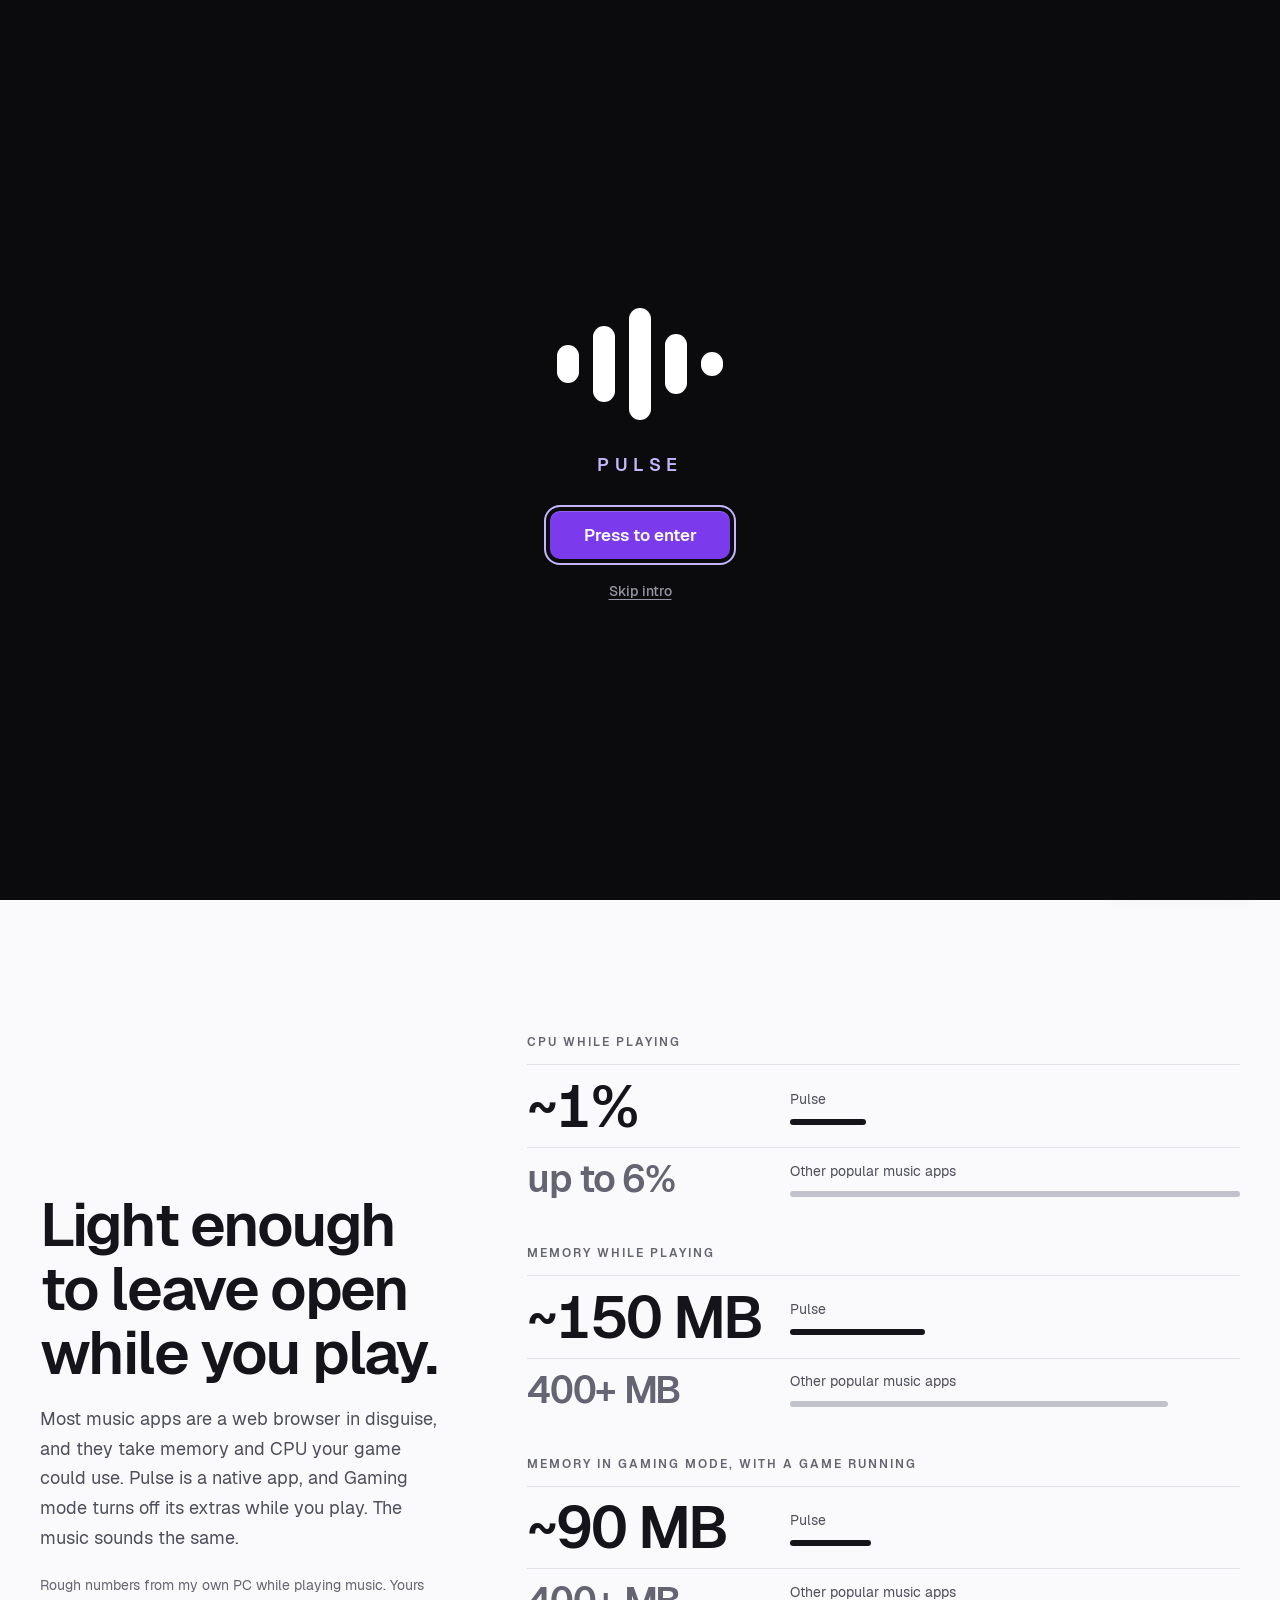
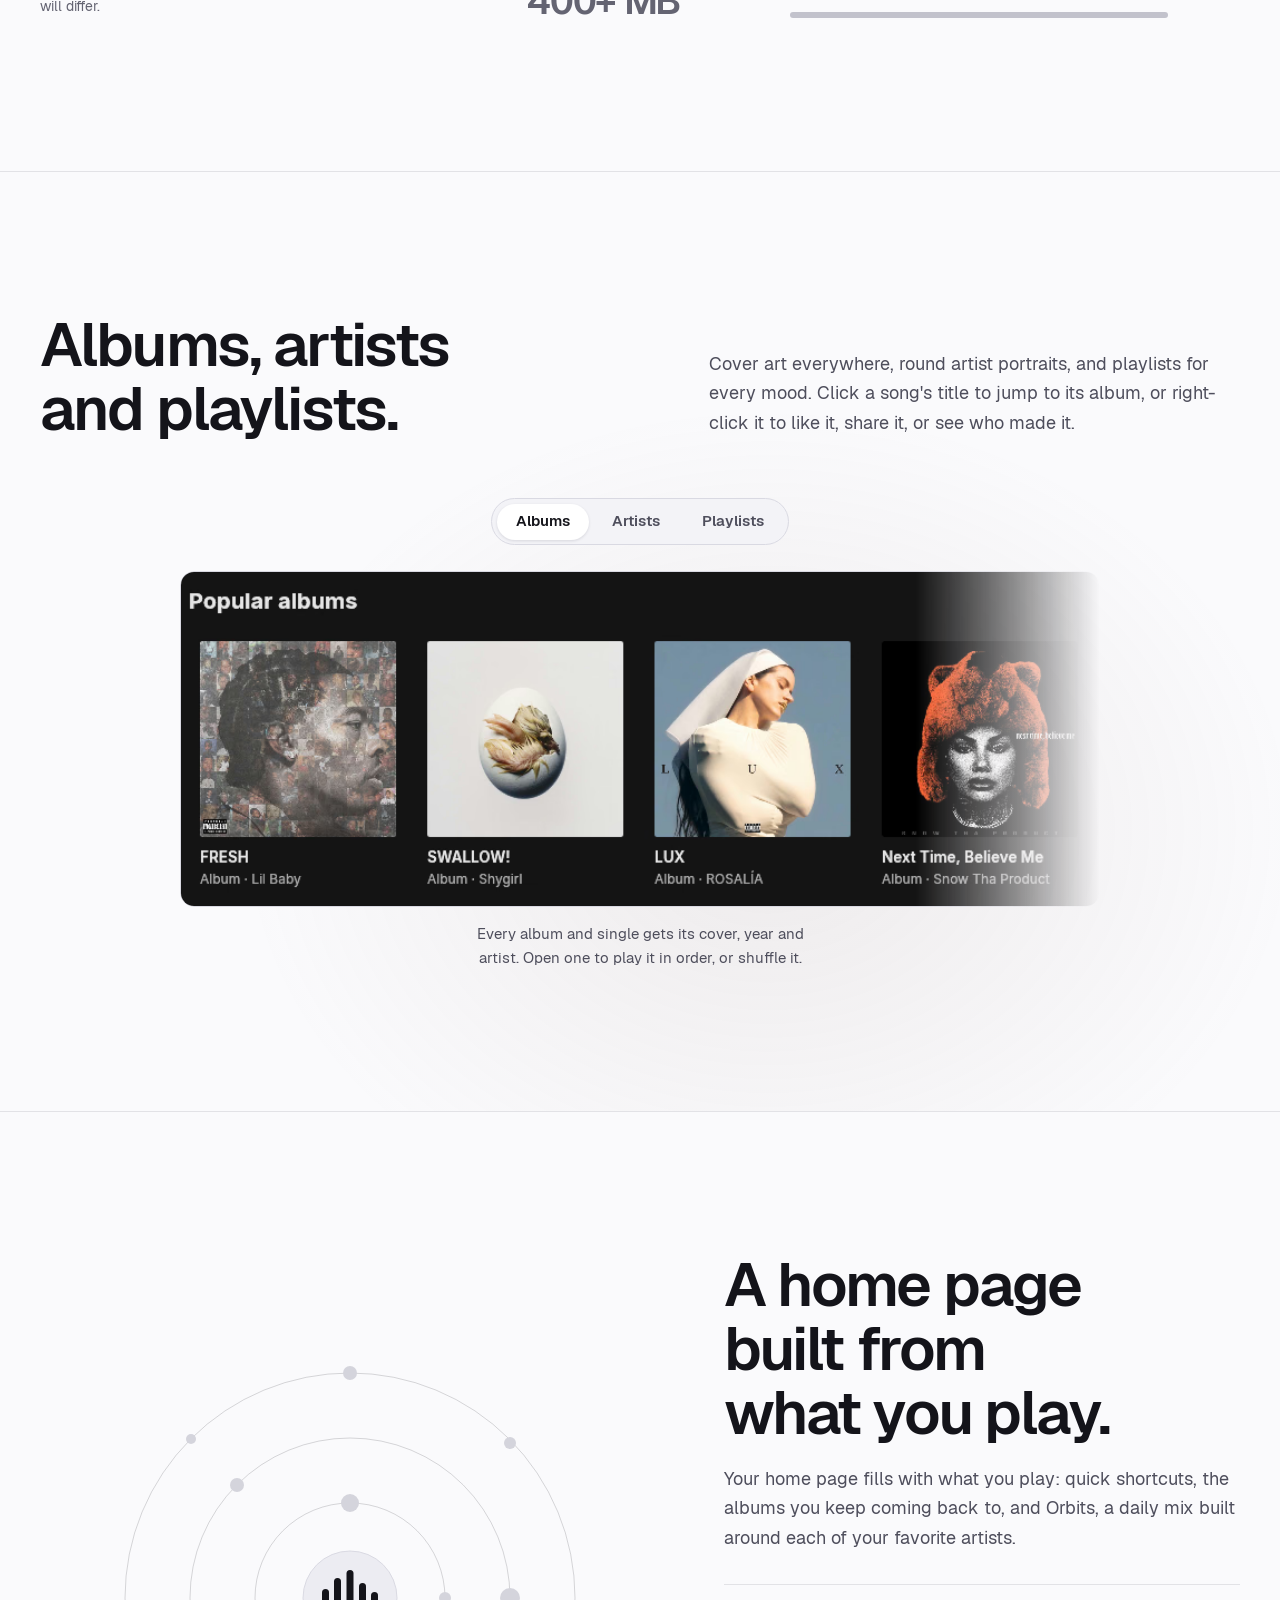
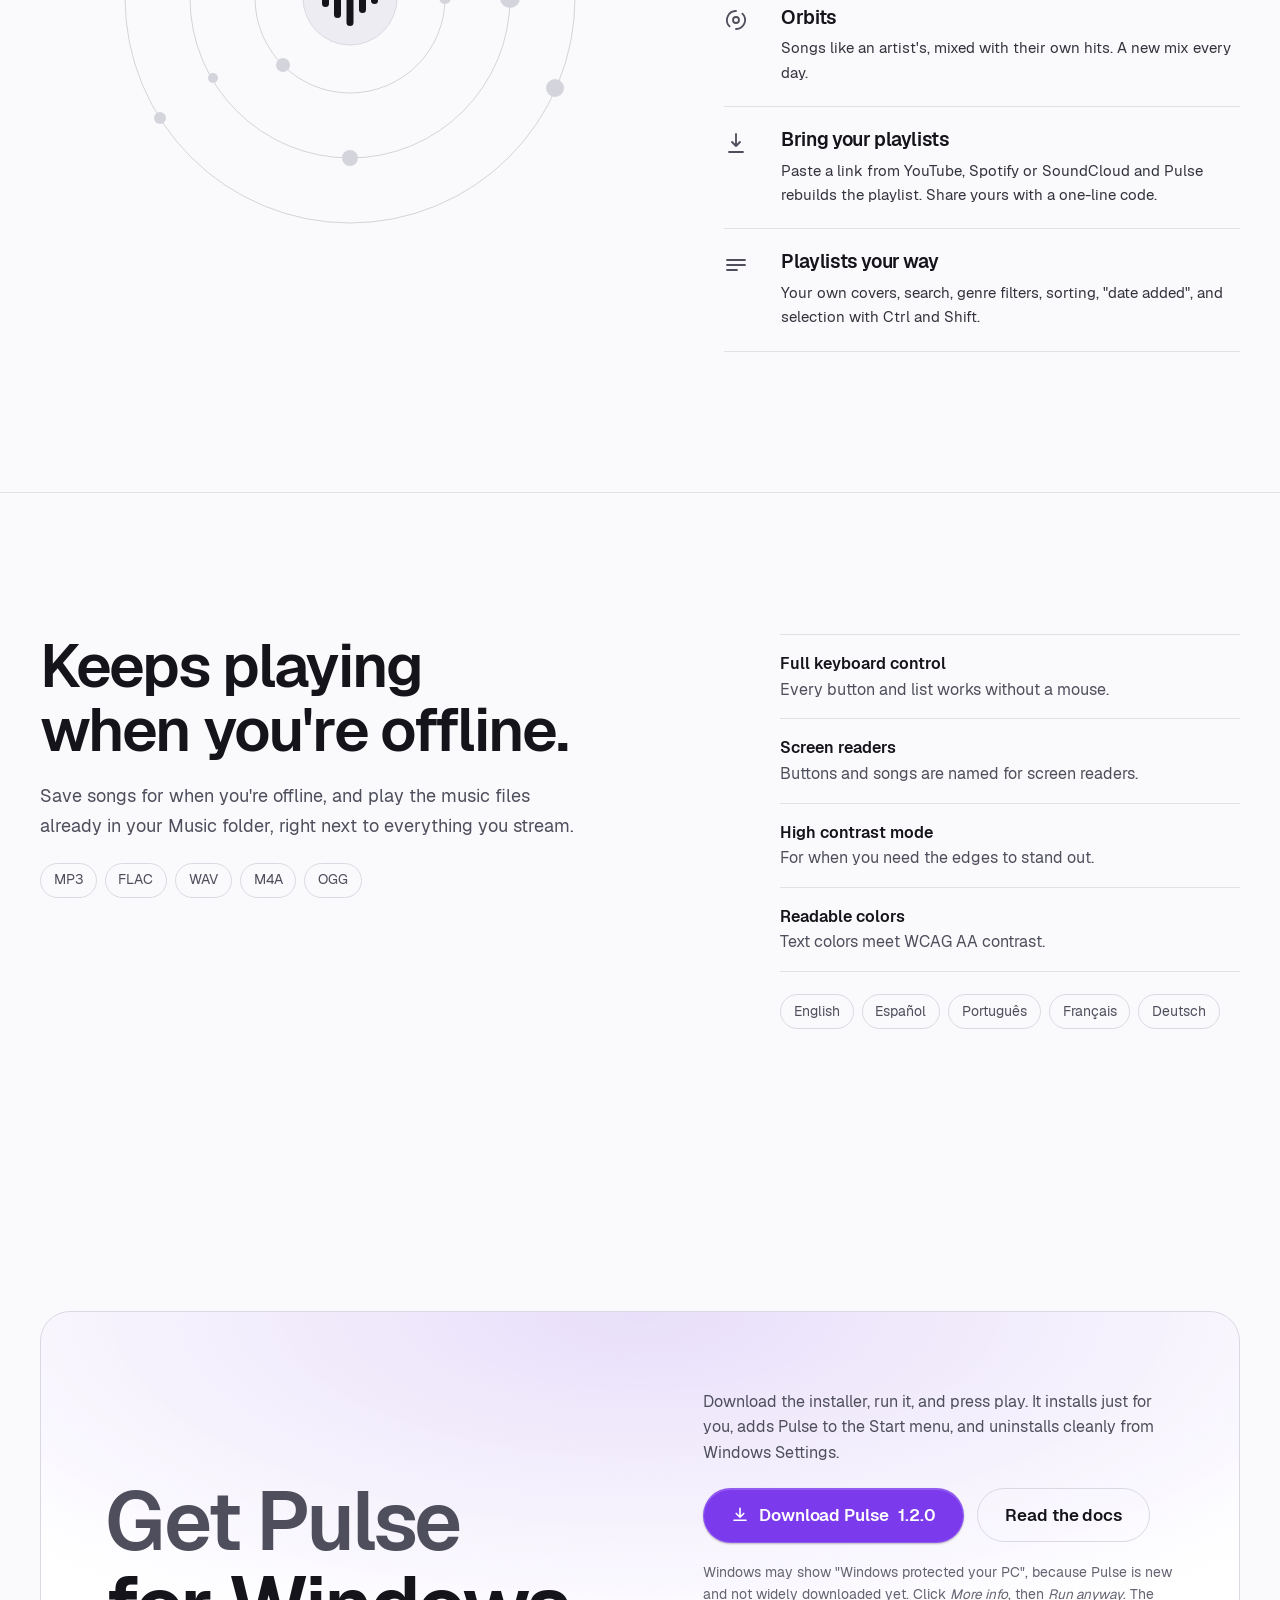
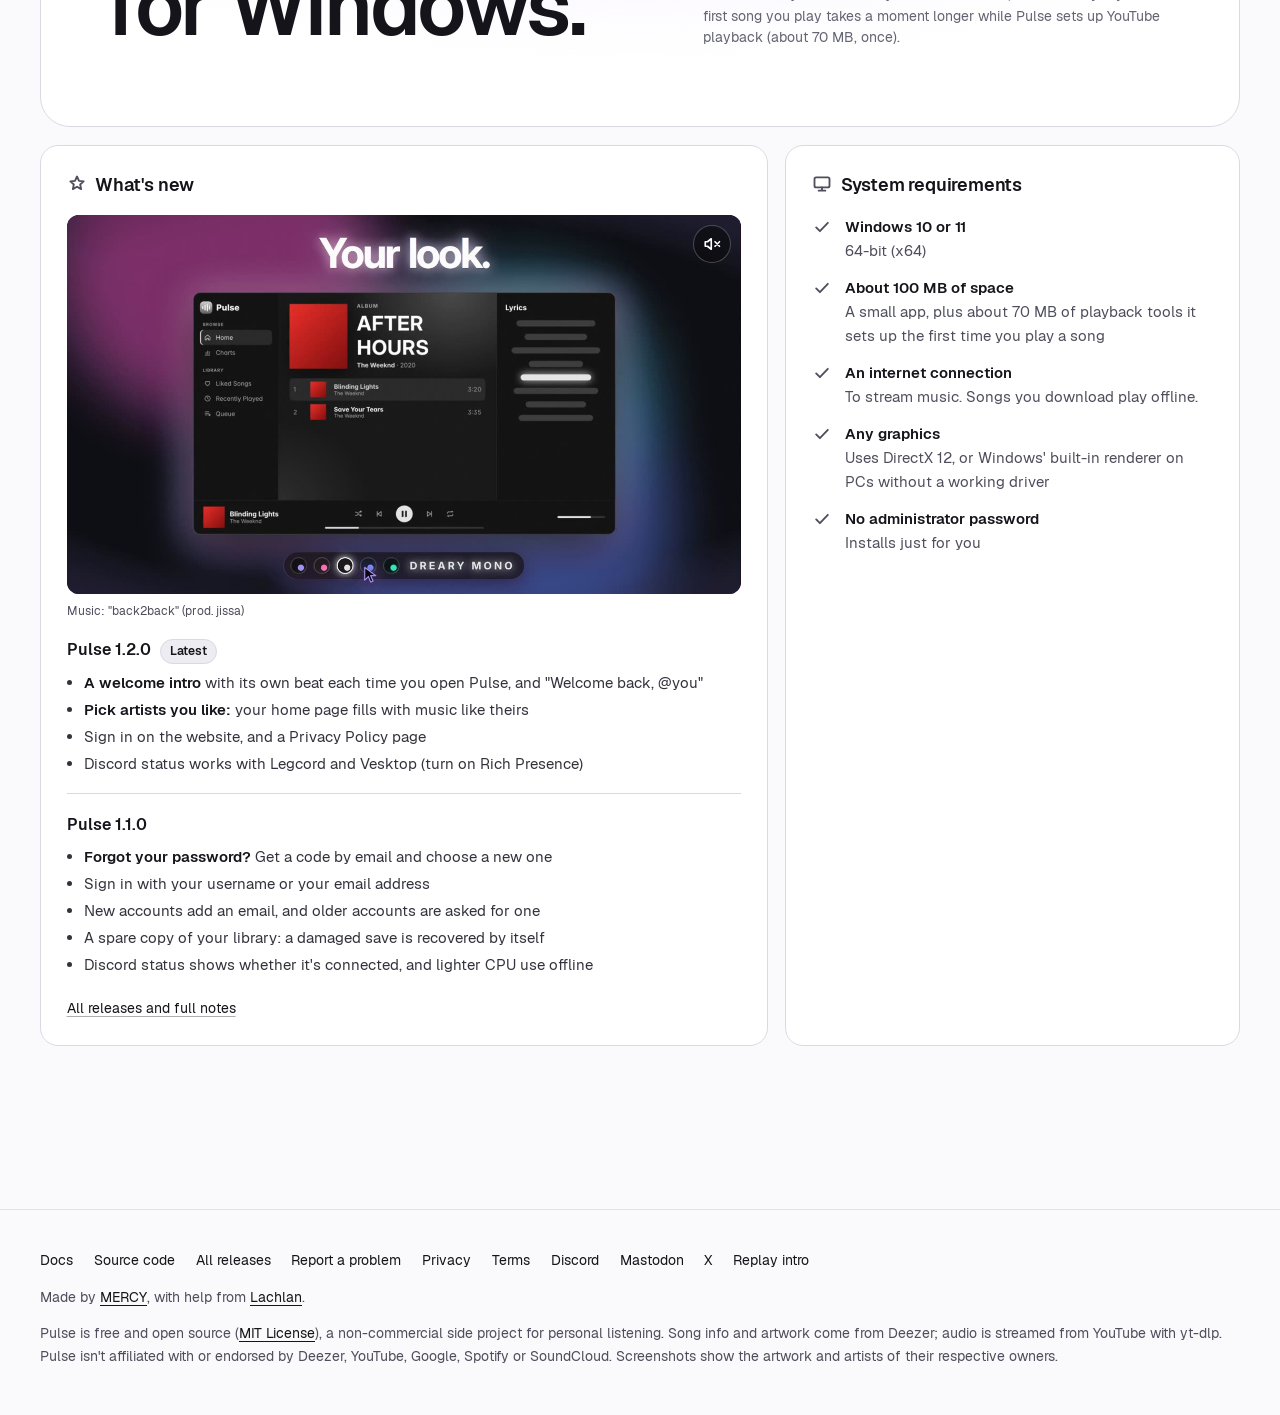
<file: index.html>
<!doctype html>
<html lang="en">
<head>
<meta charset="utf-8">
<script>try{var t=localStorage.getItem("pulse-theme");document.documentElement.dataset.theme=t||(matchMedia("(prefers-color-scheme: light)").matches?"light":"dark")}catch(e){document.documentElement.dataset.theme="dark"}</script>
<script>
// The intro: the first visit gets "Press to enter"; later visits get "Welcome back". Decided
// here, before anything is drawn, so the page doesn't flash first. See intro.js.
(function(){var m="none";try{var still=false,seen=localStorage.getItem("pulse-visited");if(seen)m="back";else if(!still&&!location.hash)m="intro";else localStorage.setItem("pulse-visited","1")}catch(e){}document.documentElement.setAttribute("data-intro",m)})();
</script>

<meta name="viewport" content="width=device-width, initial-scale=1">
<title>Pulse — a fast, native music player for Windows</title>
<meta name="description" content="Pulse is a free, open-source music player for Windows, written in Rust and made to run next to your games: about 90 MB of memory in Gaming mode. Search any artist, play full songs, import playlists. No account needed.">
<meta name="theme-color" content="#0b0b0e">
<link rel="canonical" href="https://listen2pulse.github.io/">
<link rel="icon" href="favicon.ico" sizes="any">
<link rel="icon" href="img/favicon-32.png" sizes="32x32" type="image/png">
<link rel="apple-touch-icon" href="img/apple-touch-icon.png">
<meta property="og:type" content="website">
<meta property="og:site_name" content="Pulse">
<meta property="og:url" content="https://listen2pulse.github.io/">
<meta property="og:title" content="Pulse — a fast, native music player for Windows">
<meta property="og:description" content="Pulse is a free, open-source music player for Windows, written in Rust and made to run next to your games: about 90 MB of memory in Gaming mode. Search any artist, play full songs, import playlists. No account needed.">
<meta property="og:image" content="https://listen2pulse.github.io/img/social-3.png">
<meta property="og:image:width" content="1200">
<meta property="og:image:height" content="630">
<meta property="og:image:alt" content="Pulse, a music player that leaves your games alone. Free, open source, about 90 MB in Gaming mode.">
<meta name="twitter:card" content="summary_large_image">
<meta name="twitter:image" content="https://listen2pulse.github.io/img/social-3.png">
<link rel="preload" href="fonts/geist-semibold.woff2" as="font" type="font/woff2" crossorigin>
<style>
@font-face { font-family: "Geist"; src: url("fonts/geist-regular.woff2") format("woff2"); font-weight: 400; font-display: swap; }
@font-face { font-family: "Geist"; src: url("fonts/geist-medium.woff2") format("woff2"); font-weight: 500; font-display: swap; }
@font-face { font-family: "Geist"; src: url("fonts/geist-semibold.woff2") format("woff2"); font-weight: 600 700; font-display: swap; }
@property --art { syntax: "<color>"; inherits: true; initial-value: transparent; }
:root {
  --bg: #0b0b0e;
  --bg-2: #0f0f13;
  --surface: #16161b;
  --surface-2: #1d1d24;
  --border: #2c2c36;
  --line: rgba(255, 255, 255, .08);
  --text: #ededf1;
  --muted: #a3a3b0;
  --faint: #80808e;
  --accent: #7c3aed;
  --accent-soft: #a78bfa;
  --radius: 14px;
  --wrap: 1200px;
  --display: "Geist", "Segoe UI Variable Display", "Segoe UI", system-ui, sans-serif;
  --body: "Geist", "Segoe UI Variable Text", "Segoe UI", system-ui, -apple-system, Arial, sans-serif;
  --ease: cubic-bezier(.2, .8, .2, 1);
  --ease-out: cubic-bezier(.16, 1, .3, 1);
  color-scheme: dark;
}
html[data-theme="light"] { --line: rgba(20, 20, 40, .1); --faint: #646472; }
*, *::before, *::after { box-sizing: border-box; }
html { -webkit-text-size-adjust: 100%; scroll-behavior: smooth; }
body { margin: 0; background: var(--bg); color: var(--text); font: 400 1rem/1.6 var(--body); -webkit-font-smoothing: antialiased; overflow-x: clip; }
img { display: block; max-width: 100%; height: auto; }
::selection { background: rgba(124, 58, 237, .45); color: #fff; }
html { scrollbar-color: #33333d var(--bg); accent-color: var(--accent); }
input, textarea { caret-color: var(--accent-soft); }
.tone { color: var(--muted); }
.tone b { color: var(--text); font-weight: inherit; }
a { color: var(--text); text-decoration-color: color-mix(in srgb, var(--text) 35%, transparent); text-underline-offset: 3px; }
a:hover { text-decoration-color: currentColor; }
a:focus-visible, .btn:focus-visible, button:focus-visible, input:focus-visible, [tabindex]:focus-visible { outline: 2px solid var(--accent-soft); outline-offset: 3px; border-radius: 10px; }
.wrap { width: min(100% - 2.5rem, var(--wrap)); margin-inline: auto; }
.wrap-wide { width: min(100% - 2.5rem, 1360px); margin-inline: auto; }
.skip { position: absolute; left: -9999px; top: 0; background: var(--text); color: var(--bg); padding: .6rem 1rem; z-index: 10; }
.skip:focus { left: 1rem; top: 1rem; }
.sr { position: absolute; width: 1px; height: 1px; overflow: hidden; clip-path: inset(50%); white-space: nowrap; }

/* ---------- Type ---------- */
h1, h2, h3 { font-family: var(--display); font-weight: 600; }
h2 { font-size: clamp(2.3rem, 4.8vw, 4.1rem); line-height: 1.04; letter-spacing: -.03em; margin: 0 0 1.2rem; text-wrap: balance; }
h2 em { font-style: normal; }
.lede-x { color: var(--muted); font-size: clamp(1.05rem, 1.4vw, 1.2rem); line-height: 1.65; max-width: 34rem; margin: 0 0 1.4rem; text-wrap: pretty; }
.note { color: var(--faint); font-size: .85rem; line-height: 1.55; }

/* ---------- Buttons ---------- */
.btn { position: relative; isolation: isolate; overflow: hidden; display: inline-flex; align-items: center; gap: .6rem; padding: .95rem 1.45rem; border-radius: 999px; border: 1px solid transparent; font: 600 1rem/1 var(--body); letter-spacing: -.005em; text-decoration: none;
  transition: transform .5s var(--ease-out), box-shadow .35s var(--ease), background-color .25s ease, border-color .25s ease, color .25s ease; }
.btn svg { transition: transform .35s var(--ease); }
.btn:active { transform: scale(.97); transition-duration: .08s; }
.btn-primary { background: var(--accent); border-color: rgba(255, 255, 255, .16); color: #fff; box-shadow: inset 0 1px 0 rgba(255, 255, 255, .18), 0 1px 2px rgba(0, 0, 0, .25); }
.btn-primary:hover { background: #8b5cf6; box-shadow: inset 0 1px 0 rgba(255, 255, 255, .28), 0 2px 6px rgba(0, 0, 0, .25); }
.btn-primary:hover svg { transform: translateY(2px); }
.btn-ghost { color: var(--text); background: transparent; border-color: var(--border); }
.btn-ghost:hover { border-color: color-mix(in srgb, var(--text) 30%, var(--border)); background: var(--surface); }
.btn-lg { padding: 1.1rem 1.7rem; font-size: 1.05rem; }
/* ---------- Hero ---------- */
.hero { position: relative; padding: 9rem 0 3rem; overflow: clip; }
.hero-copy { position: relative; z-index: 2; max-width: 42rem; }
h1 { font-size: clamp(3.2rem, 8.2vw, 7.4rem); line-height: .96; letter-spacing: -.035em; margin: 0 0 1.6rem; font-weight: 600; }
.hero .lede-x { font-size: clamp(1.08rem, 1.5vw, 1.28rem); max-width: 31rem; color: var(--muted); }
.cta { display: flex; flex-wrap: wrap; gap: .8rem; align-items: center; }
.meta { display: flex; flex-wrap: wrap; row-gap: .3rem; margin: 1.4rem 0 0; color: var(--faint); font-size: .88rem; }
.meta > span { white-space: nowrap; }
.meta > span:not(:last-child)::after { content: "·"; margin: 0 .55rem; }
@media all {
  .hero .rise { animation: rise 1.1s var(--ease-out) both; animation-delay: calc(var(--i, 0) * 90ms + 120ms); }
  html[data-intro="intro"] .hero .rise { animation-play-state: paused; }
  .hero .rise { animation-name: fade-up; }
  @keyframes fade-up { from { transform: translateY(16px); opacity: 0; } }
}

/* Hero: a short tagline on the left, the pitch on the right, the real app underneath. */
.hero-ed { display: grid; gap: 1.5rem; }
.hero h1 { font-size: clamp(2.5rem, 5.4vw, 4.6rem); line-height: 1.02; letter-spacing: -.035em; margin: 0 0 1.4rem; text-wrap: balance; }
.hero .cta { align-items: center; gap: 1.6rem; }
.hero-shot { margin-top: clamp(1.5rem, 4vw, 3rem); min-width: 0; }
/* Wide screens: the real app sits beside the pitch, so it's on screen from the start. */
@media (min-width: 1100px) {
  .hero { padding-top: 8rem; }
  .hero-ed { grid-template-columns: minmax(0, 5fr) minmax(0, 7fr); gap: clamp(2.5rem, 4vw, 4.5rem); align-items: center; }
  .hero h1 { font-size: clamp(3rem, 4.2vw, 4.1rem); }
  .hero-shot { margin: 0 calc((100vw - min(100vw - 2.5rem, var(--wrap))) / -2 + 1.25rem) 0 0; }
  .hero-shot .screen { border-radius: 14px 0 0 14px; }
  .hero-shot .caption { flex-direction: column; gap: .2rem; padding-right: 1.25rem; }
}
.hero-shot .screen { transform: none; border-radius: 14px; overflow: hidden; }
/* At a glance: one quiet line of facts under the hero */
.facts { position: relative; z-index: 1; margin-top: clamp(2rem, 5vw, 4rem); border-top: 1px solid var(--line); }
.facts ul { display: grid; grid-template-columns: repeat(auto-fit, minmax(150px, 1fr)); list-style: none; margin: 0; padding: 0; }
.facts li { padding: 1.3rem 1.2rem 0 0; }
.facts li + li { padding-left: 1.2rem; border-left: 1px solid var(--line); }
.facts strong { display: block; font: 600 1.55rem/1.1 var(--display); letter-spacing: -.03em; }
.facts span { color: var(--muted); font-size: .88rem; }
@media (max-width: 640px) { .facts ul { grid-template-columns: 1fr 1fr; } .facts li, .facts li + li { padding: 1rem 0 0; border: 0; } }

/* ---------- Sections ---------- */
section { position: relative; padding: clamp(5rem, 11vw, 9rem) 0; }
.rule { border-top: 1px solid var(--line); }
.split { display: grid; gap: clamp(2.5rem, 5vw, 5rem); align-items: center; }
.split > *, .twin > *, .perf-grid > *, .discover-head > *, .themes-head > * { min-width: 0; }
@media (min-width: 980px) { .split { grid-template-columns: minmax(0, 5fr) minmax(0, 6fr); } .split.flip { grid-template-columns: minmax(0, 6fr) minmax(0, 5fr); } .split.flip > :first-child { order: 2; } }
.shot { border-radius: var(--radius); border: 1px solid var(--border); overflow: hidden; background: var(--surface); }

/* ---------- 02 Performance: big numbers ---------- */
.perf-grid { display: grid; gap: 3rem; }
@media (min-width: 980px) { .perf-grid { grid-template-columns: minmax(0, 4fr) minmax(0, 7fr); gap: 5rem; align-items: end; } }
.vs { display: grid; gap: 2.4rem; }
.vs-row h3 { margin: 0 0 1rem; font: 600 .78rem/1 var(--body); letter-spacing: .16em; text-transform: uppercase; color: var(--faint); }
.vs-line { display: grid; grid-template-columns: minmax(0, 15rem) 1fr; gap: 1.4rem; align-items: center; padding: .7rem 0; border-top: 1px solid var(--line); }
.vs-line b { white-space: nowrap; font: 600 clamp(2.2rem, 4.6vw, 4rem)/1 var(--display); letter-spacing: -.035em; font-variant-numeric: tabular-nums; }
@media (max-width: 600px) { .vs-line { grid-template-columns: 1fr; gap: .6rem; } }
.vs-line.them b { color: var(--faint); font-size: clamp(1.6rem, 3vw, 2.4rem); }
.vs-line span { display: grid; gap: .5rem; color: var(--muted); font-size: .9rem; }
.vs-line i { display: block; height: 6px; border-radius: 3px; width: var(--to); background: var(--text); transform-origin: left; }
.vs-line.them i { background: #5a5a66; }
@media all { .vs-line i { transform: scaleX(0); transition: transform 1.4s var(--ease-out) .2s; } .vs.seen .vs-line i { transform: none; } .vs.seen .them i { transition-delay: .45s; } }

/* ---------- 03 Discover: a big screenshot that settles as you scroll ---------- */
.discover-head { display: grid; gap: 2rem; margin-bottom: clamp(3rem, 6vw, 5rem); }
@media (min-width: 980px) { .discover-head { grid-template-columns: minmax(0, 6fr) minmax(0, 5fr); align-items: end; } }
.screen { transform: rotateX(calc((1 - var(--p)) * 16deg)) scale(calc(.92 + var(--p) * .08)); transform-origin: 50% 0; box-shadow: 0 60px 140px -40px rgba(0, 0, 0, .85), 0 0 0 1px rgba(255, 255, 255, .03); will-change: transform; }
.screen::after { content: ""; position: absolute; inset: 0; pointer-events: none; background: linear-gradient(180deg, rgba(255, 255, 255, calc((1 - var(--p)) * .06)), transparent 40%); }
.screen { position: relative; }
.screen img, .screen video { display: block; width: 100%; height: auto; }
.demo-video { margin: 0; }
.demo-video video, .launch video { cursor: pointer; }
.demo-video .launch-sound { position: absolute; right: 1rem; top: 1rem; z-index: 2; width: 44px; height: 44px; }
.caption .playing { display: inline-flex; align-items: center; }
.eq { display: inline-flex; align-items: flex-end; gap: 2px; width: 0; height: 12px; overflow: hidden; opacity: 0; transition: width .3s var(--ease-out), opacity .3s; }
.eq i { width: 2px; border-radius: 1px; background: var(--text); height: 30%; }
.hero-shot:has(#search-sound[aria-pressed="true"]) .eq { width: 14px; margin-right: .55rem; opacity: 1; }
.hero-shot:has(#search-sound[aria-pressed="true"]) .hint { display: none; }
@media all {
  .hero-shot:has(#search-sound[aria-pressed="true"]) .eq i { animation: eq .9s ease-in-out infinite alternate; }
  .eq i:nth-child(2) { animation-delay: -.3s !important; } .eq i:nth-child(3) { animation-delay: -.6s !important; } .eq i:nth-child(4) { animation-delay: -.15s !important; }
  @keyframes eq { 0% { height: 25%; } 50% { height: 100%; } 100% { height: 45%; } }
}
.caption { display: flex; justify-content: space-between; gap: 1rem; flex-wrap: wrap; margin-top: 1rem; color: var(--faint); font-size: .85rem; }

/* ---------- 04 Browse: tabs over real screenshots ---------- */
/* The section borrows a soft wash of colour from the artwork on show (home.js sets --art). */
#browse { isolation: isolate; transition: --art 1.2s var(--ease); }
#browse::before { content: ""; position: absolute; inset: 0; z-index: -1; pointer-events: none; background: radial-gradient(55% 60% at 60% 70%, color-mix(in srgb, var(--art) 22%, transparent), transparent 75%); }
html[data-theme="light"] #browse::before { background: radial-gradient(55% 60% at 60% 70%, color-mix(in srgb, var(--art) 12%, transparent), transparent 75%); }
.tabs { position: relative; display: inline-flex; gap: .2rem; padding: .3rem; border-radius: 999px; border: 1px solid var(--border); background: var(--bg-2); margin-bottom: 1.6rem; }
.tabs button { position: relative; z-index: 1; padding: .65rem 1.2rem; border: 0; border-radius: 999px; background: none; color: var(--muted); font: 600 .92rem/1 var(--body); cursor: pointer; transition: color .25s; }
.tabs button[aria-selected="true"] { color: var(--text); }
.tabs .tab-pill { position: absolute; z-index: 0; top: .3rem; bottom: .3rem; left: 0; width: 0; border-radius: 999px; background: var(--surface-2); box-shadow: 0 1px 2px rgba(0, 0, 0, .3), inset 0 1px 0 rgba(255, 255, 255, .05); transition: transform .5s var(--ease-out), width .5s var(--ease-out); }
.panels { position: relative; display: grid; grid-template-columns: minmax(0, 1fr); max-width: 920px; margin-inline: auto; }
.panels > [role="tabpanel"] { min-width: 0; grid-area: 1 / 1; transition: opacity .5s var(--ease), transform .7s var(--ease-out); }
.panels > [role="tabpanel"][hidden] { display: block; visibility: hidden; opacity: 0; transform: translateY(14px) scale(.985); pointer-events: none; }
.panels .shot { mask-image: linear-gradient(90deg, #000 80%, transparent); -webkit-mask-image: linear-gradient(90deg, #000 80%, transparent); }
.panels .shot img { width: 100%; }
.browse-body { text-align: center; }
.browse-body .panels { text-align: left; }
.panels p { text-align: center; text-wrap: balance; margin: .9rem auto 0; color: var(--muted); font-size: .95rem; max-width: 40rem; }
@media (max-width: 700px) { .panels .shot { overflow-x: auto; mask-image: none; -webkit-mask-image: none; } .panels .shot img { width: 760px; max-width: none; } }

/* ---------- 05 Made for you: Orbits ---------- */
.orbit { position: relative; aspect-ratio: 1; width: min(100%, 500px); margin-inline: auto; }
.orbit svg { width: 100%; height: 100%; overflow: visible; }
.orbit svg { shape-rendering: geometricPrecision; }
/* Strokes stay exactly 1 screen pixel at any size, so the rings and dots stay sharp
   (a 1-unit line in a 500-unit drawing shown at 400px would be a fuzzy 0.8px). */
.orbit .ring, .orbit .dot, .orbit .core { vector-effect: non-scaling-stroke; }
.orbit .ring { fill: none; stroke: color-mix(in srgb, var(--text) 16%, transparent); stroke-width: 1; }
.orbit .spin { transform-origin: 250px 250px; transform-box: view-box; }
/* Like real orbits: everything goes the same way, and the closer in, the faster. They run
   even with reduced motion turned on (slow, small and not a flash), just at half speed. */
.orbit .spin { animation: orbit 26s linear infinite paused; }
.orbit .spin.b { animation-duration: 48s; animation-delay: -12s; }
.orbit .spin.c { animation-duration: 82s; animation-delay: -30s; }
.orbit.on .spin { animation-play-state: running; }
@keyframes orbit { to { transform: rotate(360deg); } }
.orbit .dot { fill: #3a3a45; stroke: none; }
html[data-theme="light"] .orbit .dot { fill: #d4d4dc; }
.orbit .dot.hot { fill: var(--text); stroke: none; }
.orbit .core { fill: var(--surface-2); stroke: var(--border); }
.orbit .core-bars { fill: var(--text); }
.trio { display: grid; gap: 0; margin-top: 2rem; border-top: 1px solid var(--line); }
.trio article { display: grid; grid-template-columns: 2.6rem 1fr; gap: .2rem 1rem; padding: 1.3rem 0; border-bottom: 1px solid var(--line); }
.trio svg { width: 24px; height: 24px; color: var(--muted); grid-row: span 2; margin-top: .15rem; }
.trio h3 { margin: 0; font: 600 1.2rem/1.25 var(--display); letter-spacing: -.02em; }
.trio p { margin: .2rem 0 0; color: var(--muted); font-size: .96rem; }

/* ---------- 07 Everywhere: offline, local files, accessibility ---------- */
.formats, .langs { display: flex; flex-wrap: wrap; gap: .5rem; margin: 0; padding: 0; list-style: none; }
.formats li { padding: .35rem .8rem; border-radius: 999px; border: 1px solid var(--border); color: var(--muted); font-size: .85rem; font-variant-numeric: tabular-nums; }
.twin { display: grid; gap: 4rem; }
@media (min-width: 980px) { .twin { grid-template-columns: minmax(0, 7fr) minmax(0, 5fr); gap: 6rem; } }
.a11y { list-style: none; margin: 0; padding: 0; border-top: 1px solid var(--line); }
.a11y li { display: flex; gap: 1rem; align-items: baseline; padding: 1rem 0; border-bottom: 1px solid var(--line); }
.a11y li span { color: var(--muted); }
.a11y li strong { display: block; color: var(--text); font-weight: 600; }
.langs { display: flex; flex-wrap: wrap; gap: .5rem; margin-top: 1.4rem; }
.langs span { padding: .35rem .8rem; border-radius: 999px; border: 1px solid var(--border); color: var(--muted); font-size: .85rem; }

/* ---------- Download ---------- */
.download .box { position: relative; overflow: hidden; display: grid; gap: 2rem; align-items: end; padding: clamp(2.5rem, 6vw, 5rem) clamp(1.5rem, 5vw, 4.5rem); border-radius: 30px; border: 1px solid var(--border);
  background: var(--surface); }
@media (min-width: 900px) { .download .box { grid-template-columns: minmax(0, 1.2fr) minmax(0, 1fr); } }
.download .box h2 { font-size: clamp(2.8rem, 6.4vw, 5.6rem); margin: 0; }
.download .box p { color: var(--muted); margin: 0 0 1.4rem; max-width: 30rem; }
.download .box small { display: block; color: var(--faint); max-width: 34rem; margin-top: 1.2rem; font-size: .85rem; }
.download .box > div { position: relative; z-index: 1; }
.download .info { margin-top: 1.1rem; }

footer { border-top: 1px solid var(--line); padding: 2.4rem 0 3rem; color: var(--muted); font-size: .88rem; }
footer .wrap { display: grid; gap: .9rem; }
footer nav { display: flex; gap: 1.3rem; flex-wrap: wrap; }
footer a { color: var(--text); text-decoration: none; }
footer a:hover { text-decoration: underline; }

/* ---------- Light theme ---------- */
html[data-theme="light"] .pd, html[data-theme="light"] .eq { box-shadow: 0 40px 100px -40px rgba(30, 20, 60, .25); }
html[data-theme="light"] .screen { box-shadow: 0 50px 120px -40px rgba(30, 20, 60, .3); }
html[data-theme="light"] .tabs .tab-pill { box-shadow: 0 1px 3px rgba(20, 20, 40, .12); background: var(--surface); }
html[data-theme="light"] .vs-line.them i { background: #c2c2cc; }

/* What's new + system requirements, above the download box */
.info { display: grid; gap: 1.1rem; margin-bottom: 1.4rem; text-align: left; }
@media (min-width: 880px) { .info { grid-template-columns: 1.6fr 1fr; } }
.panel { background: var(--surface); border: 1px solid var(--border); border-radius: 18px; padding: 1.5rem 1.6rem; }
.panel h3 { margin: 0 0 1rem; font-size: 1.15rem; letter-spacing: -.01em; display: flex; align-items: center; gap: .55rem; }
.panel h3 svg { color: var(--muted); }
.rel + .rel { border-top: 1px solid var(--border); margin-top: 1.1rem; padding-top: 1.1rem; }
.rel header { display: flex; align-items: baseline; gap: .6rem; flex-wrap: wrap; margin-bottom: .45rem; }
.rel header b { font-size: 1.02rem; }
.rel header .tag { font-size: .75rem; font-weight: 600; color: var(--text); background: var(--surface-2); border: 1px solid var(--border); border-radius: 999px; padding: .1rem .55rem; }
.rel header time { color: var(--muted); font-size: .85rem; }
.rel ul { margin: 0; padding-left: 1.1rem; color: var(--muted); font-size: .93rem; }
.rel li { margin: .2rem 0; }
.rel li b { color: var(--text); font-weight: 600; }
.rel .more { display: inline-block; margin-top: .4rem; font-size: .88rem; }
.panel .all { display: inline-block; margin-top: 1.1rem; font-size: .9rem; }
.reqs { list-style: none; margin: 0; padding: 0; display: grid; gap: .85rem; }
.reqs li { display: grid; grid-template-columns: 22px 1fr; gap: .7rem; align-items: start; font-size: .93rem; color: var(--muted); }
.reqs li svg { color: var(--muted); margin-top: 2px; }
.reqs li b { display: block; color: var(--text); font-weight: 600; }

/* Gallery: screenshots open full size */
[data-zoom]:focus-visible { outline: 3px solid var(--accent-soft); outline-offset: 3px; }
.lightbox { position: fixed; inset: 0; z-index: 60; display: grid; grid-template-rows: auto 1fr auto; background: rgba(6, 6, 9, .94); }
.lightbox[hidden] { display: none; }
@supports (backdrop-filter: blur(6px)) { .lightbox { background: rgba(6, 6, 9, .82); backdrop-filter: blur(6px); } }
.lb-top { display: flex; align-items: center; justify-content: space-between; padding: 14px 18px; color: var(--muted); font-size: .9rem; }
.lb-stage { display: grid; place-items: center; padding: 0 clamp(12px, 6vw, 80px); min-height: 0; }
.lb-stage img { max-width: 100%; max-height: calc(100vh - 150px); width: auto; height: auto; border-radius: 12px; border: 1px solid var(--border); box-shadow: 0 30px 90px rgba(0, 0, 0, .7); background: var(--surface); }
.lb-cap { text-align: center; color: var(--muted); padding: 12px 18px 20px; font-size: .92rem; max-width: 60rem; margin: 0 auto; }
.lb-btn { background: rgba(29, 29, 36, .9); color: var(--text); border: 1px solid var(--border); border-radius: 999px; width: 44px; height: 44px; display: grid; place-items: center; font-size: 1.3rem; line-height: 1; }
.lb-btn:hover { border-color: var(--muted); }
.lb-btn:focus-visible { outline: 3px solid var(--accent-soft); outline-offset: 2px; }
.lb-prev, .lb-next { position: absolute; top: 50%; transform: translateY(-50%); }
.lb-prev { left: 14px; } .lb-next { right: 14px; }
@media (max-width: 600px) { .lb-prev, .lb-next { top: auto; bottom: 14px; transform: none; } }


/* Intro (first visit) and "Welcome back" (later visits): see intro.js */
#intro { position: fixed; inset: 0; z-index: 1000; place-items: center; background: #0b0b0e; color: #fff; }
html[data-intro="intro"] #intro { display: grid; }
html[data-intro="intro"] body { overflow: hidden; }
.intro-inner { display: grid; justify-items: center; gap: 1.4rem; text-align: center; padding: 2rem; }
.intro-bars { display: flex; align-items: center; gap: 14px; height: 130px; }
.intro-bars i { display: block; width: 22px; border-radius: 11px; background: #fff; transform-origin: 50% 50%; animation: intro-breathe 1.6s ease-in-out infinite; }
.intro-bars i:nth-child(1) { height: 38px; animation-delay: -.2s; }
.intro-bars i:nth-child(2) { height: 76px; animation-delay: -.5s; }
.intro-bars i:nth-child(3) { height: 112px; animation-delay: -.8s; }
.intro-bars i:nth-child(4) { height: 60px; animation-delay: -1.1s; }
.intro-bars i:nth-child(5) { height: 24px; animation-delay: -1.4s; }
#intro.playing .intro-bars i { animation: none; }
.intro-bars i.hit { animation: intro-hop .34s cubic-bezier(.3, 1.6, .5, 1); }
.intro-bars i.hit-all { background: #fff; transition: background .15s, box-shadow .15s; }
@keyframes intro-breathe { 50% { transform: scaleY(.88); opacity: .85; } }
@keyframes intro-hop { 35% { transform: translateY(-16px) scaleY(1.3); } }
.intro-name { margin: 0; font-size: 1.1rem; font-weight: 700; letter-spacing: .32em; text-transform: uppercase; color: #c4b5fd; }
.intro-enter { margin-top: .6rem; padding: .95rem 2.1rem; border: 0; border-radius: 999px; font: 600 1.05rem/1 var(--body); color: #fff; background: #7c3aed; box-shadow: inset 0 1px 0 rgba(255, 255, 255, .2); cursor: pointer; transition: transform .2s cubic-bezier(.2, .8, .2, 1), box-shadow .2s; }
.intro-enter:hover { transform: translateY(-1px); background: #8b5cf6; }
.intro-enter:focus-visible, .intro-skip:focus-visible { outline: 2px solid #c4b5fd; outline-offset: 4px; }
.intro-skip { border: 0; background: none; color: #9696a4; font: 500 .9rem var(--body); cursor: pointer; text-decoration: underline; text-underline-offset: 3px; }
.intro-skip:hover { color: #ededf1; }
#intro.playing .intro-enter, #intro.playing .intro-skip, #intro.playing .intro-name { opacity: 0; transition: opacity .25s; pointer-events: none; }
.intro-wall { position: fixed; z-index: 1001; background: linear-gradient(135deg, #a78bfa, #7c3aed 55%, #5b21b6); pointer-events: none; }
/* The top of the page eases in once the intro is done. */
.hero-ed > * { transition: opacity .8s ease, transform 1s cubic-bezier(.2, .8, .2, 1); }
.hero-ed > :nth-child(2) { transition-delay: .15s; }
html[data-intro="intro"] .hero-ed > * { opacity: 0; transform: translateY(18px); }
.welcome { position: fixed; left: 50%; top: 50%; z-index: 1000; display: flex; align-items: center; gap: .8rem; padding: 1rem 1.6rem; border-radius: 16px; border: 1px solid rgba(255, 255, 255, .1); background: rgba(22, 22, 27, .94); color: #fff; font-size: 1.2rem; font-weight: 700; box-shadow: 0 20px 60px rgba(0, 0, 0, .4); opacity: 0; transform: translate(-50%, -50%) scale(.96); transition: opacity .35s ease, transform .45s cubic-bezier(.2, .8, .2, 1); cursor: pointer; }
.welcome.shown { opacity: 1; transform: translate(-50%, -50%) scale(1); }
.welcome-bars { display: flex; align-items: center; gap: 3px; height: 22px; }
.welcome-bars i { display: block; width: 4px; border-radius: 2px; background: #a78bfa; animation: intro-breathe .9s ease-in-out infinite; }
.welcome-bars i:nth-child(1) { height: 8px; } .welcome-bars i:nth-child(2) { height: 15px; animation-delay: -.2s; } .welcome-bars i:nth-child(3) { height: 22px; animation-delay: -.4s; } .welcome-bars i:nth-child(4) { height: 12px; animation-delay: -.6s; } .welcome-bars i:nth-child(5) { height: 6px; animation-delay: -.8s; }
@media (max-width: 520px) { .intro-bars { gap: 10px; height: 100px; } .intro-bars i { width: 17px; } .welcome { font-size: 1.05rem; padding: .85rem 1.2rem; white-space: nowrap; } }
</style>
<link rel="stylesheet" href="site.css">
<script defer src="stats.js"></script>
<link rel="stylesheet" href="vendor/lenis.css">
<script defer src="vendor/lenis.min.js"></script>
<script defer src="smooth.js"></script>
</head>
<body>
<div id="intro" hidden role="dialog" aria-modal="true" aria-label="Welcome to Pulse">
  <div class="intro-inner">
    <div class="intro-bars" aria-hidden="true"><i></i><i></i><i></i><i></i><i></i></div>
    <p class="intro-name">Pulse</p>
    <button class="intro-enter" type="button">Press to enter</button>
    <button class="intro-skip" type="button" onclick="document.documentElement.setAttribute('data-intro','done')">Skip intro</button>
  </div>
</div>
<a class="skip" href="#main">Skip to content</a>

<header class="top">
  <div class="nav">
    <a class="brand" href="#" aria-label="Pulse home">
      <svg width="30" height="30" viewBox="0 0 30 30" aria-hidden="true"><defs><linearGradient id="g" x1="0" y1="0" x2="0" y2="1"><stop offset="0" stop-color="#a78bfa"/><stop offset="1" stop-color="#7c3aed"/></linearGradient></defs><rect width="30" height="30" rx="8" fill="url(#g)"/><g fill="#fff"><rect x="7" y="12" width="2.4" height="6" rx="1.2"/><rect x="11" y="8.5" width="2.4" height="13" rx="1.2"/><rect x="15" y="6" width="2.4" height="18" rx="1.2"/><rect x="19" y="10" width="2.4" height="10" rx="1.2"/><rect x="23" y="13" width="2.4" height="4" rx="1.2"/></g></svg>
      Pulse
    </a>
    <nav aria-label="Main">
      <ul>
        <li><a href="#performance">Performance</a></li>
        <li><a href="docs/">Docs</a></li>
        <li><a href="https://github.com/mercy123xz/Pulse">GitHub</a></li>
      </ul>
    </nav>
    <a class="btn btn-ghost" href="#download">Download</a>
  </div>
</header>

<main id="main">
  <section class="hero" id="top" aria-labelledby="hero-title">
    <div class="wrap">
      <div class="hero-ed">
        <div class="hero-copy">
          <h1 id="hero-title" class="rise tone" style="--i:1">A music player <b>that leaves your games alone.</b></h1>
          <p class="lede-x rise" style="--i:2">Full songs, no ads, and you don't need an account. Pulse uses around 150 MB of memory while it plays, and about 90 MB with Gaming mode on.</p>
          <div class="cta rise" style="--i:3">
            <a class="btn btn-primary btn-lg js-download" href="download/">
              <svg width="18" height="18" viewBox="0 0 24 24" fill="none" stroke="currentColor" stroke-width="2.2" stroke-linecap="round" stroke-linejoin="round" aria-hidden="true"><path d="M12 3v12m0 0-5-5m5 5 5-5M4 19h16"/></svg>
              Download for Windows
            </a>
          </div>
          <p class="meta rise" style="--i:4"><span>Free and open source</span><span>Windows 10 and 11</span><span>Version <span class="js-version">1.2.0</span></span><span>about 10 MB</span><span>no administrator password</span></p>
        </div>
      <div class="hero-shot rise" style="--i:5">
        <figure class="shot screen demo-video">
          <video id="search-demo" src="media/search-demo.mp4" poster="media/search-demo.jpg" width="1920" height="1032" muted loop playsinline preload="metadata" aria-label="Screen recording: searching for an artist in Pulse, opening their page and playing a song"></video>
          <button class="launch-sound" id="search-sound" type="button" aria-pressed="false" aria-label="Turn sound on">
            <svg class="i-off" width="18" height="18" viewBox="0 0 24 24" fill="none" stroke="currentColor" stroke-width="2.2" stroke-linecap="round" stroke-linejoin="round" aria-hidden="true"><path d="M11 5 6 9H3v6h3l5 4zM22 9l-6 6M16 9l6 6"/></svg>
            <svg class="i-on" width="18" height="18" viewBox="0 0 24 24" fill="none" stroke="currentColor" stroke-width="2.2" stroke-linecap="round" stroke-linejoin="round" aria-hidden="true"><path d="M11 5 6 9H3v6h3l5 4zM15.5 8.5a5 5 0 0 1 0 7M18.5 5.5a9 9 0 0 1 0 13"/></svg>
          </button>
        </figure>
        <p class="caption"><span>Pulse on Windows: searching for an artist and playing a song.</span><span class="playing"><span class="eq" aria-hidden="true"><i></i><i></i><i></i><i></i></span>Music: <a href="https://open.spotify.com/track/6YGcI1fV68ZAuL58rf9Cmv">"DETACHED" by playonce?</a>.<span class="hint">&nbsp;Click the video for sound.</span></span></p>
      </div>
      </div>
    </div>
    <div class="wrap">
      <div class="facts" aria-label="At a glance">
        <ul>
          <li><strong>~10 MB</strong><span>installer</span></li>
          <li><strong>Native</strong><span>Rust and DirectX 12, no web browser inside</span></li>
          <li><strong>5 themes</strong><span>or make your own</span></li>
          <li><strong>~90 MB</strong><span>of memory in Gaming mode</span></li>
        <li><strong>5 languages</strong><span>English, Español, Português, Français, Deutsch</span></li>
          <li><strong>0 accounts</strong><span>needed to listen. <a href="privacy/">Optional accounts</a> are stored on Cloudflare</span></li>
        </ul>
      </div>
    </div>
  </section>

  <section id="performance" class="rule" aria-labelledby="perf-title">
    <div class="wrap perf-grid">
      <div>
        <h2 id="perf-title" data-reveal>Light enough to leave open while you play.</h2>
        <p class="lede-x" data-reveal>Most music apps are a web browser in disguise, and they take memory and CPU your game could use. Pulse is a native app, and Gaming mode turns off its extras while you play. The music sounds the same.</p>
        <p class="note" data-reveal>Rough numbers from my own PC while playing music. Yours will differ.</p>
      </div>
      <div class="vs" data-reveal>
        <div class="vs-row">
          <h3>CPU while playing</h3>
          <div class="vs-line"><b>~1%</b><span>Pulse<i style="--to:17%"></i></span></div>
          <div class="vs-line them"><b>up to 6%</b><span>Other popular music apps<i style="--to:100%"></i></span></div>
        </div>
        <div class="vs-row">
          <h3>Memory while playing</h3>
          <div class="vs-line"><b>~150 MB</b><span>Pulse<i style="--to:30%"></i></span></div>
          <div class="vs-line them"><b>400+ MB</b><span>Other popular music apps<i style="--to:84%"></i></span></div>
        </div>
        <div class="vs-row">
          <h3>Memory in Gaming mode, with a game running</h3>
          <div class="vs-line"><b>~90 MB</b><span>Pulse<i style="--to:18%"></i></span></div>
          <div class="vs-line them"><b>400+ MB</b><span>Other popular music apps<i style="--to:84%"></i></span></div>
        </div>
      </div>
    </div>
  </section>

  <section id="browse" class="rule" aria-labelledby="browse-title">
    <div class="wrap">
      <div class="discover-head" style="margin-bottom: 2.4rem">
        <div>
          <h2 id="browse-title" data-reveal>Albums, artists and playlists.</h2>
        </div>
        <p class="lede-x" data-reveal>Cover art everywhere, round artist portraits, and playlists for every mood. Click a song's title to jump to its album, or right-click it to like it, share it, or see who made it.</p>
      </div>
      <div class="browse-body" data-reveal>
        <div class="tabs" role="tablist" aria-label="What to look at">
          <span class="tab-pill" aria-hidden="true"></span>
          <button role="tab" id="tab-albums" aria-controls="panel-albums" aria-selected="true">Albums</button>
          <button role="tab" id="tab-artists" aria-controls="panel-artists" aria-selected="false" tabindex="-1">Artists</button>
          <button role="tab" id="tab-playlists" aria-controls="panel-playlists" aria-selected="false" tabindex="-1">Playlists</button>
        </div>
        <div class="panels">
          <div role="tabpanel" id="panel-albums" aria-labelledby="tab-albums">
            <div class="shot"><picture><source type="image/avif" srcset="img/albums.avif"><source type="image/webp" srcset="img/albums.webp"><img src="img/albums.webp" width="824" height="300" loading="lazy" decoding="async" alt="A grid of popular albums in Pulse, each with its cover, title and artist."></picture></div>
            <p>Every album and single gets its cover, year and artist. Open one to play it in order, or shuffle it.</p>
          </div>
          <div role="tabpanel" id="panel-artists" aria-labelledby="tab-artists" hidden>
            <div class="shot"><picture><source type="image/avif" srcset="img/artists.avif"><source type="image/webp" srcset="img/artists.webp"><img src="img/artists.webp" width="1226" height="326" loading="lazy" decoding="async" alt="A row of popular artists in Pulse, shown as round portraits with their names."></picture></div>
            <p>Follow the artists you like. Their pages show their newest release, top songs and albums, and artists like them.</p>
          </div>
          <div role="tabpanel" id="panel-playlists" aria-labelledby="tab-playlists" hidden>
            <div class="shot"><picture><source type="image/avif" srcset="img/playlists.avif"><source type="image/webp" srcset="img/playlists.webp"><img src="img/playlists.webp" width="1226" height="327" loading="lazy" decoding="async" alt="A row of popular playlists in Pulse, from Christmas Hits to Lofi beats."></picture></div>
            <p>Popular playlists for every mood, next to your own.</p>
          </div>
        </div>
      </div>
    </div>
  </section>

  <section id="orbits" class="rule" aria-labelledby="orbits-title">
    <div class="wrap split flip">
      <div>
        <h2 id="orbits-title" data-reveal>A home page built from what you play.</h2>
        <p class="lede-x" data-reveal>Your home page fills with what you play: quick shortcuts, the albums you keep coming back to, and Orbits, a daily mix built around each of your favorite artists.</p>
        <div class="trio" data-reveal>
          <article>
            <svg viewBox="0 0 24 24" fill="none" stroke="currentColor" stroke-width="1.8" stroke-linecap="round" aria-hidden="true"><circle cx="12" cy="12" r="3"/><path d="M5.6 18.4A9 9 0 0 1 12 3M18.4 5.6A9 9 0 0 1 12 21"/></svg>
            <h3>Orbits</h3>
            <p>Songs like an artist's, mixed with their own hits. A new mix every day.</p>
          </article>
          <article>
            <svg viewBox="0 0 24 24" fill="none" stroke="currentColor" stroke-width="1.8" stroke-linecap="round" stroke-linejoin="round" aria-hidden="true"><path d="M12 3v12m0 0-4-4m4 4 4-4"/><path d="M5 21h14"/></svg>
            <h3>Bring your playlists</h3>
            <p>Paste a link from YouTube, Spotify or SoundCloud and Pulse rebuilds the playlist. Share yours with a one-line code.</p>
          </article>
          <article>
            <svg viewBox="0 0 24 24" fill="none" stroke="currentColor" stroke-width="1.8" stroke-linecap="round" stroke-linejoin="round" aria-hidden="true"><path d="M3 7h18M3 12h18M3 17h10"/></svg>
            <h3>Playlists your way</h3>
            <p>Your own covers, search, genre filters, sorting, "date added", and selection with Ctrl and Shift.</p>
          </article>
        </div>
      </div>
      <div class="orbit" id="orbit" aria-hidden="true">
        <svg viewBox="0 0 500 500">
                    <circle class="ring" cx="250" cy="250" r="95"/><circle class="ring" cx="250" cy="250" r="160"/><circle class="ring" cx="250" cy="250" r="225"/>
          <g class="spin"><circle class="dot hot" cx="250" cy="155" r="9"/><circle class="dot" cx="345" cy="250" r="6"/><circle class="dot" cx="183" cy="317" r="7"/></g>
          <g class="spin b"><circle class="dot" cx="410" cy="250" r="10"/><circle class="dot hot" cx="137" cy="137" r="7"/><circle class="dot" cx="250" cy="410" r="8"/><circle class="dot" cx="113" cy="330" r="5"/></g>
          <g class="spin c"><circle class="dot" cx="250" cy="25" r="7"/><circle class="dot" cx="455" cy="340" r="9"/><circle class="dot hot" cx="60" cy="370" r="6"/><circle class="dot" cx="91" cy="91" r="5"/><circle class="dot" cx="410" cy="95" r="6"/></g>
          <circle class="core" cx="250" cy="250" r="47"/>
          <g class="core-bars"><rect x="222" y="241" width="7" height="18" rx="3.5"/><rect x="234" y="230" width="7" height="40" rx="3.5"/><rect x="246.5" y="222" width="7" height="56" rx="3.5"/><rect x="259" y="235" width="7" height="30" rx="3.5"/><rect x="271" y="244" width="7" height="12" rx="3.5"/></g>
        </svg>
      </div>
    </div>
  </section>

  <section id="everywhere" class="rule" aria-labelledby="offline-title">
    <div class="wrap twin">
      <div>
        <h2 id="offline-title" data-reveal>Keeps playing when you're offline.</h2>
        <p class="lede-x" data-reveal>Save songs for when you're offline, and play the music files already in your Music folder, right next to everything you stream.</p>
        <ul class="formats" aria-label="File types Pulse plays" data-reveal><li>MP3</li><li>FLAC</li><li>WAV</li><li>M4A</li><li>OGG</li></ul>
      </div>
      <div>
        <ul class="a11y" data-reveal>
          <li><span><strong>Full keyboard control</strong>Every button and list works without a mouse.</span></li>
          <li><span><strong>Screen readers</strong>Buttons and songs are named for screen readers.</span></li>
          <li><span><strong>High contrast mode</strong>For when you need the edges to stand out.</span></li>
          <li><span><strong>Readable colors</strong>Text colors meet WCAG AA contrast.</span></li>
        </ul>
        <div class="langs" aria-label="Languages" data-reveal><span>English</span><span>Español</span><span>Português</span><span>Français</span><span>Deutsch</span></div>
      </div>
    </div>
  </section>

  <section id="download" class="download" aria-labelledby="download-title">
    <div class="wrap">
      <div class="box" data-reveal>
        <div>
          <h2 id="download-title" class="tone">Get Pulse <b>for Windows.</b></h2>
        </div>
        <div>
          <p>Download the installer, run it, and press play. It installs just for you, adds Pulse to the Start menu, and uninstalls cleanly from Windows Settings.</p>
          <div class="cta">
            <a class="btn btn-primary btn-lg js-download" href="download/" data-magnetic>
              <svg width="18" height="18" viewBox="0 0 24 24" fill="none" stroke="currentColor" stroke-width="2.2" stroke-linecap="round" stroke-linejoin="round" aria-hidden="true"><path d="M12 3v12m0 0-5-5m5 5 5-5M4 19h16"/></svg>
              Download Pulse <span class="js-version">1.2.0</span>
            </a>
            <a class="btn btn-ghost btn-lg" href="docs/">Read the docs</a>
          </div>
          <small>Windows may show "Windows protected your PC", because Pulse is new and not widely downloaded yet. Click <em>More info</em>, then <em>Run anyway</em>. The first song you play takes a moment longer while Pulse sets up YouTube playback (about 70 MB, once).</small>
        </div>
      </div>
    <div class="info" data-reveal>
      <div class="panel" aria-labelledby="new-title">
        <h3 id="new-title"><svg width="20" height="20" viewBox="0 0 24 24" fill="none" stroke="currentColor" stroke-width="2.2" stroke-linecap="round" stroke-linejoin="round" aria-hidden="true"><path d="M12 3l2.4 5.2 5.6.6-4.2 3.8 1.2 5.5L12 15.3 7 18.1l1.2-5.5L4 8.8l5.6-.6z"/></svg>What's new</h3>
        <figure class="launch">
          <video id="launch" src="media/pulse-launch.mp4" poster="media/pulse-launch.jpg" muted loop playsinline preload="metadata" aria-label="Pulse 1.0 launch video"></video>
          <button class="launch-sound" id="launch-sound" type="button" aria-pressed="false" aria-label="Turn sound on">
            <svg class="i-off" width="18" height="18" viewBox="0 0 24 24" fill="none" stroke="currentColor" stroke-width="2.2" stroke-linecap="round" stroke-linejoin="round" aria-hidden="true"><path d="M11 5 6 9H3v6h3l5 4zM22 9l-6 6M16 9l6 6"/></svg>
            <svg class="i-on" width="18" height="18" viewBox="0 0 24 24" fill="none" stroke="currentColor" stroke-width="2.2" stroke-linecap="round" stroke-linejoin="round" aria-hidden="true"><path d="M11 5 6 9H3v6h3l5 4zM15.5 8.5a5 5 0 0 1 0 7M18.5 5.5a9 9 0 0 1 0 13"/></svg>
          </button>
          <figcaption>Music: "back2back" (prod. jissa)</figcaption>
        </figure>
        <div class="js-releases">
          <article class="rel">
            <header><b>Pulse 1.2.0</b><span class="tag">Latest</span></header>
            <ul>
              <li><b>A welcome intro</b> with its own beat each time you open Pulse, and "Welcome back, @you"</li>
              <li><b>Pick artists you like:</b> your home page fills with music like theirs</li>
              <li>Sign in on the website, and a Privacy Policy page</li>
              <li>Discord status works with Legcord and Vesktop (turn on Rich Presence)</li>
            </ul>
          </article>
          <article class="rel">
            <header><b>Pulse 1.1.0</b></header>
            <ul>
              <li><b>Forgot your password?</b> Get a code by email and choose a new one</li>
              <li>Sign in with your username or your email address</li>
              <li>New accounts add an email, and older accounts are asked for one</li>
              <li>A spare copy of your library: a damaged save is recovered by itself</li>
              <li>Discord status shows whether it's connected, and lighter CPU use offline</li>
            </ul>
          </article>
        </div>
        <a class="all" href="https://github.com/mercy123xz/Pulse/releases">All releases and full notes</a>
      </div>
      <div class="panel" aria-labelledby="reqs-title">
        <h3 id="reqs-title"><svg width="20" height="20" viewBox="0 0 24 24" fill="none" stroke="currentColor" stroke-width="2.2" stroke-linecap="round" stroke-linejoin="round" aria-hidden="true"><rect x="3" y="4" width="18" height="12" rx="2"/><path d="M8 20h8M12 16v4"/></svg>System requirements</h3>
        <ul class="reqs">
          <li><svg width="20" height="20" viewBox="0 0 24 24" fill="none" stroke="currentColor" stroke-width="2.2" stroke-linecap="round" stroke-linejoin="round" aria-hidden="true"><path d="m5 12.5 4.5 4.5L19 7"/></svg><span><b>Windows 10 or 11</b>64-bit (x64)</span></li>
          <li><svg width="20" height="20" viewBox="0 0 24 24" fill="none" stroke="currentColor" stroke-width="2.2" stroke-linecap="round" stroke-linejoin="round" aria-hidden="true"><path d="m5 12.5 4.5 4.5L19 7"/></svg><span><b>About 100 MB of space</b>A small app, plus about 70 MB of playback tools it sets up the first time you play a song</span></li>
          <li><svg width="20" height="20" viewBox="0 0 24 24" fill="none" stroke="currentColor" stroke-width="2.2" stroke-linecap="round" stroke-linejoin="round" aria-hidden="true"><path d="m5 12.5 4.5 4.5L19 7"/></svg><span><b>An internet connection</b>To stream music. Songs you download play offline.</span></li>
          <li><svg width="20" height="20" viewBox="0 0 24 24" fill="none" stroke="currentColor" stroke-width="2.2" stroke-linecap="round" stroke-linejoin="round" aria-hidden="true"><path d="m5 12.5 4.5 4.5L19 7"/></svg><span><b>Any graphics</b>Uses DirectX 12, or Windows' built-in renderer on PCs without a working driver</span></li>
          <li><svg width="20" height="20" viewBox="0 0 24 24" fill="none" stroke="currentColor" stroke-width="2.2" stroke-linecap="round" stroke-linejoin="round" aria-hidden="true"><path d="m5 12.5 4.5 4.5L19 7"/></svg><span><b>No administrator password</b>Installs just for you</span></li>
        </ul>
      </div>
    </div>
    </div>
  </section>
</main>


<footer>
  <div class="wrap">
    <nav aria-label="Footer">
      <a href="docs/">Docs</a>
      <a href="https://github.com/mercy123xz/Pulse">Source code</a>
      <a href="https://github.com/mercy123xz/Pulse/releases">All releases</a>
      <a href="https://github.com/mercy123xz/Pulse/issues">Report a problem</a>
      <a href="privacy/">Privacy</a>
      <a href="terms/">Terms</a>
      <a href="https://discord.gg/yMy3PSyhGM">Discord</a>
      <a href="https://mastodon.social/@mercy123xz" rel="me">Mastodon</a>
      <a href="https://x.com/ListenToPulse">X</a>
      <a href="#" id="replay-intro">Replay intro</a>
    </nav>
    <p style="margin:0">Made by <a style="text-decoration:underline" href="https://github.com/mercy123xz">MERCY</a>, with help from <a style="text-decoration:underline" href="https://github.com/lachlan1234564">Lachlan</a>.</p>
    <p style="margin:0">Pulse is free and open source (<a style="text-decoration:underline" href="https://github.com/mercy123xz/Pulse/blob/main/LICENSE">MIT License</a>), a non-commercial side project for personal listening. Song info and artwork come from Deezer; audio is streamed from YouTube with yt-dlp. Pulse isn't affiliated with or endorsed by Deezer, YouTube, Google, Spotify or SoundCloud. Screenshots show the artwork and artists of their respective owners.</p>
  </div>
</footer>
<script>
// One call to GitHub's release list feeds the download buttons (straight to the newest
// installer) and "What's new". If GitHub can't be reached, the buttons go to download/,
// which does the same, and "What's new" keeps the notes written into the page.
(function () {
  var KEY = "pulse-releases";
  var esc = function (t) { return String(t).replace(/[&<>"]/g, function (c) { return { "&": "&amp;", "<": "&lt;", ">": "&gt;", '"': "&quot;" }[c]; }); };
  // Release notes are Markdown: keep the bullet points, with **bold** and `code`.
  function bullets(body) {
    return String(body || "").replace(/<!--[\s\S]*?-->/g, "").split(/\r?\n/)
      .filter(function (l) { return /^\s*[-*]\s+/.test(l); })
      .map(function (l) {
        return esc(l.replace(/^\s*[-*]\s+/, "")).replace(/\*\*(.+?)\*\*/g, "<b>$1</b>").replace(/`(.+?)`/g, "<code>$1</code>").replace(/\[(.+?)\]\((https:\/\/[^)\s]+)\)/g, '<a href="$2">$1</a>');
      });
  }
  function apply(list) {
    var latest = list[0];
    if (!latest) return;
    if (latest.url) {
      document.querySelectorAll(".js-download").forEach(function (a) { a.href = latest.url; });
      document.querySelectorAll(".js-version").forEach(function (s) { s.textContent = latest.version; });
    }
    var box = document.querySelector(".js-releases");
    if (!box) return;
    var html = list.slice(0, 3).map(function (r, i) {
      var items = r.items.slice(0, 4).map(function (t) { return "<li>" + t + "</li>"; }).join("");
      var extra = r.items.length - 4;
      var date = r.date ? new Date(r.date).toLocaleDateString(undefined, { year: "numeric", month: "short", day: "numeric" }) : "";
      return '<article class="rel"><header><b>Pulse ' + esc(r.version) + "</b>" + (i === 0 ? '<span class="tag">Latest</span>' : "") +
        (date ? '<time datetime="' + esc(r.date) + '">' + esc(date) + "</time>" : "") + "</header>" +
        (items ? "<ul>" + items + "</ul>" : "") +
        '<a class="more" href="' + esc(r.page) + '">' + (extra > 0 ? "See all " + r.items.length + " changes" : "Release notes") + "</a></article>";
    }).join("");
    if (html) box.innerHTML = html;
  }
  try {
    var saved = JSON.parse(sessionStorage.getItem(KEY) || "null");
    if (saved && Date.now() - saved.at < 6e5) { apply(saved.list); return; }
  } catch (e) {}
  fetch("https://api.github.com/repos/mercy123xz/Pulse/releases?per_page=6", { headers: { Accept: "application/vnd.github+json" } })
    .then(function (r) { return r.ok ? r.json() : Promise.reject(r.status); })
    .then(function (rels) {
      var list = rels.filter(function (r) { return !r.draft && !r.prerelease; }).map(function (r) {
        var exe = (r.assets || []).find(function (a) { return /\.exe$/i.test(a.name); });
        return { version: String(r.tag_name || "").replace(/^v/, ""), date: r.published_at, page: r.html_url, url: exe ? exe.browser_download_url : "", items: bullets(r.body) };
      });
      apply(list);
      try { sessionStorage.setItem(KEY, JSON.stringify({ at: Date.now(), list: list })); } catch (e) {}
    })
    .catch(function () {});
})();

// Gallery: any screenshot opens full size; arrows or swipe go through the rest.
(function () {
  var imgs = Array.prototype.slice.call(document.querySelectorAll(".shot img"));
  if (!imgs.length) return;
  var lb = document.createElement("div");
  lb.className = "lightbox";
  lb.hidden = true;
  lb.setAttribute("role", "dialog");
  lb.setAttribute("aria-modal", "true");
  lb.setAttribute("aria-label", "Screenshot");
  lb.innerHTML = '<div class="lb-top"><span class="lb-count"></span><button class="lb-btn lb-close" type="button" aria-label="Close">×</button></div>' +
    '<div class="lb-stage"><img alt=""></div><p class="lb-cap"></p>' +
    '<button class="lb-btn lb-prev" type="button" aria-label="Previous screenshot">‹</button><button class="lb-btn lb-next" type="button" aria-label="Next screenshot">›</button>';
  document.body.appendChild(lb);
  var big = lb.querySelector(".lb-stage img"), cap = lb.querySelector(".lb-cap"), count = lb.querySelector(".lb-count");
  var at = 0, opener = null;
  // The biggest version of a screenshot: the largest WebP in its picture (every browser
  // that runs this shows WebP).
  function largest(img) {
    var best = img.currentSrc || img.src, bestW = 0;
    var pic = img.closest("picture");
    (pic ? pic.querySelectorAll("source") : []).forEach(function (src) {
      (src.getAttribute("srcset") || "").split(",").forEach(function (part) {
        var bits = part.trim().split(/\s+/), w = parseInt(bits[1], 10) || 1;
        if (bits[0] && w >= bestW && !/\.avif$/.test(bits[0])) { best = bits[0]; bestW = w; }
      });
    });
    return best;
  }
  function show(i) {
    at = (i + imgs.length) % imgs.length;
    var img = imgs[at];
    big.src = largest(img);
    big.alt = img.alt;
    cap.textContent = img.alt;
    count.textContent = (at + 1) + " / " + imgs.length;
  }
  function open(i) {
    opener = document.activeElement;
    show(i);
    lb.hidden = false;
    document.documentElement.style.overflow = "hidden";
    lb.querySelector(".lb-close").focus();
  }
  function close() {
    lb.hidden = true;
    document.documentElement.style.overflow = "";
    if (opener && opener.focus) opener.focus();
  }
  imgs.forEach(function (img, i) {
    img.setAttribute("data-zoom", "");
    img.setAttribute("tabindex", "0");
    img.setAttribute("role", "button");
    img.setAttribute("aria-label", "View larger: " + img.alt);
    img.addEventListener("click", function () { open(i); });
    img.addEventListener("keydown", function (e) { if (e.key === "Enter" || e.key === " ") { e.preventDefault(); open(i); } });
  });
  lb.querySelector(".lb-close").addEventListener("click", close);
  lb.querySelector(".lb-prev").addEventListener("click", function () { show(at - 1); });
  lb.querySelector(".lb-next").addEventListener("click", function () { show(at + 1); });
  lb.addEventListener("click", function (e) { if (e.target === lb || e.target.classList.contains("lb-stage")) close(); });
  document.addEventListener("keydown", function (e) {
    if (lb.hidden) return;
    if (e.key === "Escape") close();
    else if (e.key === "ArrowLeft") show(at - 1);
    else if (e.key === "ArrowRight") show(at + 1);
    else if (e.key === "Tab") {
      // Keep the keyboard inside the viewer while it's open.
      var f = lb.querySelectorAll("button"), first = f[0], last = f[f.length - 1];
      if (e.shiftKey && document.activeElement === first) { e.preventDefault(); last.focus(); }
      else if (!e.shiftKey && document.activeElement === last) { e.preventDefault(); first.focus(); }
    }
  });
  var x0 = null;
  lb.addEventListener("touchstart", function (e) { x0 = e.touches[0].clientX; }, { passive: true });
  lb.addEventListener("touchend", function (e) {
    if (x0 === null) return;
    var dx = e.changedTouches[0].clientX - x0;
    if (Math.abs(dx) > 50) show(at + (dx < 0 ? 1 : -1));
    x0 = null;
  });
})();
</script>
<script src="intro.js" defer></script>
<script src="ask.js" defer></script>
<script src="site.js" defer></script>
<script src="home.js" defer></script>
<script>
// The launch video and the search recording: each plays muted when it scrolls into view
// (not for reduced motion); its button turns sound on.
[["launch", "launch-sound"], ["search-demo", "search-sound"]].forEach(function (ids) {
  var v = document.getElementById(ids[0]), b = document.getElementById(ids[1]);
  if (!v || !b) return;
  var still = false; // motion for everyone, even with "reduce motion" on (site owner's choice)
  if (!still && "IntersectionObserver" in window) {
    new IntersectionObserver(function (es) {
      es.forEach(function (e) { if (e.isIntersecting) { v.play().catch(function () {}); } else { v.pause(); } });
    }, { threshold: 0.4 }).observe(v);
  }
  // The speaker button and a click anywhere on the video both switch the sound.
  // Turning it on starts the clip again, so you hear the song start when it's played.
  var toggle = function () {
    v.muted = !v.muted;
    if (!v.muted) { v.currentTime = 0; v.play().catch(function () {}); }
  };
  b.addEventListener("click", function (e) { e.stopPropagation(); toggle(); });
  v.addEventListener("click", toggle);
  // Only one of them makes sound at a time.
  v.addEventListener("volumechange", function () {
    b.setAttribute("aria-pressed", String(!v.muted));
    b.setAttribute("aria-label", v.muted ? "Turn sound on" : "Turn sound off");
    b.classList.toggle("on", !v.muted);
    if (v.muted) return;
    document.querySelectorAll("video").forEach(function (o) { if (o !== v && !o.muted) { o.muted = true; o.dispatchEvent(new Event("volumechange")); } });
  });
});
</script>
</body>
</html>
</file>
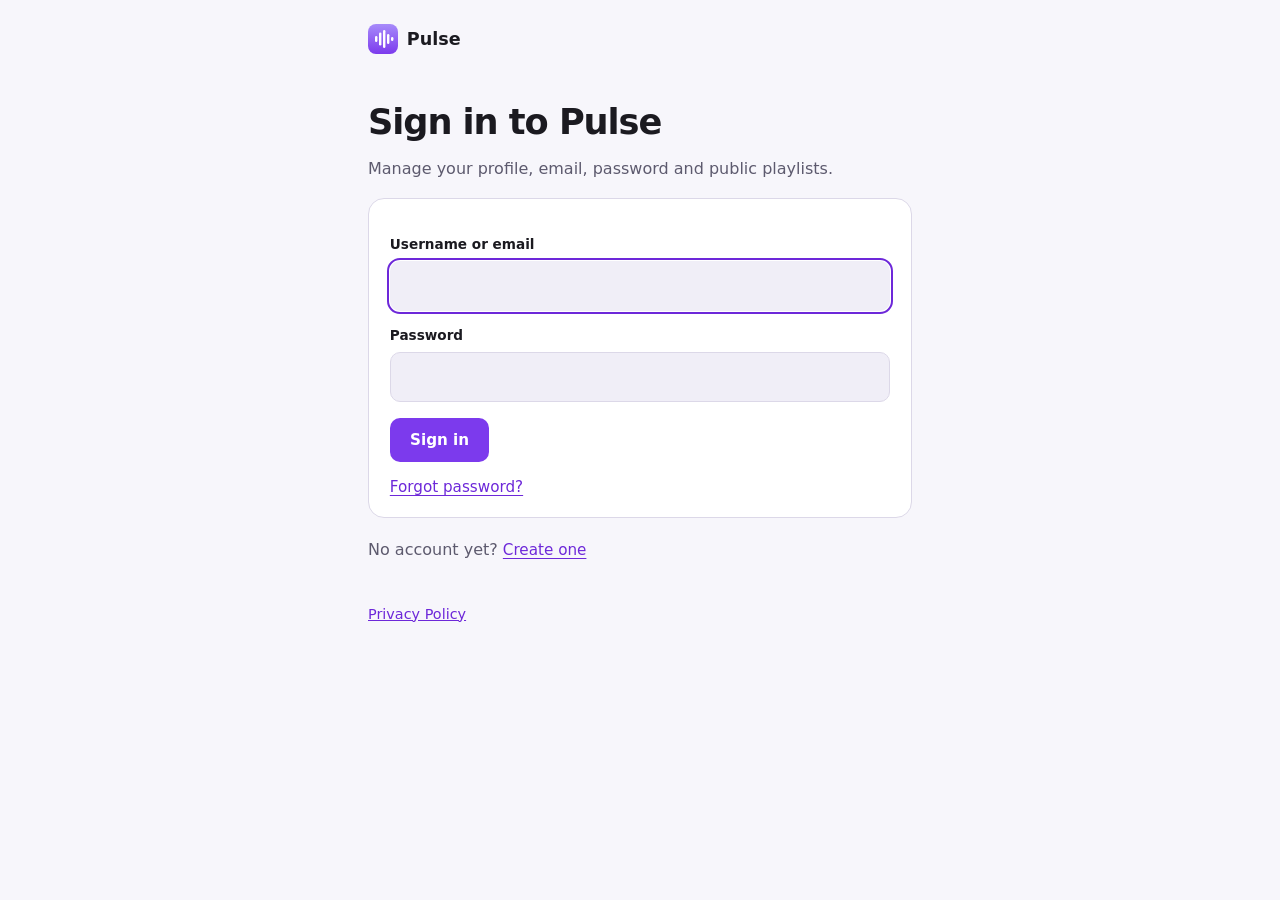
<file: account/index.html>
<!doctype html>
<html lang="en">
<head>
<meta charset="utf-8">
<script>try{var t=localStorage.getItem("pulse-theme");document.documentElement.dataset.theme=t||(matchMedia("(prefers-color-scheme: light)").matches?"light":"dark")}catch(e){document.documentElement.dataset.theme="dark"}</script>
<meta name="viewport" content="width=device-width, initial-scale=1">
<title>Your account · Pulse</title>
<meta name="robots" content="noindex">
<meta name="theme-color" content="#0b0b0e">
<meta name="description" content="Sign in to Pulse to sync your playlists and profile.">
<link rel="icon" href="../favicon.ico" sizes="any">
<link rel="icon" href="../img/favicon-32.png" sizes="32x32" type="image/png">
<meta property="og:site_name" content="Pulse">
<meta property="og:description" content="Sign in to Pulse to sync your playlists and profile.">
<meta property="og:image" content="https://listen2pulse.github.io/img/social-3.png">
<meta name="twitter:card" content="summary_large_image">
<style>
:root { --bg: #0b0b0e; --surface: #16161b; --surface-2: #1d1d24; --border: #2c2c36; --text: #ededf1; --muted: #a3a3b0; --accent: #7c3aed; --accent-soft: #a78bfa; --bad: #ffb4c2; --good: #86efac; color-scheme: dark; }
html[data-theme="light"] { --bg: #f7f6fb; --surface: #ffffff; --surface-2: #f0eef7; --border: #dcd8e8; --text: #1b1a20; --muted: #5d5a6e; --accent-soft: #6d28d9; --bad: #b4233c; --good: #15803d; color-scheme: light; }
* { box-sizing: border-box; }
body { margin: 0; min-height: 100vh; background: var(--bg); color: var(--text); font: 400 1rem/1.6 "Segoe UI Variable Text", "Segoe UI", system-ui, -apple-system, Arial, sans-serif; padding: 1.5rem; }
main { max-width: 34rem; margin: 0 auto; padding-bottom: 3rem; }
.home { display: inline-flex; align-items: center; gap: .55rem; color: var(--text); text-decoration: none; font-weight: 700; font-size: 1.1rem; }
.home svg { width: 30px; height: 30px; }
h1 { font-size: clamp(1.7rem, 5vw, 2.2rem); letter-spacing: -.03em; margin: 2rem 0 .4rem; overflow-wrap: anywhere; }
h2 { font-size: 1.05rem; margin: 0 0 .6rem; }
p { color: var(--muted); margin: .3rem 0; }
a { color: var(--accent-soft); }
.card { background: var(--surface); border: 1px solid var(--border); border-radius: 16px; padding: 1.3rem; margin-top: 1rem; }
label { display: block; font-size: .85rem; font-weight: 600; margin: .9rem 0 .3rem; }
input, textarea { width: 100%; font: inherit; color: var(--text); background: var(--surface-2); border: 1px solid var(--border); border-radius: 10px; padding: .7rem .85rem; }
textarea { min-height: 5rem; resize: vertical; }
input:focus, textarea:focus { outline: 2px solid var(--accent-soft); outline-offset: 1px; border-color: transparent; }
.row { display: flex; gap: .6rem; flex-wrap: wrap; align-items: center; margin-top: 1rem; }
button, .b { font-family: inherit; font-size: .95rem; font-weight: 600; line-height: 1.2; padding: .75rem 1.2rem; border-radius: 10px; border: 1px solid var(--border); background: transparent; color: var(--text); cursor: pointer; text-decoration: none; display: inline-flex; align-items: center; gap: .4rem; }
button:hover, .b:hover { border-color: var(--accent-soft); }
button.main { background: var(--accent); border-color: transparent; color: #fff; }
button.main:hover { filter: brightness(1.08); }
button.danger { color: var(--bad); }
button.main.danger { background: #b4233c; color: #fff; }
button:disabled { opacity: .55; cursor: wait; }
button:focus-visible, .b:focus-visible, a:focus-visible { outline: 2px solid var(--accent-soft); outline-offset: 3px; }
.link { border: 0; padding: 0; background: none; color: var(--accent-soft); font-weight: 500; text-decoration: underline; text-underline-offset: 3px; }
.hint { margin: .3rem 0 0; color: var(--muted); font-size: .82rem; }
.human { margin-top: 1rem; min-height: 65px; }
label.check { display: flex; gap: .55rem; align-items: flex-start; font-weight: 500; line-height: 1.45; margin-top: 1.1rem; }
label.check input { width: auto; margin-top: .2rem; accent-color: var(--accent); }
.msg { margin-top: .9rem; padding: .7rem .9rem; border-radius: 10px; font-size: .92rem; }
.msg.bad { background: color-mix(in srgb, var(--bad) 14%, transparent); color: var(--bad); }
.msg.good { background: color-mix(in srgb, var(--good) 14%, transparent); color: var(--good); }
.msg.info { background: color-mix(in srgb, var(--accent) 16%, transparent); color: var(--text); }
.who { display: flex; gap: 1rem; align-items: center; margin-top: 1.6rem; }
.avatar { width: 72px; height: 72px; border-radius: 50%; display: grid; place-items: center; background: linear-gradient(#a78bfa, #7c3aed); font-size: 1.9rem; font-weight: 700; color: #fff; flex: none; }
.who h1 { margin: 0; }
ul.lists { list-style: none; padding: 0; margin: .4rem 0 0; }
ul.lists li { display: flex; gap: .8rem; align-items: center; padding: .55rem 0; border-top: 1px solid var(--border); }
ul.lists li:first-child { border-top: 0; }
ul.lists img, ul.lists .ph { width: 44px; height: 44px; border-radius: 8px; object-fit: cover; background: var(--surface-2); flex: none; }
ul.lists .t { flex: 1; min-width: 0; }
ul.lists .t b, ul.lists .t span { display: block; white-space: nowrap; overflow: hidden; text-overflow: ellipsis; }
ul.lists .t span { color: var(--muted); font-size: .85rem; }
ul.lists button, ul.lists .b { padding: .5rem .8rem; font-size: .85rem; }
details summary { cursor: pointer; font-weight: 600; }
details[open] summary { margin-bottom: .4rem; }
.sr { position: absolute; width: 1px; height: 1px; overflow: hidden; clip: rect(0 0 0 0); white-space: nowrap; }
@media (pointer: fine) {
  html { cursor: url("data:image/svg+xml,%3Csvg xmlns='http://www.w3.org/2000/svg' width='28' height='28' viewBox='0 0 28 28'%3E%3Cpath d='M4 3v19.5l5.6-5.4 3.6 8.4 3.6-1.6-3.6-8.2H21z' fill='%230b0b0e' stroke='%23a78bfa' stroke-width='1.8' stroke-linejoin='round'/%3E%3C/svg%3E") 4 3, auto; }
  a, button, summary, label { cursor: url("data:image/svg+xml,%3Csvg xmlns='http://www.w3.org/2000/svg' width='28' height='28' viewBox='0 0 28 28'%3E%3Cpath d='M4 3v19.5l5.6-5.4 3.6 8.4 3.6-1.6-3.6-8.2H21z' fill='%237c3aed' stroke='%23f5f3ff' stroke-width='1.8' stroke-linejoin='round'/%3E%3C/svg%3E") 4 3, pointer; }
}
</style>
<style>@media all { @view-transition { navigation: auto; } ::view-transition-old(root) { animation: .22s ease-in both vt-out; } ::view-transition-new(root) { animation: .32s cubic-bezier(.2, .7, .2, 1) both vt-in; } @keyframes vt-out { to { opacity: 0; } } @keyframes vt-in { from { opacity: 0; transform: translateY(8px); } } }</style>
</head>
<body>
<main>
  <a class="home" href="../">
    <svg viewBox="0 0 30 30" aria-hidden="true"><defs><linearGradient id="g" x1="0" y1="0" x2="0" y2="1"><stop offset="0" stop-color="#a78bfa"/><stop offset="1" stop-color="#7c3aed"/></linearGradient></defs><rect width="30" height="30" rx="8" fill="url(#g)"/><g fill="#fff"><rect x="7" y="12" width="2.4" height="6" rx="1.2"/><rect x="11" y="8.5" width="2.4" height="13" rx="1.2"/><rect x="15" y="6" width="2.4" height="18" rx="1.2"/><rect x="19" y="10" width="2.4" height="10" rx="1.2"/><rect x="23" y="13" width="2.4" height="4" rx="1.2"/></g></svg>
    Pulse
  </a>
  <div id="page" aria-live="polite"><p style="margin-top:2rem">Loading…</p></div>
  <p style="margin-top:2.5rem;font-size:.9rem"><a href="../privacy/">Privacy Policy</a></p>
  <noscript><p>This page needs JavaScript. You can also manage your account in the Pulse app: Settings → Account.</p></noscript>
</main>
<script src="account.js"></script>
</body>
</html>
</file>
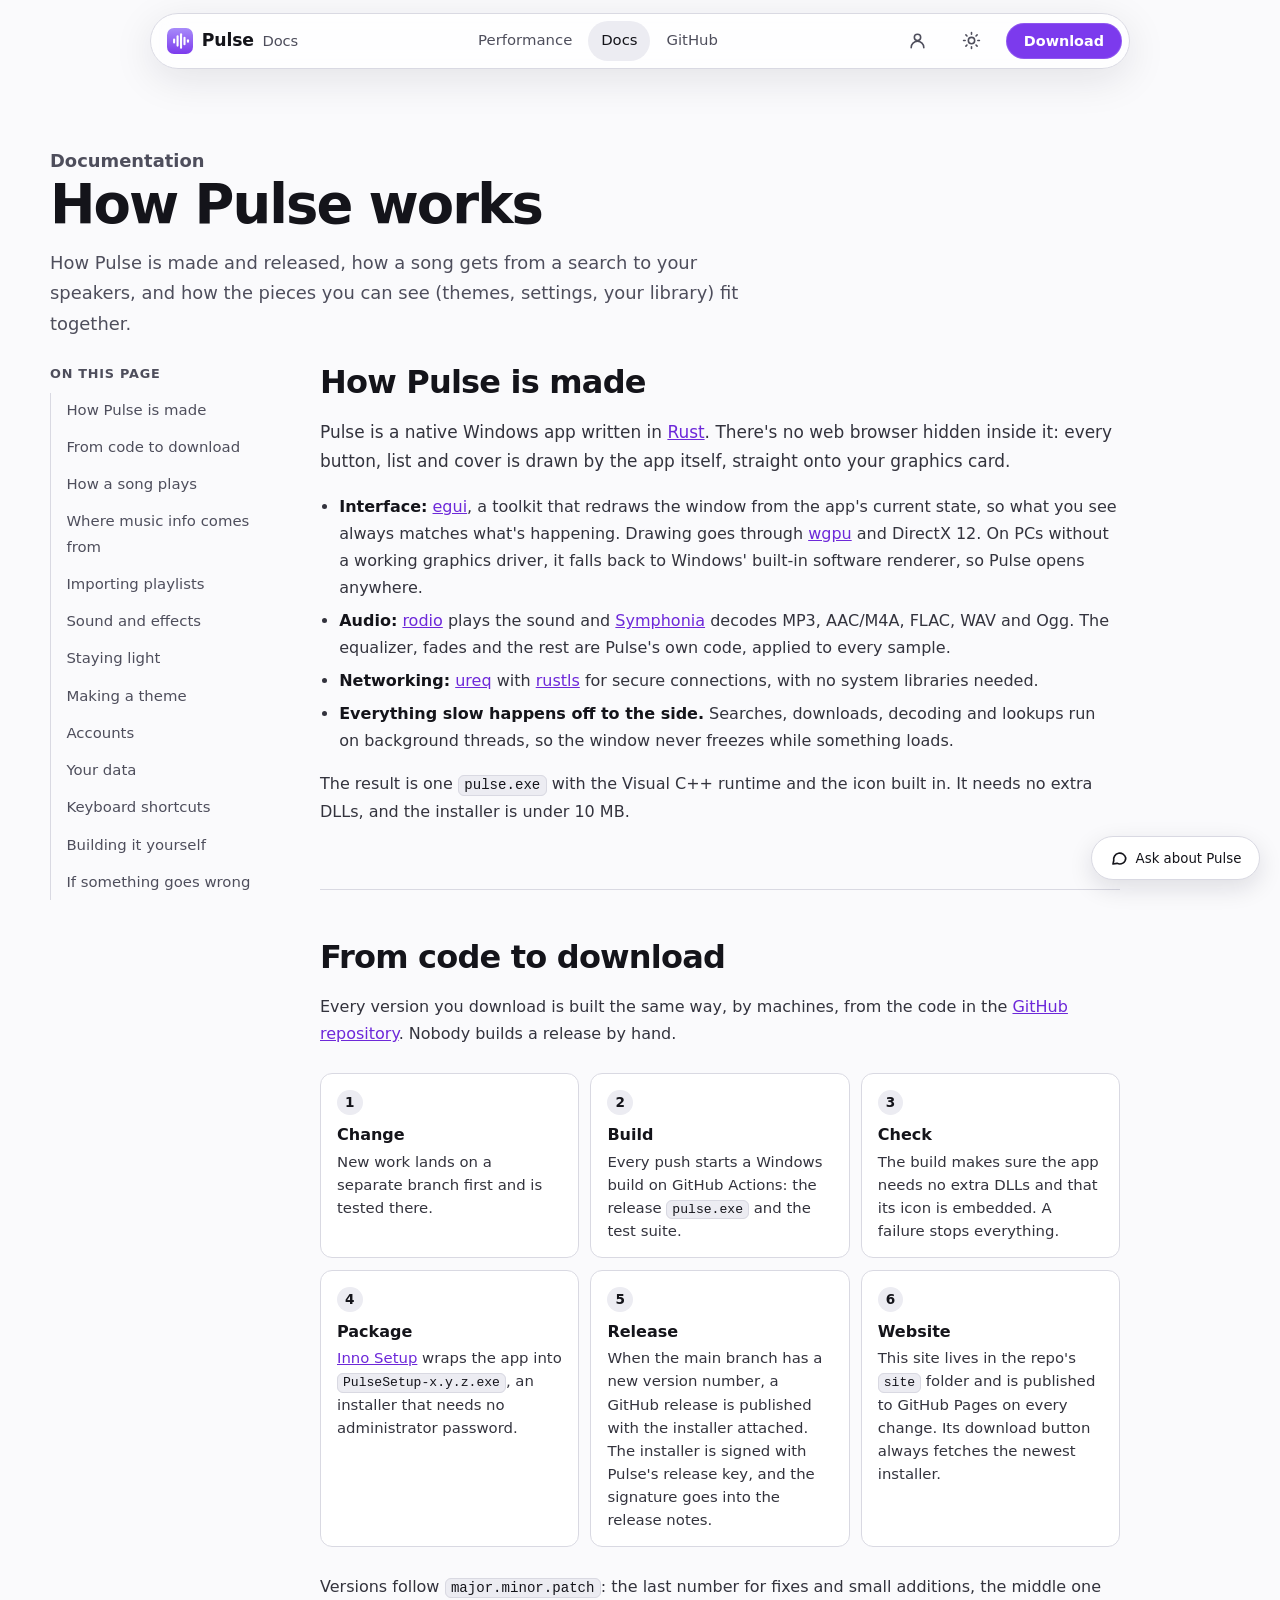
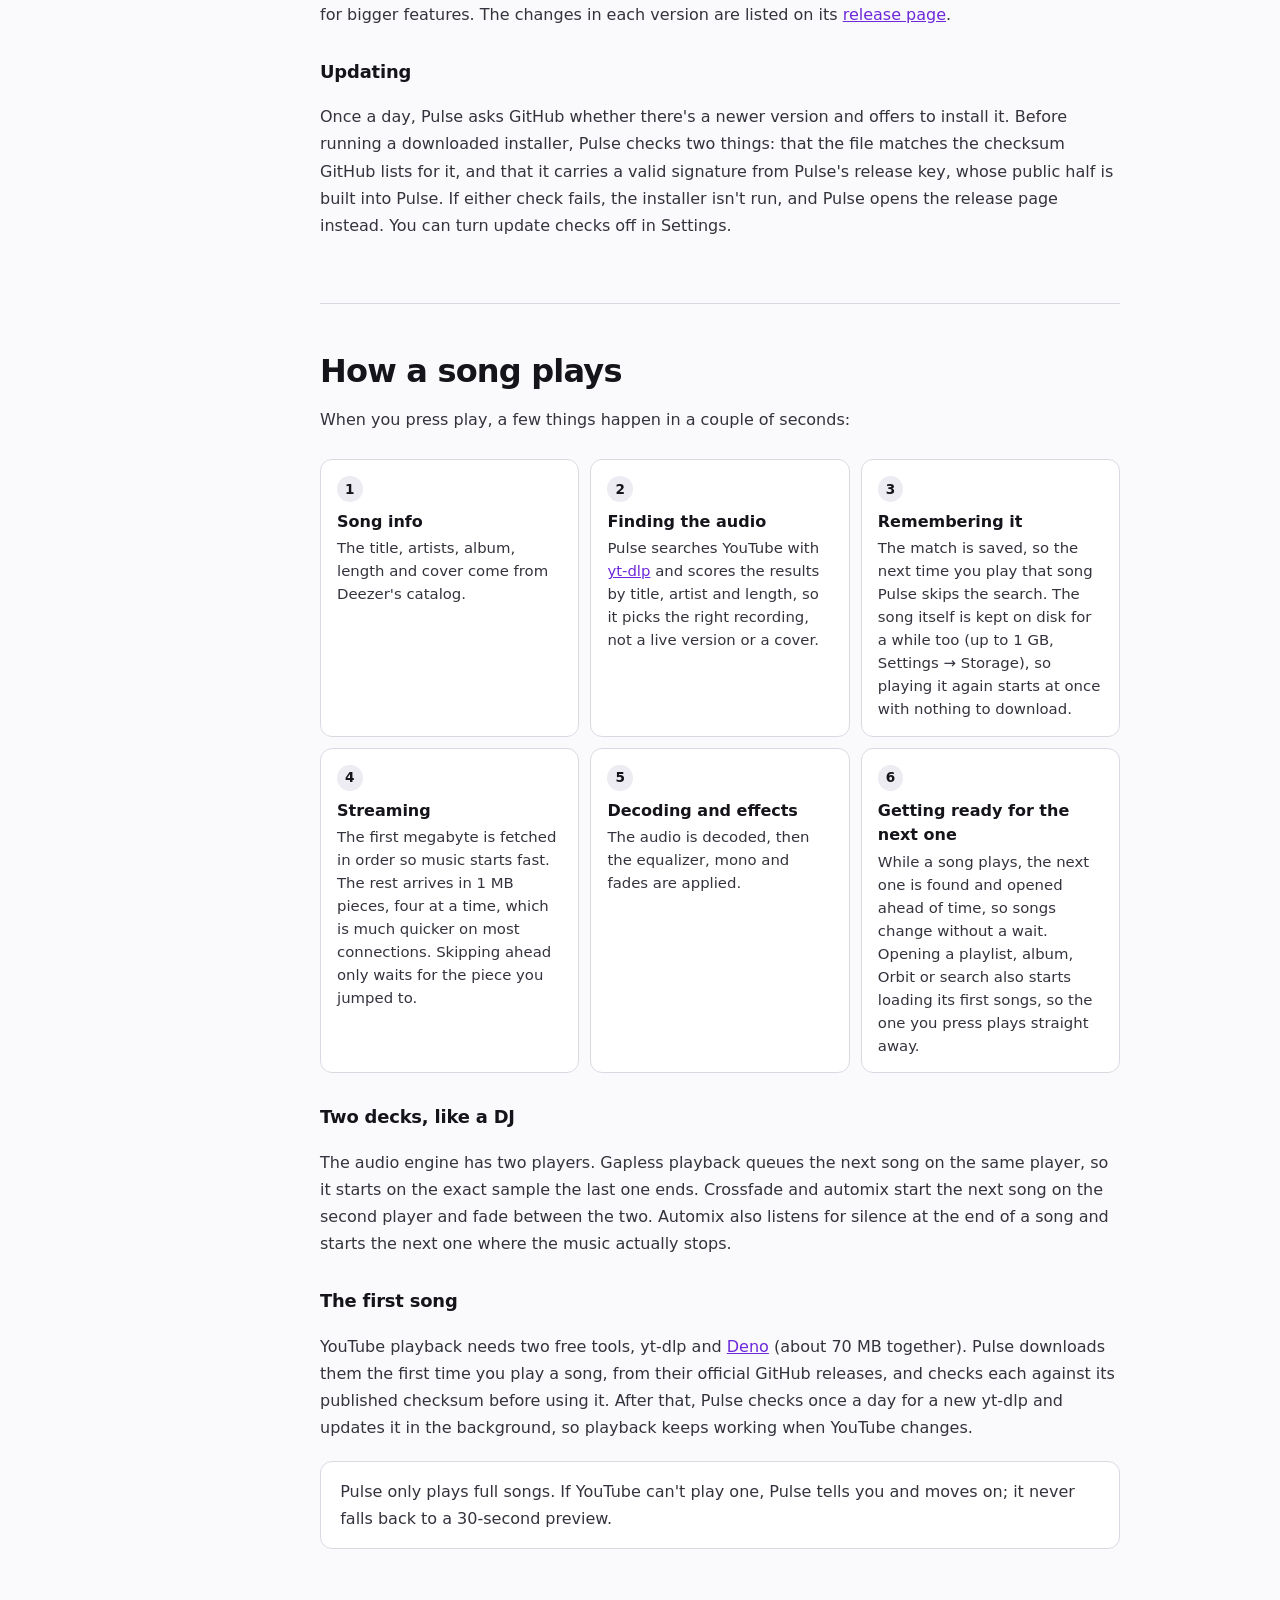
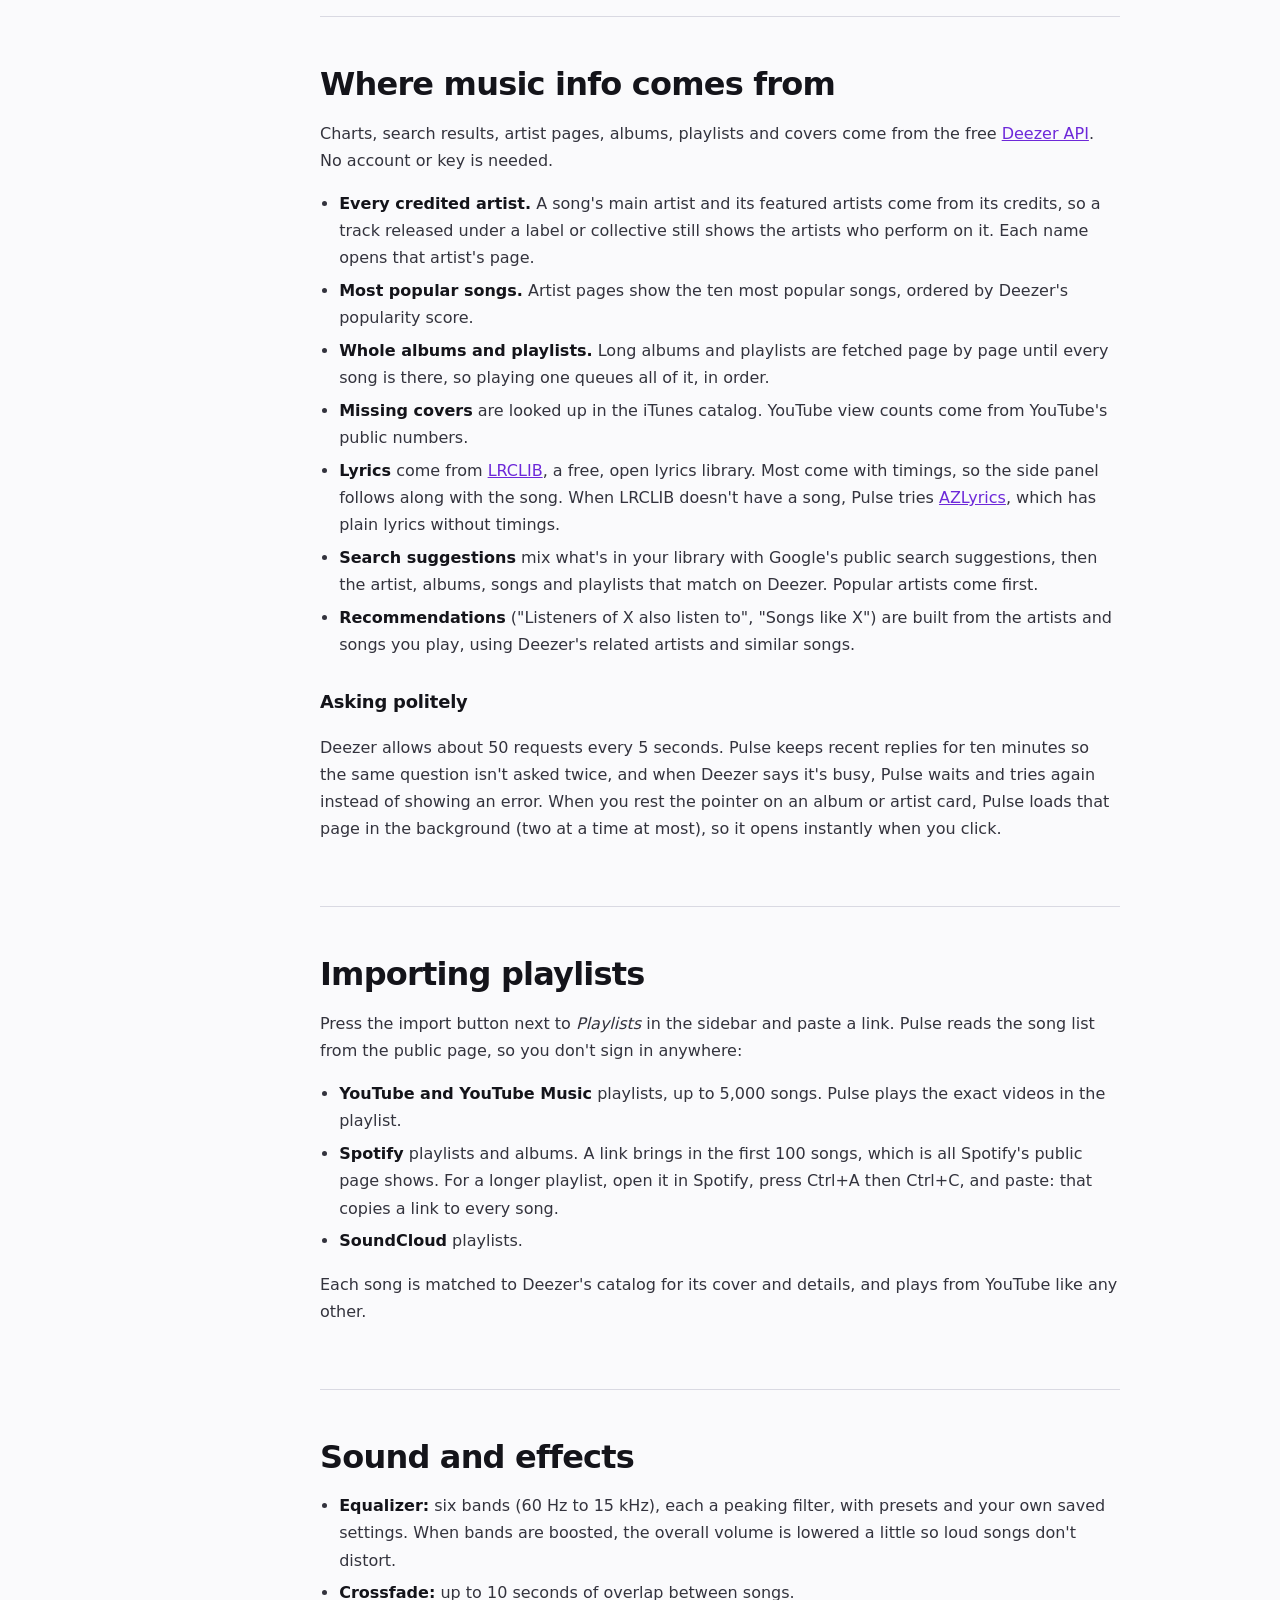
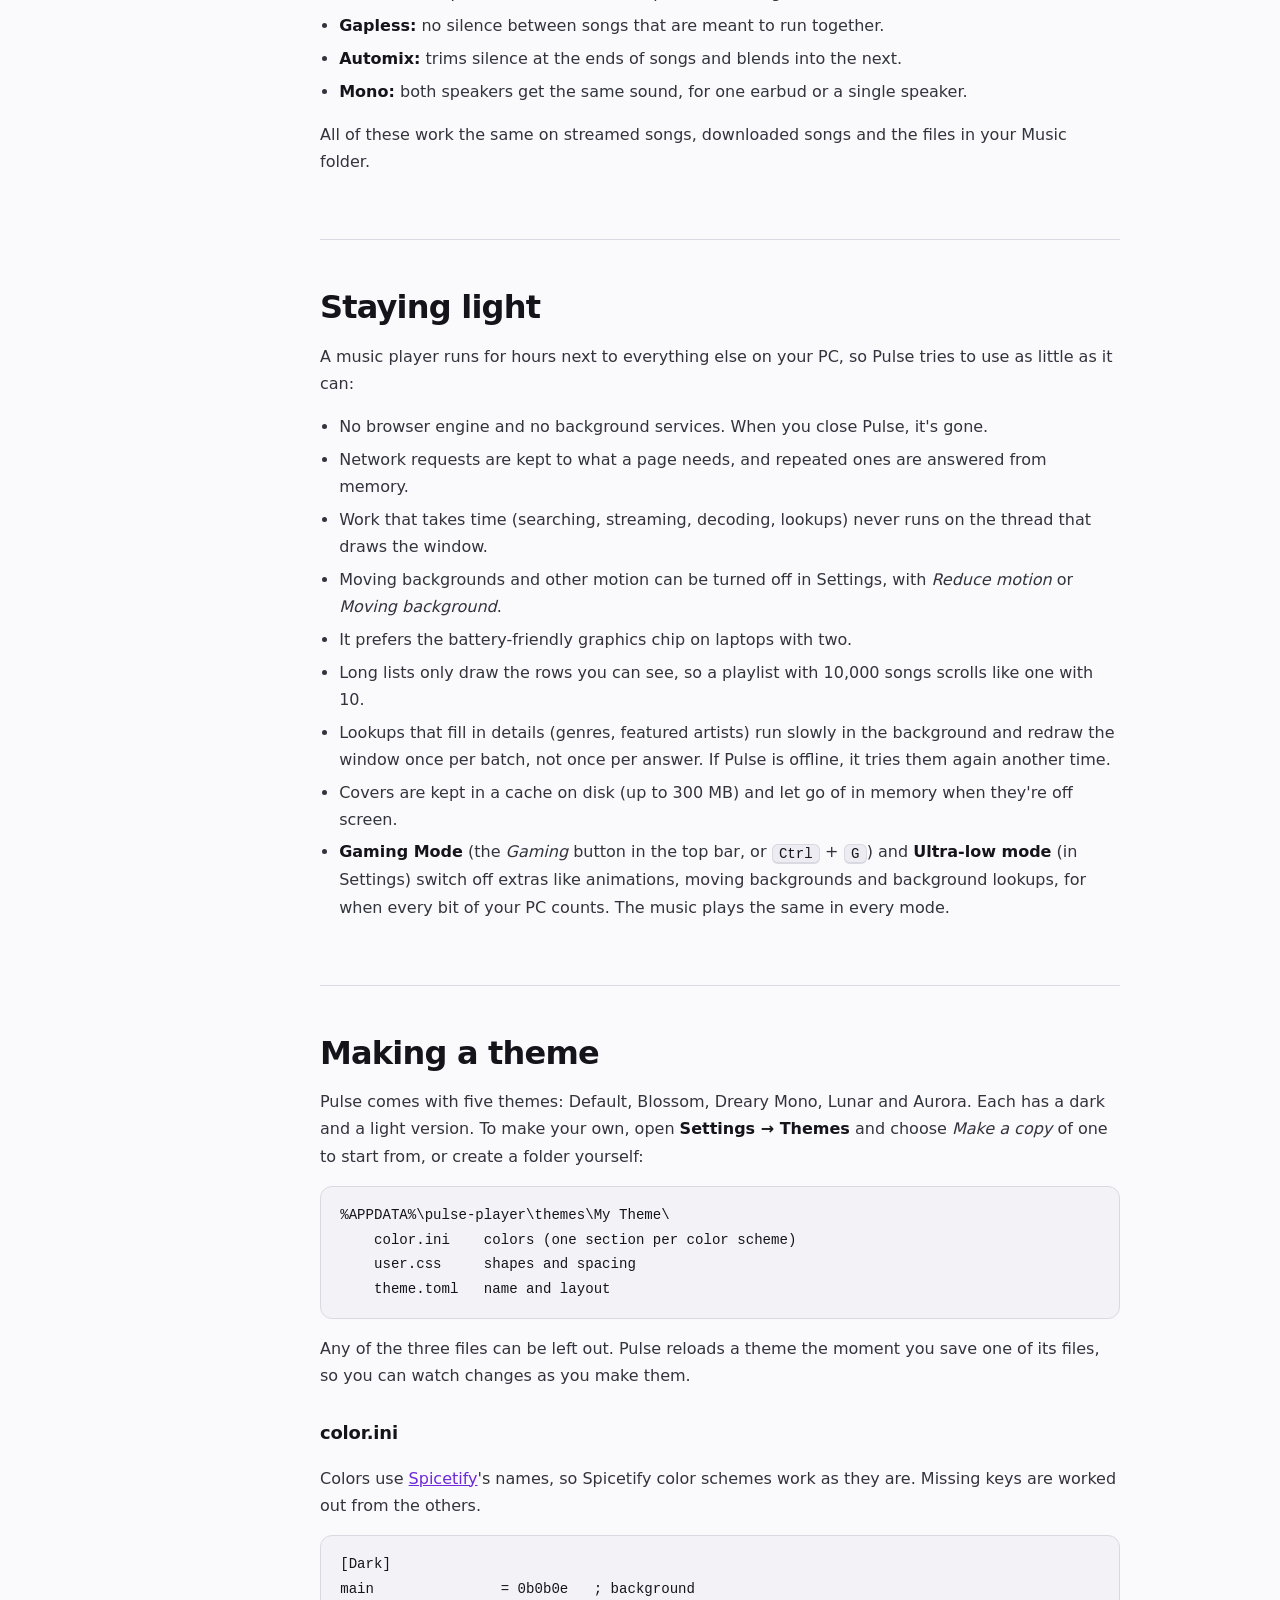
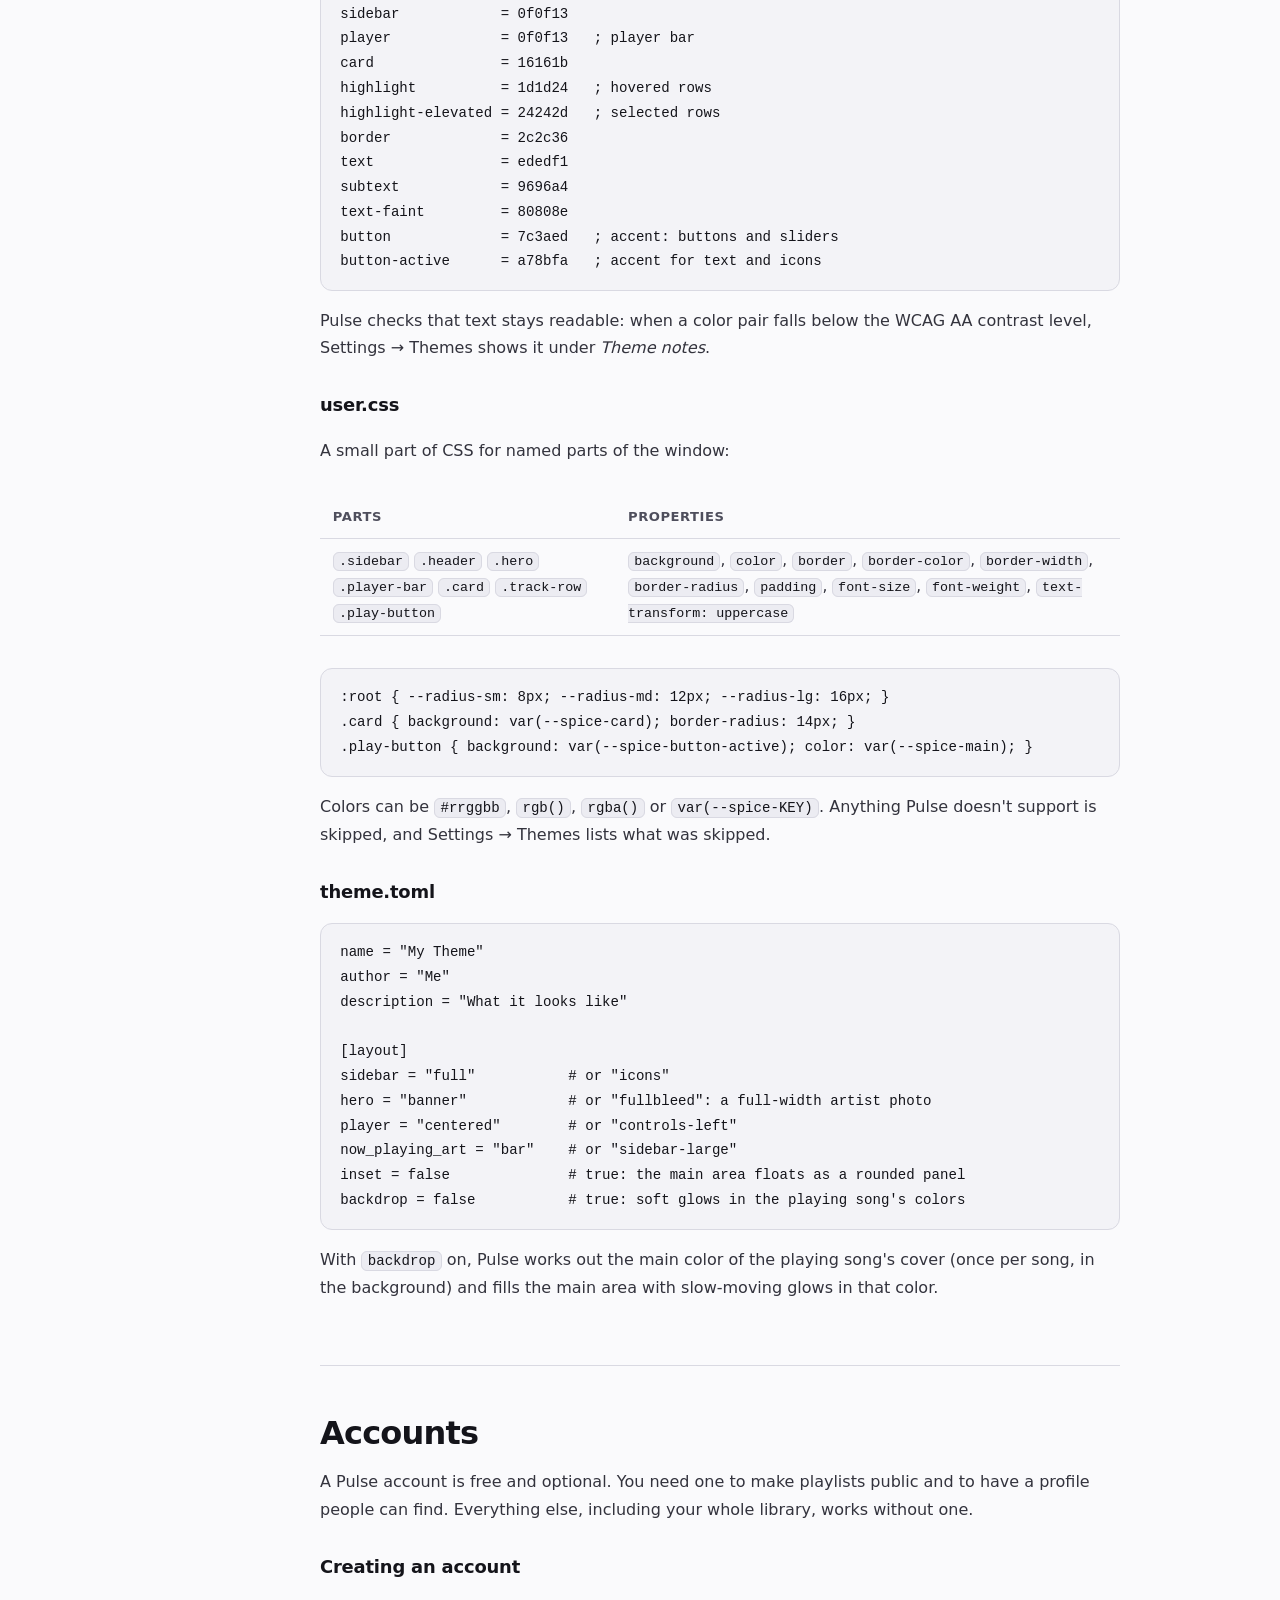
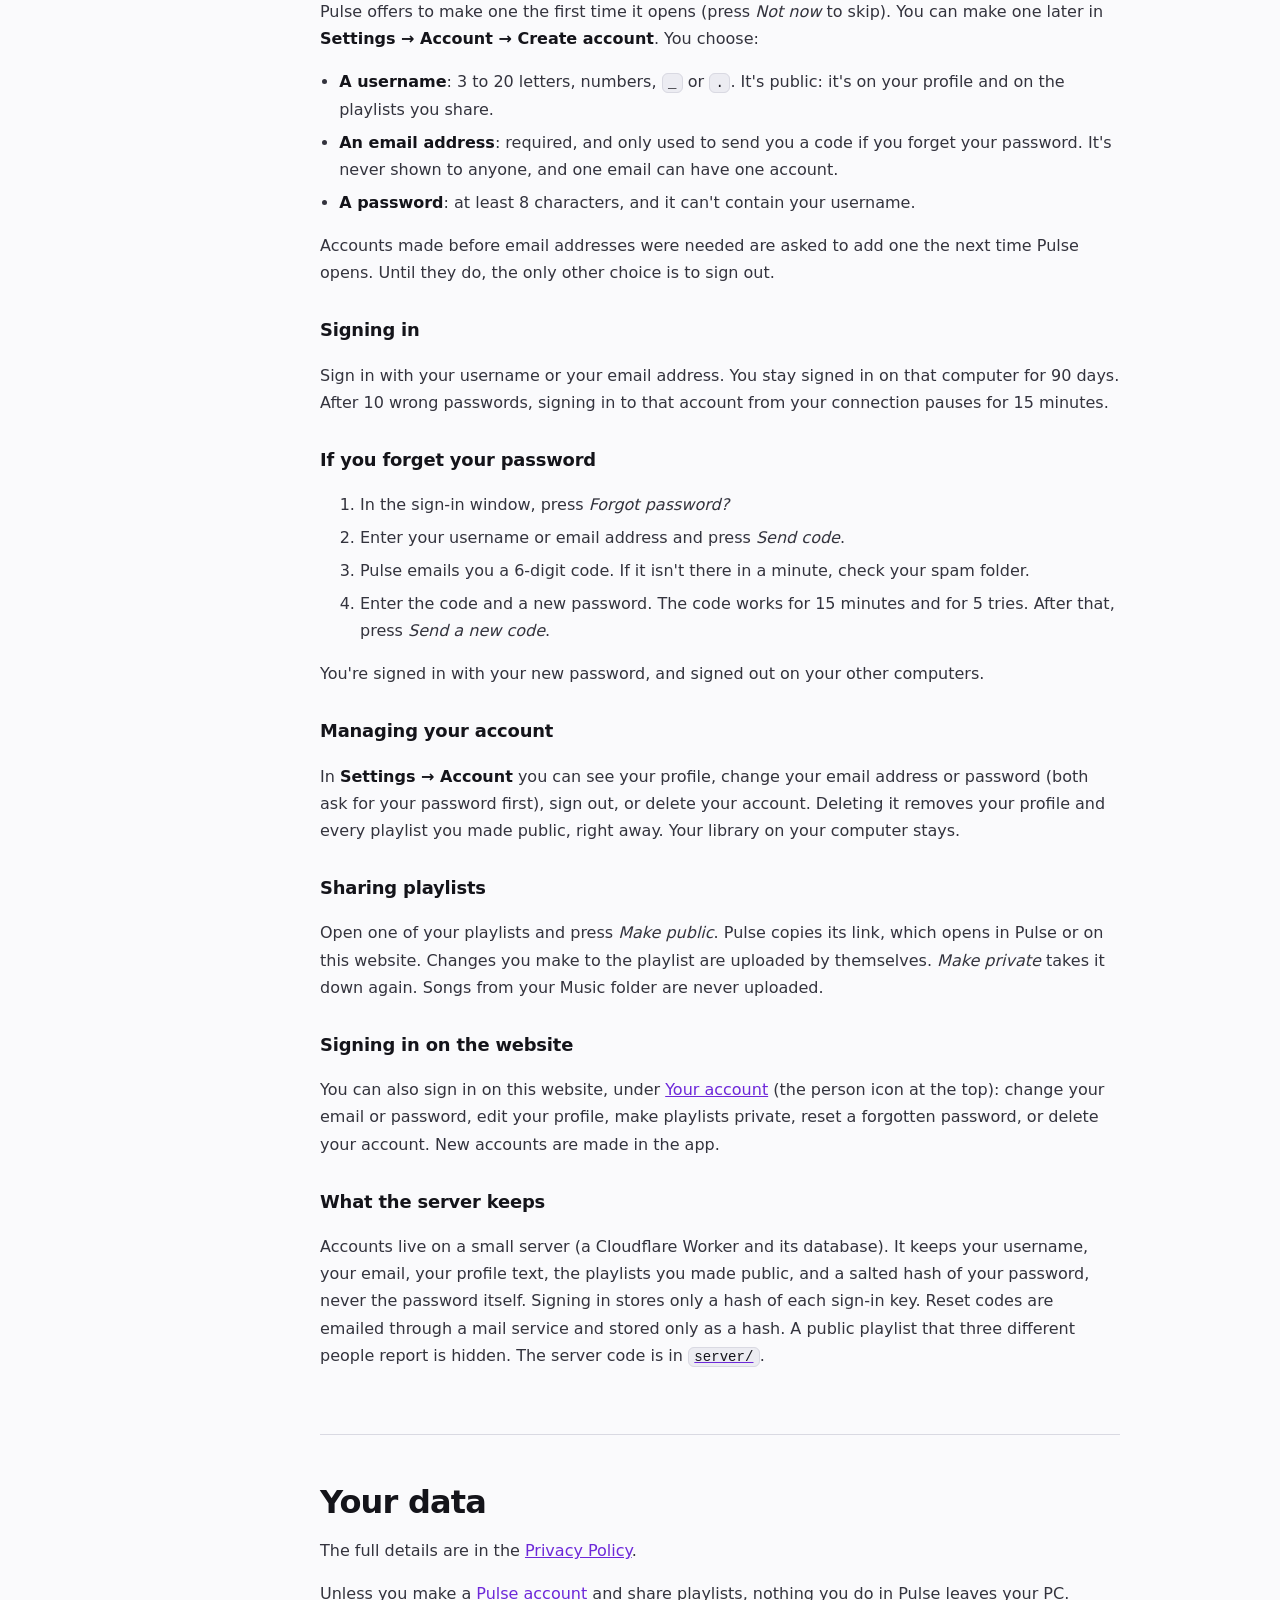
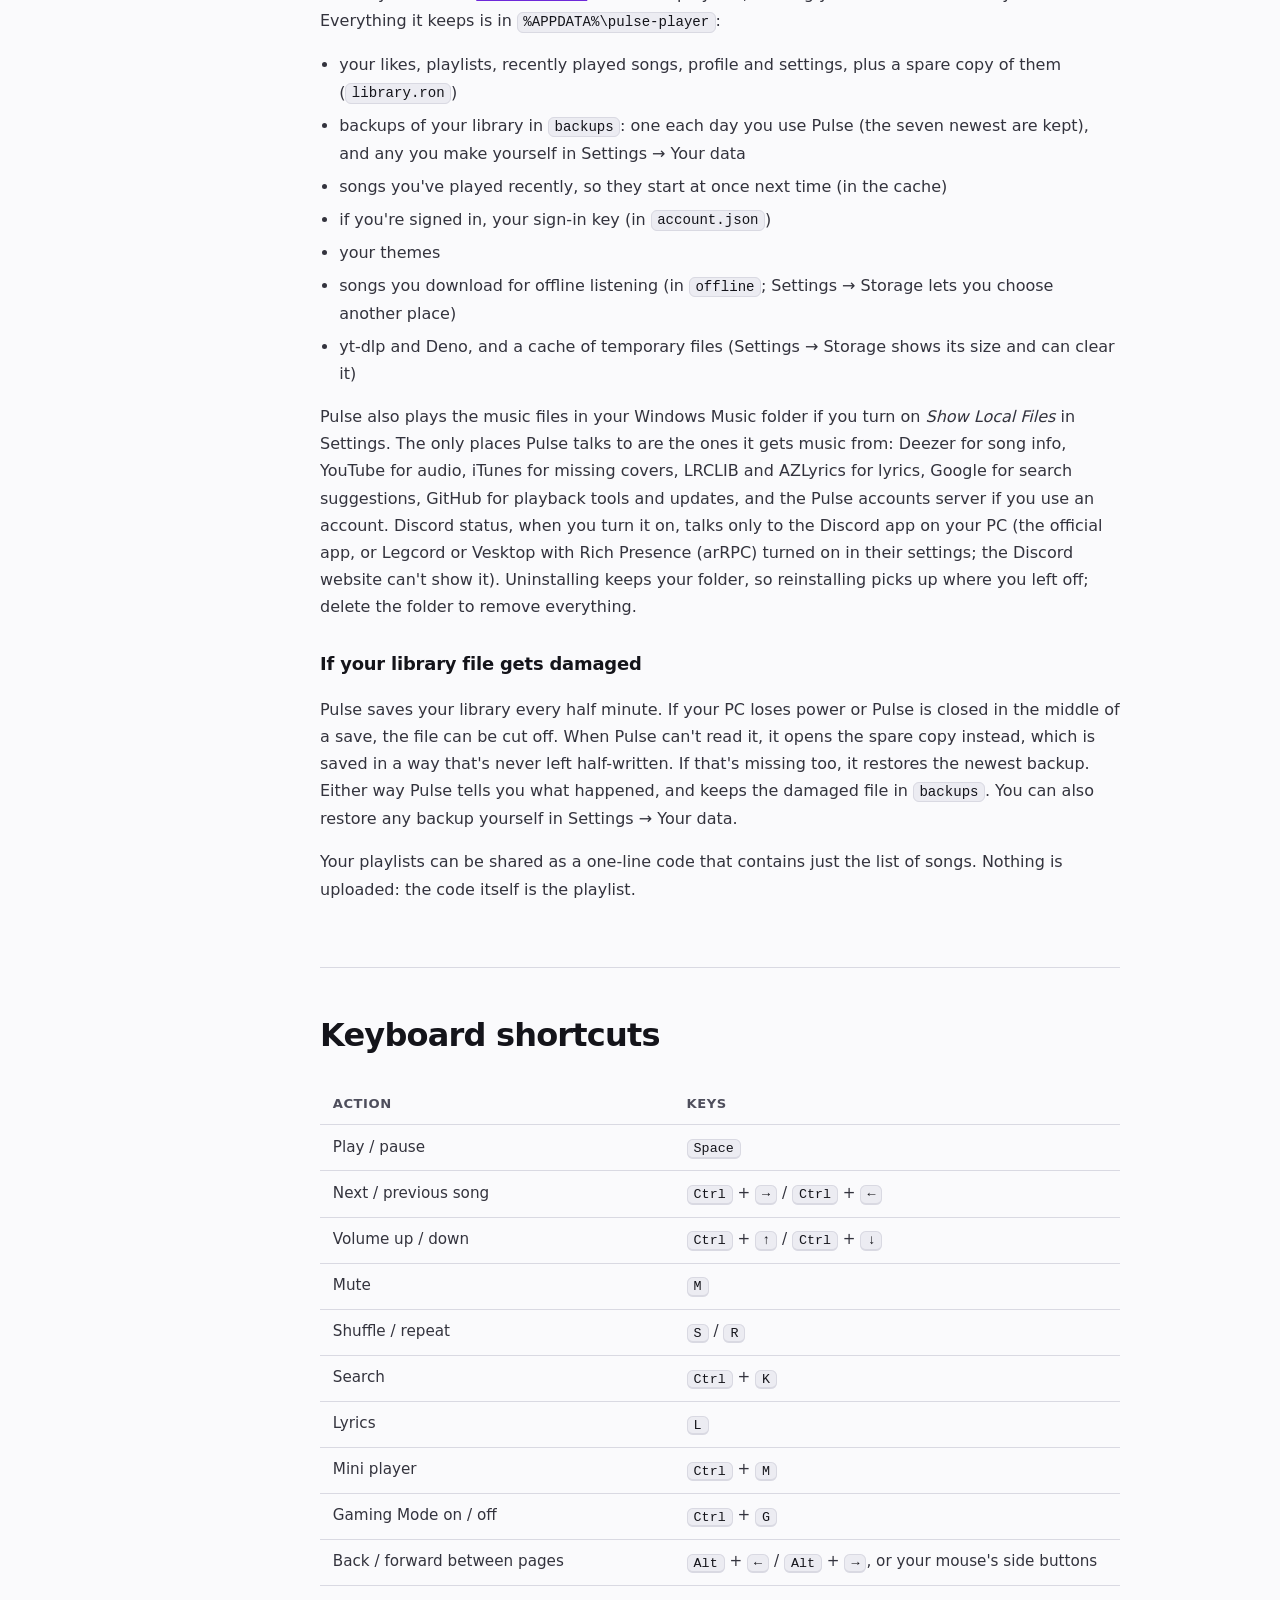
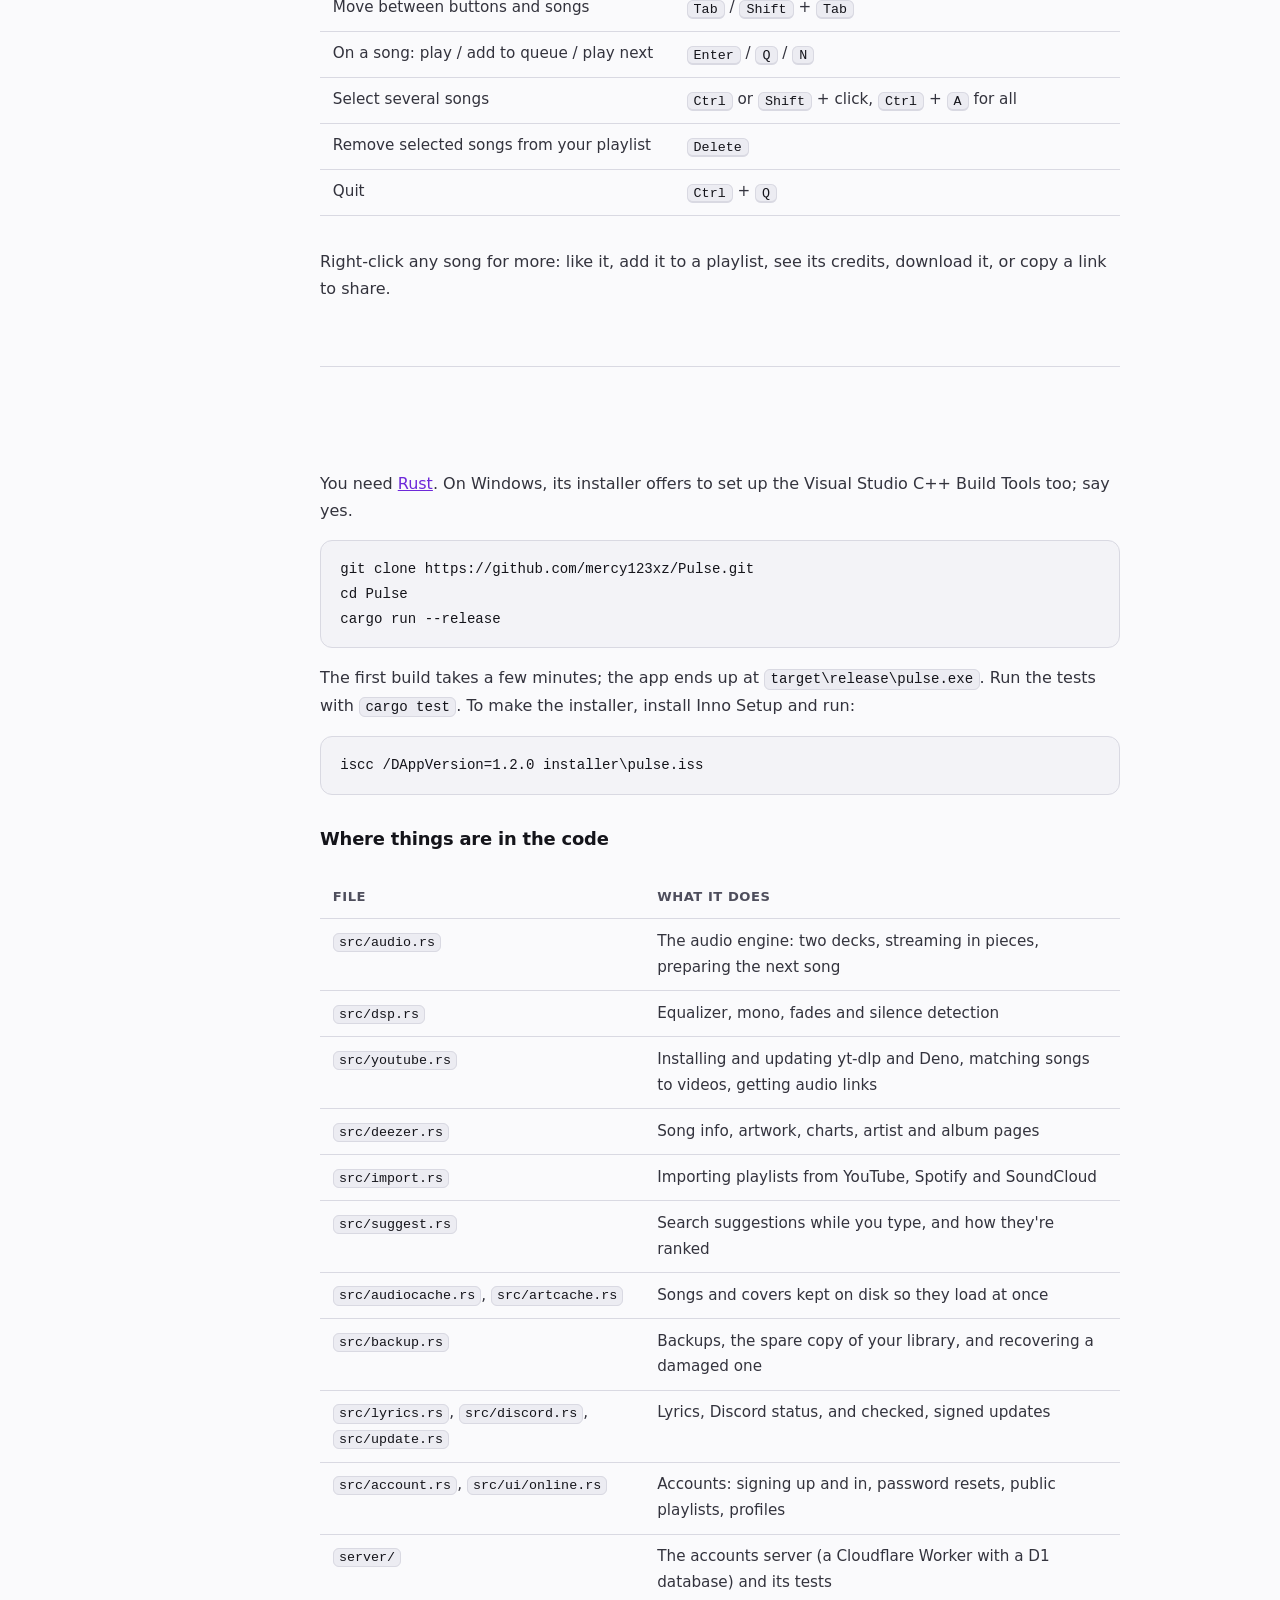
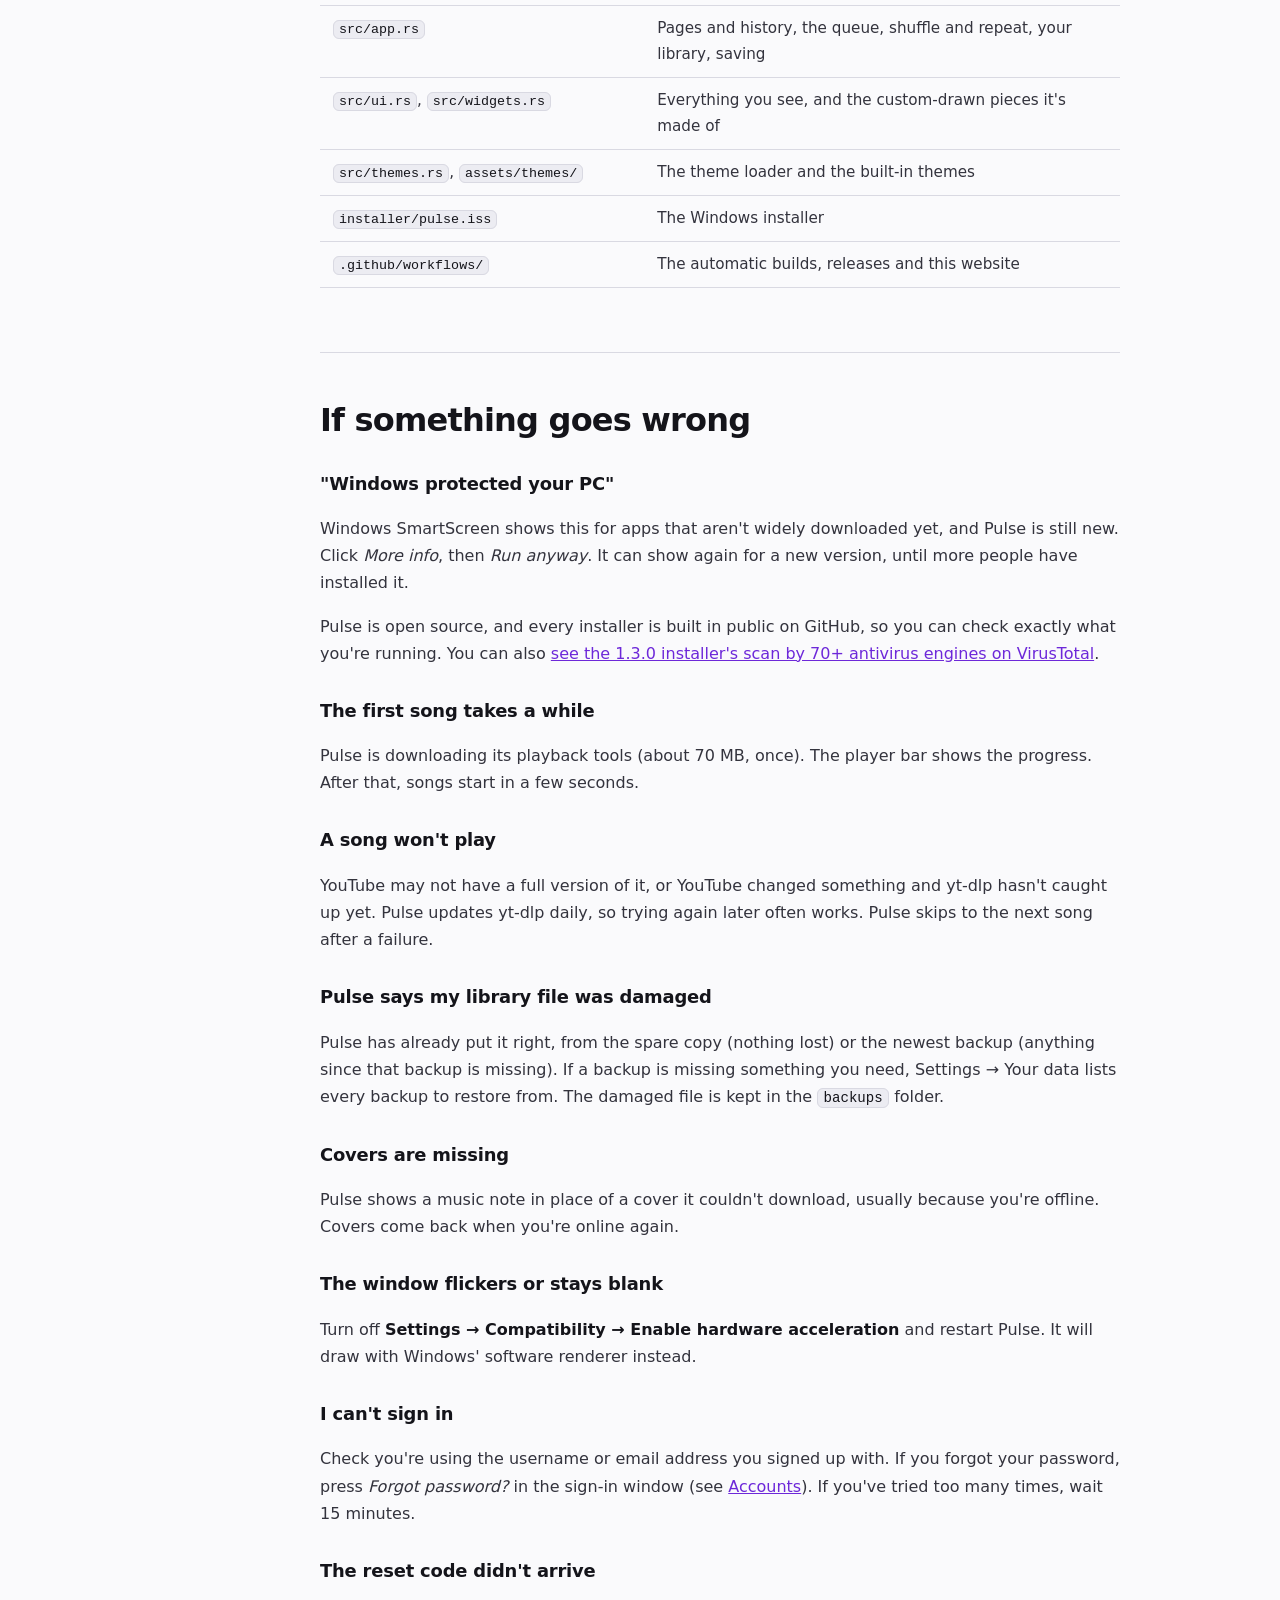
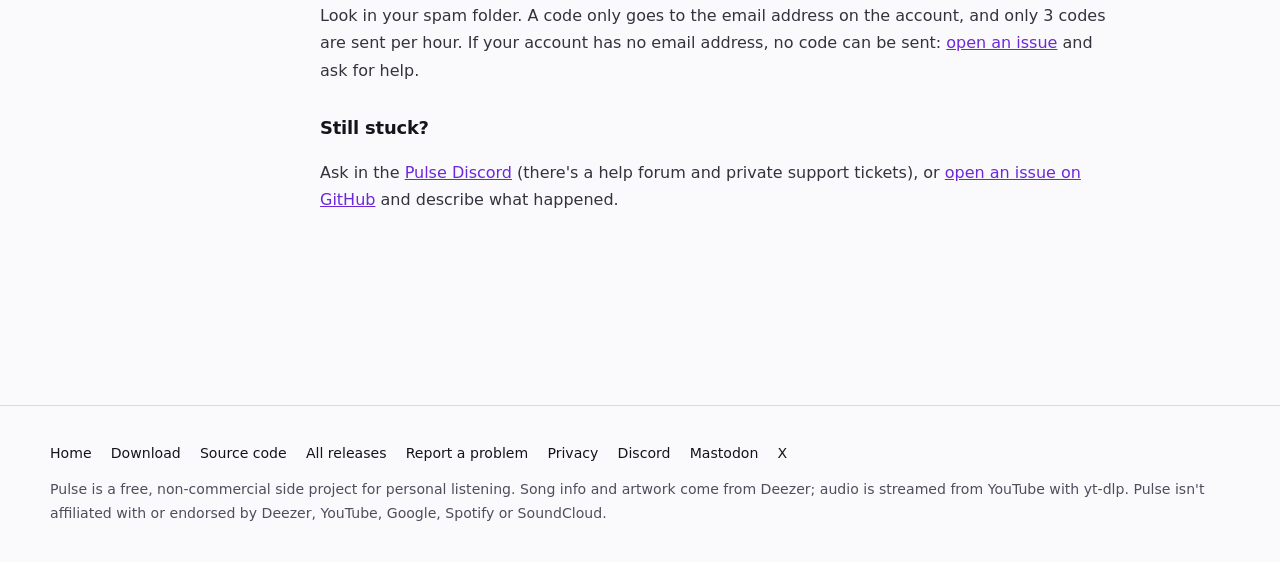
<file: docs/index.html>
<!doctype html>
<html lang="en">
<head>
<meta charset="utf-8">
<script>try{var t=localStorage.getItem("pulse-theme");document.documentElement.dataset.theme=t||(matchMedia("(prefers-color-scheme: light)").matches?"light":"dark")}catch(e){document.documentElement.dataset.theme="dark"}</script>

<meta name="viewport" content="width=device-width, initial-scale=1">
<title>How Pulse works — Pulse docs</title>
<meta name="description" content="How Pulse is built and released, how a song gets from a search to your speakers, where music info comes from, how themes work, and where your data lives.">
<meta name="theme-color" content="#0b0b0e">
<link rel="canonical" href="https://listen2pulse.github.io/docs/">
<link rel="icon" href="../favicon.ico" sizes="any">
<link rel="icon" href="../img/favicon-32.png" sizes="32x32" type="image/png">
<link rel="apple-touch-icon" href="../img/apple-touch-icon.png">
<meta property="og:type" content="article">
<meta property="og:site_name" content="Pulse">
<meta property="og:url" content="https://listen2pulse.github.io/docs/">
<meta property="og:title" content="How Pulse works — Pulse docs">
<meta property="og:description" content="How Pulse is built and released, how a song gets from a search to your speakers, where music info comes from, how themes work, and where your data lives.">
<meta property="og:image" content="https://listen2pulse.github.io/img/social-3.png">
<meta property="og:image:width" content="1200">
<meta property="og:image:height" content="630">
<meta property="og:image:alt" content="Pulse, a music player that leaves your games alone. Free, open source, about 90 MB in Gaming mode.">
<meta name="twitter:card" content="summary_large_image">
<meta name="twitter:image" content="https://listen2pulse.github.io/img/social-3.png">
<style>
:root {
  --bg: #0b0b0e; --bg-2: #0f0f13; --surface: #16161b; --surface-2: #1d1d24; --border: #2c2c36;
  --text: #ededf1; --muted: #a3a3b0; --accent: #7c3aed; --accent-soft: #a78bfa; --radius: 14px; --wrap: 1180px;
  color-scheme: dark;
}
*, *::before, *::after { box-sizing: border-box; }
html { -webkit-text-size-adjust: 100%; scroll-behavior: smooth; scroll-padding-top: 84px; }
body { margin: 0; background: var(--bg); color: var(--text); font: 400 1rem/1.7 "Segoe UI Variable Text", "Segoe UI", system-ui, -apple-system, "Helvetica Neue", Arial, sans-serif; -webkit-font-smoothing: antialiased; }
a { color: var(--accent-soft); }
a:focus-visible, .btn:focus-visible { outline: 2px solid var(--accent-soft); outline-offset: 3px; border-radius: 10px; }
.wrap { width: min(100% - 2.5rem, var(--wrap)); margin-inline: auto; }
.skip { position: absolute; left: -9999px; top: 0; background: var(--text); color: var(--bg); padding: .6rem 1rem; z-index: 10; }
.skip:focus { left: 1rem; top: 1rem; }
.btn { display: inline-flex; align-items: center; gap: .55rem; padding: .65rem 1.05rem; border-radius: 999px; border: 1px solid rgba(255, 255, 255, .14); font-weight: 600; text-decoration: none; font-size: .9rem; line-height: 1; background: var(--accent); color: #fff; box-shadow: inset 0 1px 0 rgba(255, 255, 255, .22), 0 1px 2px rgba(0, 0, 0, .25); transition: transform .35s cubic-bezier(.2, .8, .2, 1), box-shadow .35s cubic-bezier(.2, .8, .2, 1); }
.btn:hover { background: #8b5cf6; }
.btn:active { transform: scale(.98); transition-duration: .08s; }

.intro { padding: clamp(2.5rem, 6vw, 4rem) 0 1.5rem; position: relative; overflow: hidden; }
.kicker { color: var(--accent-soft); font-weight: 600; font-size: .9rem; margin: 0 0 .3rem; }
h1 { position: relative; font-size: clamp(2.2rem, 5vw, 3.4rem); line-height: 1.08; letter-spacing: -.035em; margin: 0 0 .8rem; font-weight: 800; }
.intro p { position: relative; color: var(--muted); font-size: 1.12rem; max-width: 44rem; margin: 0; }

.layout { display: grid; gap: 2.5rem; padding-bottom: 5rem; }
@media (min-width: 980px) { .layout { grid-template-columns: 230px 1fr; } }
.toc { align-self: start; }
@media (min-width: 980px) { .toc { position: sticky; top: 88px; } }
.toc p { margin: 0 0 .5rem; color: var(--muted); font-size: .8rem; font-weight: 600; letter-spacing: .06em; text-transform: uppercase; }
.toc ol { list-style: none; margin: 0; padding: 0; display: grid; gap: .15rem; border-left: 1px solid var(--border); }
.toc a { display: block; padding: .3rem .9rem; color: var(--muted); text-decoration: none; font-size: .93rem; margin-left: -1px; border-left: 2px solid transparent; }
.toc a:hover { color: var(--text); border-left-color: var(--accent-soft); }
@media (max-width: 979px) { .toc ol { grid-template-columns: repeat(auto-fit, minmax(150px, 1fr)); gap: .4rem; border-left: 0; } .toc a { border: 1px solid var(--border); border-radius: 10px; margin: 0; padding: .4rem .7rem; font-size: .88rem; } }

article { min-width: 0; max-width: 50rem; }
article section { padding: 0 0 3rem; margin-bottom: 3rem; border-bottom: 1px solid var(--border); }
article section:last-child { border-bottom: 0; }
h2 { font-size: clamp(1.5rem, 3vw, 2rem); letter-spacing: -.025em; line-height: 1.2; margin: 0 0 .8rem; }
h3 { font-size: 1.12rem; margin: 1.8rem 0 .4rem; letter-spacing: -.01em; }
article p, article li { color: #c9c9d3; }
article strong { color: var(--text); }
article ul, article ol.steps { padding-left: 1.2rem; }
article li { margin: .35rem 0; }
code, kbd { font-family: "Cascadia Code", Consolas, "SF Mono", monospace; font-size: .88em; }
code { background: var(--surface-2); border: 1px solid var(--border); border-radius: 6px; padding: .08em .38em; color: var(--text); }
kbd { background: var(--surface-2); border: 1px solid var(--border); border-bottom-width: 2px; border-radius: 6px; padding: .05em .45em; color: var(--text); }
pre { background: var(--bg-2); border: 1px solid var(--border); border-radius: 12px; padding: 1rem 1.2rem; overflow-x: auto; line-height: 1.55; }
pre code { background: none; border: 0; padding: 0; font-size: .88rem; }
.lead { font-size: 1.06rem; }

/* The playback pipeline, drawn as a row of steps */
.flow { list-style: none; padding: 0; margin: 1.6rem 0; display: grid; gap: .7rem; counter-reset: step; }
@media (min-width: 720px) { .flow { grid-template-columns: repeat(3, 1fr); } }
.flow li { position: relative; margin: 0; background: var(--surface); border: 1px solid var(--border); border-radius: 12px; padding: 1rem 1rem .9rem; counter-increment: step; color: var(--muted); font-size: .93rem; line-height: 1.55; }
.flow li::before { content: counter(step); display: inline-grid; place-items: center; width: 1.6rem; height: 1.6rem; border-radius: 50%; background: var(--surface-2); color: var(--text); font-weight: 700; font-size: .85rem; margin-bottom: .5rem; }
.flow strong { display: block; color: var(--text); font-size: 1rem; margin-bottom: .15rem; }

table { width: 100%; border-collapse: collapse; margin: 1rem 0; font-size: .95rem; }
th, td { text-align: left; padding: .6rem .8rem; border-bottom: 1px solid var(--border); vertical-align: top; }
th { color: var(--muted); font-weight: 600; font-size: .82rem; letter-spacing: .04em; text-transform: uppercase; }
td { color: #c9c9d3; }
.table-wrap { overflow-x: auto; }
.callout { background: var(--surface); border: 1px solid var(--border); border-radius: 12px; padding: 1rem 1.2rem; margin: 1.2rem 0; }
.callout p { margin: 0; }

footer { border-top: 1px solid var(--border); padding: 2.2rem 0 3rem; color: var(--muted); font-size: .88rem; }
footer nav { display: flex; gap: 1.2rem; flex-wrap: wrap; margin-bottom: .8rem; }
footer a { color: var(--text); text-decoration: none; }
footer a:hover { text-decoration: underline; }

/* Cursor: black arrow with a purple edge; purple over anything clickable.
   Native cursors (no script), only for mouse users. */
@media (pointer: fine) {
  html { cursor: url("data:image/svg+xml,%3Csvg xmlns='http://www.w3.org/2000/svg' width='28' height='28' viewBox='0 0 28 28'%3E%3Cpath d='M4 3v19.5l5.6-5.4 3.6 8.4 3.6-1.6-3.6-8.2H21z' fill='%230b0b0e' stroke='%23a78bfa' stroke-width='1.8' stroke-linejoin='round'/%3E%3C/svg%3E") 4 3, auto; }
  a, button, summary, label, [role="button"] { cursor: url("data:image/svg+xml,%3Csvg xmlns='http://www.w3.org/2000/svg' width='28' height='28' viewBox='0 0 28 28'%3E%3Cpath d='M4 3v19.5l5.6-5.4 3.6 8.4 3.6-1.6-3.6-8.2H21z' fill='%237c3aed' stroke='%23f5f3ff' stroke-width='1.8' stroke-linejoin='round'/%3E%3C/svg%3E") 4 3, pointer; }
}
</style>
<link rel="stylesheet" href="../site.css">
<script defer src="../stats.js"></script>
<link rel="stylesheet" href="../vendor/lenis.css">
<script defer src="../vendor/lenis.min.js"></script>
<script defer src="../smooth.js"></script>
</head>
<body>
<a class="skip" href="#main">Skip to content</a>

<header class="top">
  <div class="nav">
    <a class="brand" href="../" aria-label="Pulse home">
      <svg width="30" height="30" viewBox="0 0 30 30" aria-hidden="true"><defs><linearGradient id="g" x1="0" y1="0" x2="0" y2="1"><stop offset="0" stop-color="#a78bfa"/><stop offset="1" stop-color="#7c3aed"/></linearGradient></defs><rect width="30" height="30" rx="8" fill="url(#g)"/><g fill="#fff"><rect x="7" y="12" width="2.4" height="6" rx="1.2"/><rect x="11" y="8.5" width="2.4" height="13" rx="1.2"/><rect x="15" y="6" width="2.4" height="18" rx="1.2"/><rect x="19" y="10" width="2.4" height="10" rx="1.2"/><rect x="23" y="13" width="2.4" height="4" rx="1.2"/></g></svg>
      Pulse <small>Docs</small>
    </a>
    <nav aria-label="Main">
      <ul>
        <li><a href="../#performance">Performance</a></li>
        <li><a href="./" aria-current="page">Docs</a></li>
        <li><a href="https://github.com/mercy123xz/Pulse">GitHub</a></li>
      </ul>
    </nav>
    <a class="btn" href="../download/">Download</a>
  </div>
</header>

<main id="main">
  <div class="intro">
    <div class="wrap">
      <p class="kicker">Documentation</p>
      <h1>How Pulse works</h1>
      <p>How Pulse is made and released, how a song gets from a search to your speakers, and how the pieces you can see (themes, settings, your library) fit together.</p>
    </div>
  </div>

  <div class="wrap layout">
    <nav class="toc" aria-label="On this page">
      <p>On this page</p>
      <ol>
        <li><a href="#made">How Pulse is made</a></li>
        <li><a href="#release">From code to download</a></li>
        <li><a href="#playback">How a song plays</a></li>
        <li><a href="#info">Where music info comes from</a></li>
        <li><a href="#import">Importing playlists</a></li>
        <li><a href="#sound">Sound and effects</a></li>
        <li><a href="#light">Staying light</a></li>
        <li><a href="#themes">Making a theme</a></li>
        <li><a href="#accounts">Accounts</a></li>
        <li><a href="#data">Your data</a></li>
        <li><a href="#keys">Keyboard shortcuts</a></li>
        <li><a href="#build">Building it yourself</a></li>
        <li><a href="#help">If something goes wrong</a></li>
      </ol>
    </nav>

    <article>
      <section id="made" aria-labelledby="made-h">
        <h2 id="made-h">How Pulse is made</h2>
        <p class="lead">Pulse is a native Windows app written in <a href="https://www.rust-lang.org">Rust</a>. There's no web browser hidden inside it: every button, list and cover is drawn by the app itself, straight onto your graphics card.</p>
        <ul>
          <li><strong>Interface:</strong> <a href="https://github.com/emilk/egui">egui</a>, a toolkit that redraws the window from the app's current state, so what you see always matches what's happening. Drawing goes through <a href="https://wgpu.rs">wgpu</a> and DirectX 12. On PCs without a working graphics driver, it falls back to Windows' built-in software renderer, so Pulse opens anywhere.</li>
          <li><strong>Audio:</strong> <a href="https://github.com/RustAudio/rodio">rodio</a> plays the sound and <a href="https://github.com/pdeljanov/Symphonia">Symphonia</a> decodes MP3, AAC/M4A, FLAC, WAV and Ogg. The equalizer, fades and the rest are Pulse's own code, applied to every sample.</li>
          <li><strong>Networking:</strong> <a href="https://github.com/algesten/ureq">ureq</a> with <a href="https://github.com/rustls/rustls">rustls</a> for secure connections, with no system libraries needed.</li>
          <li><strong>Everything slow happens off to the side.</strong> Searches, downloads, decoding and lookups run on background threads, so the window never freezes while something loads.</li>
        </ul>
        <p>The result is one <code>pulse.exe</code> with the Visual C++ runtime and the icon built in. It needs no extra DLLs, and the installer is under 10 MB.</p>
      </section>

      <section id="release" aria-labelledby="release-h">
        <h2 id="release-h">From code to download</h2>
        <p>Every version you download is built the same way, by machines, from the code in the <a href="https://github.com/mercy123xz/Pulse">GitHub repository</a>. Nobody builds a release by hand.</p>
        <ol class="flow" aria-label="Release steps">
          <li><strong>Change</strong>New work lands on a separate branch first and is tested there.</li>
          <li><strong>Build</strong>Every push starts a Windows build on GitHub Actions: the release <code>pulse.exe</code> and the test suite.</li>
          <li><strong>Check</strong>The build makes sure the app needs no extra DLLs and that its icon is embedded. A failure stops everything.</li>
          <li><strong>Package</strong><a href="https://jrsoftware.org/isinfo.php">Inno Setup</a> wraps the app into <code>PulseSetup-x.y.z.exe</code>, an installer that needs no administrator password.</li>
          <li><strong>Release</strong>When the main branch has a new version number, a GitHub release is published with the installer attached. The installer is signed with Pulse's release key, and the signature goes into the release notes.</li>
          <li><strong>Website</strong>This site lives in the repo's <code>site</code> folder and is published to GitHub Pages on every change. Its download button always fetches the newest installer.</li>
        </ol>
        <p>Versions follow <code>major.minor.patch</code>: the last number for fixes and small additions, the middle one for bigger features. The changes in each version are listed on its <a href="https://github.com/mercy123xz/Pulse/releases">release page</a>.</p>
        <h3>Updating</h3>
        <p>Once a day, Pulse asks GitHub whether there's a newer version and offers to install it. Before running a downloaded installer, Pulse checks two things: that the file matches the checksum GitHub lists for it, and that it carries a valid signature from Pulse's release key, whose public half is built into Pulse. If either check fails, the installer isn't run, and Pulse opens the release page instead. You can turn update checks off in Settings.</p>
      </section>

      <section id="playback" aria-labelledby="playback-h">
        <h2 id="playback-h">How a song plays</h2>
        <p>When you press play, a few things happen in a couple of seconds:</p>
        <ol class="flow" aria-label="Playback steps">
          <li><strong>Song info</strong>The title, artists, album, length and cover come from Deezer's catalog.</li>
          <li><strong>Finding the audio</strong>Pulse searches YouTube with <a href="https://github.com/yt-dlp/yt-dlp">yt-dlp</a> and scores the results by title, artist and length, so it picks the right recording, not a live version or a cover.</li>
          <li><strong>Remembering it</strong>The match is saved, so the next time you play that song Pulse skips the search. The song itself is kept on disk for a while too (up to 1 GB, Settings → Storage), so playing it again starts at once with nothing to download.</li>
          <li><strong>Streaming</strong>The first megabyte is fetched in order so music starts fast. The rest arrives in 1 MB pieces, four at a time, which is much quicker on most connections. Skipping ahead only waits for the piece you jumped to.</li>
          <li><strong>Decoding and effects</strong>The audio is decoded, then the equalizer, mono and fades are applied.</li>
          <li><strong>Getting ready for the next one</strong>While a song plays, the next one is found and opened ahead of time, so songs change without a wait. Opening a playlist, album, Orbit or search also starts loading its first songs, so the one you press plays straight away.</li>
        </ol>
        <h3>Two decks, like a DJ</h3>
        <p>The audio engine has two players. Gapless playback queues the next song on the same player, so it starts on the exact sample the last one ends. Crossfade and automix start the next song on the second player and fade between the two. Automix also listens for silence at the end of a song and starts the next one where the music actually stops.</p>
        <h3>The first song</h3>
        <p>YouTube playback needs two free tools, yt-dlp and <a href="https://deno.com">Deno</a> (about 70 MB together). Pulse downloads them the first time you play a song, from their official GitHub releases, and checks each against its published checksum before using it. After that, Pulse checks once a day for a new yt-dlp and updates it in the background, so playback keeps working when YouTube changes.</p>
        <div class="callout"><p>Pulse only plays full songs. If YouTube can't play one, Pulse tells you and moves on; it never falls back to a 30-second preview.</p></div>
      </section>

      <section id="info" aria-labelledby="info-h">
        <h2 id="info-h">Where music info comes from</h2>
        <p>Charts, search results, artist pages, albums, playlists and covers come from the free <a href="https://developers.deezer.com/api">Deezer API</a>. No account or key is needed.</p>
        <ul>
          <li><strong>Every credited artist.</strong> A song's main artist and its featured artists come from its credits, so a track released under a label or collective still shows the artists who perform on it. Each name opens that artist's page.</li>
          <li><strong>Most popular songs.</strong> Artist pages show the ten most popular songs, ordered by Deezer's popularity score.</li>
          <li><strong>Whole albums and playlists.</strong> Long albums and playlists are fetched page by page until every song is there, so playing one queues all of it, in order.</li>
          <li><strong>Missing covers</strong> are looked up in the iTunes catalog. YouTube view counts come from YouTube's public numbers.</li>
          <li><strong>Lyrics</strong> come from <a href="https://lrclib.net">LRCLIB</a>, a free, open lyrics library. Most come with timings, so the side panel follows along with the song. When LRCLIB doesn't have a song, Pulse tries <a href="https://www.azlyrics.com">AZLyrics</a>, which has plain lyrics without timings.</li>
          <li><strong>Search suggestions</strong> mix what's in your library with Google's public search suggestions, then the artist, albums, songs and playlists that match on Deezer. Popular artists come first.</li>
          <li><strong>Recommendations</strong> ("Listeners of X also listen to", "Songs like X") are built from the artists and songs you play, using Deezer's related artists and similar songs.</li>
        </ul>
        <h3>Asking politely</h3>
        <p>Deezer allows about 50 requests every 5 seconds. Pulse keeps recent replies for ten minutes so the same question isn't asked twice, and when Deezer says it's busy, Pulse waits and tries again instead of showing an error. When you rest the pointer on an album or artist card, Pulse loads that page in the background (two at a time at most), so it opens instantly when you click.</p>
      </section>

      <section id="import" aria-labelledby="import-h">
        <h2 id="import-h">Importing playlists</h2>
        <p>Press the import button next to <em>Playlists</em> in the sidebar and paste a link. Pulse reads the song list from the public page, so you don't sign in anywhere:</p>
        <ul>
          <li><strong>YouTube and YouTube Music</strong> playlists, up to 5,000 songs. Pulse plays the exact videos in the playlist.</li>
          <li><strong>Spotify</strong> playlists and albums. A link brings in the first 100 songs, which is all Spotify's public page shows. For a longer playlist, open it in Spotify, press Ctrl+A then Ctrl+C, and paste: that copies a link to every song.</li>
          <li><strong>SoundCloud</strong> playlists.</li>
        </ul>
        <p>Each song is matched to Deezer's catalog for its cover and details, and plays from YouTube like any other.</p>
      </section>

      <section id="sound" aria-labelledby="sound-h">
        <h2 id="sound-h">Sound and effects</h2>
        <ul>
          <li><strong>Equalizer:</strong> six bands (60 Hz to 15 kHz), each a peaking filter, with presets and your own saved settings. When bands are boosted, the overall volume is lowered a little so loud songs don't distort.</li>
          <li><strong>Crossfade:</strong> up to 10 seconds of overlap between songs.</li>
          <li><strong>Gapless:</strong> no silence between songs that are meant to run together.</li>
          <li><strong>Automix:</strong> trims silence at the ends of songs and blends into the next.</li>
          <li><strong>Mono:</strong> both speakers get the same sound, for one earbud or a single speaker.</li>
        </ul>
        <p>All of these work the same on streamed songs, downloaded songs and the files in your Music folder.</p>
      </section>

      <section id="light" aria-labelledby="light-h">
        <h2 id="light-h">Staying light</h2>
        <p>A music player runs for hours next to everything else on your PC, so Pulse tries to use as little as it can:</p>
        <ul>
          <li>No browser engine and no background services. When you close Pulse, it's gone.</li>
          <li>Network requests are kept to what a page needs, and repeated ones are answered from memory.</li>
          <li>Work that takes time (searching, streaming, decoding, lookups) never runs on the thread that draws the window.</li>
          <li>Moving backgrounds and other motion can be turned off in Settings, with <em>Reduce motion</em> or <em>Moving background</em>.</li>
          <li>It prefers the battery-friendly graphics chip on laptops with two.</li>
          <li>Long lists only draw the rows you can see, so a playlist with 10,000 songs scrolls like one with 10.</li>
          <li>Lookups that fill in details (genres, featured artists) run slowly in the background and redraw the window once per batch, not once per answer. If Pulse is offline, it tries them again another time.</li>
          <li>Covers are kept in a cache on disk (up to 300 MB) and let go of in memory when they're off screen.</li>
          <li><strong>Gaming Mode</strong> (the <em>Gaming</em> button in the top bar, or <kbd>Ctrl</kbd> + <kbd>G</kbd>) and <strong>Ultra-low mode</strong> (in Settings) switch off extras like animations, moving backgrounds and background lookups, for when every bit of your PC counts. The music plays the same in every mode.</li>
        </ul>
      </section>

      <section id="themes" aria-labelledby="themes-h">
        <h2 id="themes-h">Making a theme</h2>
        <p>Pulse comes with five themes: Default, Blossom, Dreary Mono, Lunar and Aurora. Each has a dark and a light version. To make your own, open <strong>Settings → Themes</strong> and choose <em>Make a copy</em> of one to start from, or create a folder yourself:</p>
        <pre tabindex="0"><code>%APPDATA%\pulse-player\themes\My Theme\
    color.ini    colors (one section per color scheme)
    user.css     shapes and spacing
    theme.toml   name and layout</code></pre>
        <p>Any of the three files can be left out. Pulse reloads a theme the moment you save one of its files, so you can watch changes as you make them.</p>

        <h3>color.ini</h3>
        <p>Colors use <a href="https://spicetify.app">Spicetify</a>'s names, so Spicetify color schemes work as they are. Missing keys are worked out from the others.</p>
        <pre tabindex="0"><code>[Dark]
main               = 0b0b0e   ; background
sidebar            = 0f0f13
player             = 0f0f13   ; player bar
card               = 16161b
highlight          = 1d1d24   ; hovered rows
highlight-elevated = 24242d   ; selected rows
border             = 2c2c36
text               = ededf1
subtext            = 9696a4
text-faint         = 80808e
button             = 7c3aed   ; accent: buttons and sliders
button-active      = a78bfa   ; accent for text and icons</code></pre>
        <p>Pulse checks that text stays readable: when a color pair falls below the WCAG AA contrast level, Settings → Themes shows it under <em>Theme notes</em>.</p>

        <h3>user.css</h3>
        <p>A small part of CSS for named parts of the window:</p>
        <div class="table-wrap"><table>
          <thead><tr><th>Parts</th><th>Properties</th></tr></thead>
          <tbody><tr>
            <td><code>.sidebar</code> <code>.header</code> <code>.hero</code> <code>.player-bar</code> <code>.card</code> <code>.track-row</code> <code>.play-button</code></td>
            <td><code>background</code>, <code>color</code>, <code>border</code>, <code>border-color</code>, <code>border-width</code>, <code>border-radius</code>, <code>padding</code>, <code>font-size</code>, <code>font-weight</code>, <code>text-transform: uppercase</code></td>
          </tr></tbody>
        </table></div>
        <pre tabindex="0"><code>:root { --radius-sm: 8px; --radius-md: 12px; --radius-lg: 16px; }
.card { background: var(--spice-card); border-radius: 14px; }
.play-button { background: var(--spice-button-active); color: var(--spice-main); }</code></pre>
        <p>Colors can be <code>#rrggbb</code>, <code>rgb()</code>, <code>rgba()</code> or <code>var(--spice-KEY)</code>. Anything Pulse doesn't support is skipped, and Settings → Themes lists what was skipped.</p>

        <h3>theme.toml</h3>
        <pre tabindex="0"><code>name = "My Theme"
author = "Me"
description = "What it looks like"

[layout]
sidebar = "full"           # or "icons"
hero = "banner"            # or "fullbleed": a full-width artist photo
player = "centered"        # or "controls-left"
now_playing_art = "bar"    # or "sidebar-large"
inset = false              # true: the main area floats as a rounded panel
backdrop = false           # true: soft glows in the playing song's colors</code></pre>
        <p>With <code>backdrop</code> on, Pulse works out the main color of the playing song's cover (once per song, in the background) and fills the main area with slow-moving glows in that color.</p>
      </section>

      <section id="accounts" aria-labelledby="accounts-h">
        <h2 id="accounts-h">Accounts</h2>
        <p>A Pulse account is free and optional. You need one to make playlists public and to have a profile people can find. Everything else, including your whole library, works without one.</p>
        <h3>Creating an account</h3>
        <p>Pulse offers to make one the first time it opens (press <em>Not now</em> to skip). You can make one later in <strong>Settings → Account → Create account</strong>. You choose:</p>
        <ul>
          <li><strong>A username</strong>: 3 to 20 letters, numbers, <code>_</code> or <code>.</code>. It's public: it's on your profile and on the playlists you share.</li>
          <li><strong>An email address</strong>: required, and only used to send you a code if you forget your password. It's never shown to anyone, and one email can have one account.</li>
          <li><strong>A password</strong>: at least 8 characters, and it can't contain your username.</li>
        </ul>
        <p>Accounts made before email addresses were needed are asked to add one the next time Pulse opens. Until they do, the only other choice is to sign out.</p>
        <h3>Signing in</h3>
        <p>Sign in with your username or your email address. You stay signed in on that computer for 90 days. After 10 wrong passwords, signing in to that account from your connection pauses for 15 minutes.</p>
        <h3>If you forget your password</h3>
        <ol>
          <li>In the sign-in window, press <em>Forgot password?</em></li>
          <li>Enter your username or email address and press <em>Send code</em>.</li>
          <li>Pulse emails you a 6-digit code. If it isn't there in a minute, check your spam folder.</li>
          <li>Enter the code and a new password. The code works for 15 minutes and for 5 tries. After that, press <em>Send a new code</em>.</li>
        </ol>
        <p>You're signed in with your new password, and signed out on your other computers.</p>
        <h3>Managing your account</h3>
        <p>In <strong>Settings → Account</strong> you can see your profile, change your email address or password (both ask for your password first), sign out, or delete your account. Deleting it removes your profile and every playlist you made public, right away. Your library on your computer stays.</p>
        <h3>Sharing playlists</h3>
        <p>Open one of your playlists and press <em>Make public</em>. Pulse copies its link, which opens in Pulse or on this website. Changes you make to the playlist are uploaded by themselves. <em>Make private</em> takes it down again. Songs from your Music folder are never uploaded.</p>
        <h3>Signing in on the website</h3>
        <p>You can also sign in on this website, under <a href="../account/">Your account</a> (the person icon at the top): change your email or password, edit your profile, make playlists private, reset a forgotten password, or delete your account. New accounts are made in the app.</p>
        <h3>What the server keeps</h3>
        <p>Accounts live on a small server (a Cloudflare Worker and its database). It keeps your username, your email, your profile text, the playlists you made public, and a salted hash of your password, never the password itself. Signing in stores only a hash of each sign-in key. Reset codes are emailed through a mail service and stored only as a hash. A public playlist that three different people report is hidden. The server code is in <a href="https://github.com/mercy123xz/Pulse/tree/main/server"><code>server/</code></a>.</p>
      </section>

      <section id="data" aria-labelledby="data-h">
        <h2 id="data-h">Your data</h2>
        <p>The full details are in the <a href="../privacy/">Privacy Policy</a>.</p>
        <p>Unless you make a <a href="#accounts">Pulse account</a> and share playlists, nothing you do in Pulse leaves your PC. Everything it keeps is in <code>%APPDATA%\pulse-player</code>:</p>
        <ul>
          <li>your likes, playlists, recently played songs, profile and settings, plus a spare copy of them (<code>library.ron</code>)</li>
          <li>backups of your library in <code>backups</code>: one each day you use Pulse (the seven newest are kept), and any you make yourself in Settings → Your data</li>
          <li>songs you've played recently, so they start at once next time (in the cache)</li>
          <li>if you're signed in, your sign-in key (in <code>account.json</code>)</li>
          <li>your themes</li>
          <li>songs you download for offline listening (in <code>offline</code>; Settings → Storage lets you choose another place)</li>
          <li>yt-dlp and Deno, and a cache of temporary files (Settings → Storage shows its size and can clear it)</li>
        </ul>
        <p>Pulse also plays the music files in your Windows Music folder if you turn on <em>Show Local Files</em> in Settings. The only places Pulse talks to are the ones it gets music from: Deezer for song info, YouTube for audio, iTunes for missing covers, LRCLIB and AZLyrics for lyrics, Google for search suggestions, GitHub for playback tools and updates, and the Pulse accounts server if you use an account. Discord status, when you turn it on, talks only to the Discord app on your PC (the official app, or Legcord or Vesktop with Rich Presence (arRPC) turned on in their settings; the Discord website can't show it). Uninstalling keeps your folder, so reinstalling picks up where you left off; delete the folder to remove everything.</p>
        <h3>If your library file gets damaged</h3>
        <p>Pulse saves your library every half minute. If your PC loses power or Pulse is closed in the middle of a save, the file can be cut off. When Pulse can't read it, it opens the spare copy instead, which is saved in a way that's never left half-written. If that's missing too, it restores the newest backup. Either way Pulse tells you what happened, and keeps the damaged file in <code>backups</code>. You can also restore any backup yourself in Settings → Your data.</p>
        <p>Your playlists can be shared as a one-line code that contains just the list of songs. Nothing is uploaded: the code itself is the playlist.</p>
      </section>

      <section id="keys" aria-labelledby="keys-h">
        <h2 id="keys-h">Keyboard shortcuts</h2>
        <div class="table-wrap"><table>
          <thead><tr><th>Action</th><th>Keys</th></tr></thead>
          <tbody>
            <tr><td>Play / pause</td><td><kbd>Space</kbd></td></tr>
            <tr><td>Next / previous song</td><td><kbd>Ctrl</kbd> + <kbd>→</kbd> / <kbd>Ctrl</kbd> + <kbd>←</kbd></td></tr>
            <tr><td>Volume up / down</td><td><kbd>Ctrl</kbd> + <kbd>↑</kbd> / <kbd>Ctrl</kbd> + <kbd>↓</kbd></td></tr>
            <tr><td>Mute</td><td><kbd>M</kbd></td></tr>
            <tr><td>Shuffle / repeat</td><td><kbd>S</kbd> / <kbd>R</kbd></td></tr>
            <tr><td>Search</td><td><kbd>Ctrl</kbd> + <kbd>K</kbd></td></tr>
            <tr><td>Lyrics</td><td><kbd>L</kbd></td></tr>
            <tr><td>Mini player</td><td><kbd>Ctrl</kbd> + <kbd>M</kbd></td></tr>
            <tr><td>Gaming Mode on / off</td><td><kbd>Ctrl</kbd> + <kbd>G</kbd></td></tr>
            <tr><td>Back / forward between pages</td><td><kbd>Alt</kbd> + <kbd>←</kbd> / <kbd>Alt</kbd> + <kbd>→</kbd>, or your mouse's side buttons</td></tr>
            <tr><td>Move between buttons and songs</td><td><kbd>Tab</kbd> / <kbd>Shift</kbd> + <kbd>Tab</kbd></td></tr>
            <tr><td>On a song: play / add to queue / play next</td><td><kbd>Enter</kbd> / <kbd>Q</kbd> / <kbd>N</kbd></td></tr>
            <tr><td>Select several songs</td><td><kbd>Ctrl</kbd> or <kbd>Shift</kbd> + click, <kbd>Ctrl</kbd> + <kbd>A</kbd> for all</td></tr>
            <tr><td>Remove selected songs from your playlist</td><td><kbd>Delete</kbd></td></tr>
            <tr><td>Quit</td><td><kbd>Ctrl</kbd> + <kbd>Q</kbd></td></tr>
          </tbody>
        </table></div>
        <p>Right-click any song for more: like it, add it to a playlist, see its credits, download it, or copy a link to share.</p>
      </section>

      <section id="build" aria-labelledby="build-h">
        <h2 id="build-h">Building it yourself</h2>
        <p>You need <a href="https://rustup.rs">Rust</a>. On Windows, its installer offers to set up the Visual Studio C++ Build Tools too; say yes.</p>
        <pre tabindex="0"><code>git clone https://github.com/mercy123xz/Pulse.git
cd Pulse
cargo run --release</code></pre>
        <p>The first build takes a few minutes; the app ends up at <code>target\release\pulse.exe</code>. Run the tests with <code>cargo test</code>. To make the installer, install Inno Setup and run:</p>
        <pre tabindex="0"><code>iscc /DAppVersion=1.2.0 installer\pulse.iss</code></pre>
        <h3>Where things are in the code</h3>
        <div class="table-wrap"><table>
          <thead><tr><th>File</th><th>What it does</th></tr></thead>
          <tbody>
            <tr><td><code>src/audio.rs</code></td><td>The audio engine: two decks, streaming in pieces, preparing the next song</td></tr>
            <tr><td><code>src/dsp.rs</code></td><td>Equalizer, mono, fades and silence detection</td></tr>
            <tr><td><code>src/youtube.rs</code></td><td>Installing and updating yt-dlp and Deno, matching songs to videos, getting audio links</td></tr>
            <tr><td><code>src/deezer.rs</code></td><td>Song info, artwork, charts, artist and album pages</td></tr>
            <tr><td><code>src/import.rs</code></td><td>Importing playlists from YouTube, Spotify and SoundCloud</td></tr>
            <tr><td><code>src/suggest.rs</code></td><td>Search suggestions while you type, and how they're ranked</td></tr>
            <tr><td><code>src/audiocache.rs</code>, <code>src/artcache.rs</code></td><td>Songs and covers kept on disk so they load at once</td></tr>
            <tr><td><code>src/backup.rs</code></td><td>Backups, the spare copy of your library, and recovering a damaged one</td></tr>
            <tr><td><code>src/lyrics.rs</code>, <code>src/discord.rs</code>, <code>src/update.rs</code></td><td>Lyrics, Discord status, and checked, signed updates</td></tr>
            <tr><td><code>src/account.rs</code>, <code>src/ui/online.rs</code></td><td>Accounts: signing up and in, password resets, public playlists, profiles</td></tr>
            <tr><td><code>server/</code></td><td>The accounts server (a Cloudflare Worker with a D1 database) and its tests</td></tr>
            <tr><td><code>src/app.rs</code></td><td>Pages and history, the queue, shuffle and repeat, your library, saving</td></tr>
            <tr><td><code>src/ui.rs</code>, <code>src/widgets.rs</code></td><td>Everything you see, and the custom-drawn pieces it's made of</td></tr>
            <tr><td><code>src/themes.rs</code>, <code>assets/themes/</code></td><td>The theme loader and the built-in themes</td></tr>
            <tr><td><code>installer/pulse.iss</code></td><td>The Windows installer</td></tr>
            <tr><td><code>.github/workflows/</code></td><td>The automatic builds, releases and this website</td></tr>
          </tbody>
        </table></div>
      </section>

      <section id="help" aria-labelledby="help-h">
        <h2 id="help-h">If something goes wrong</h2>
        <h3>"Windows protected your PC"</h3>
        <p>Windows SmartScreen shows this for apps that aren't widely downloaded yet, and Pulse is still new. Click <em>More info</em>, then <em>Run anyway</em>. It can show again for a new version, until more people have installed it.</p>
        <p>Pulse is open source, and every installer is built in public on GitHub, so you can check exactly what you're running. You can also <a href="https://www.virustotal.com/gui/file/30df3a255756e04b3ba68929d413888adbd8e922ad4345ade657209fe89770b0">see the 1.3.0 installer's scan by 70+ antivirus engines on VirusTotal</a>.</p>
        <h3>The first song takes a while</h3>
        <p>Pulse is downloading its playback tools (about 70 MB, once). The player bar shows the progress. After that, songs start in a few seconds.</p>
        <h3>A song won't play</h3>
        <p>YouTube may not have a full version of it, or YouTube changed something and yt-dlp hasn't caught up yet. Pulse updates yt-dlp daily, so trying again later often works. Pulse skips to the next song after a failure.</p>
        <h3>Pulse says my library file was damaged</h3>
        <p>Pulse has already put it right, from the spare copy (nothing lost) or the newest backup (anything since that backup is missing). If a backup is missing something you need, Settings → Your data lists every backup to restore from. The damaged file is kept in the <code>backups</code> folder.</p>
        <h3>Covers are missing</h3>
        <p>Pulse shows a music note in place of a cover it couldn't download, usually because you're offline. Covers come back when you're online again.</p>
        <h3>The window flickers or stays blank</h3>
        <p>Turn off <strong>Settings → Compatibility → Enable hardware acceleration</strong> and restart Pulse. It will draw with Windows' software renderer instead.</p>
        <h3>I can't sign in</h3>
        <p>Check you're using the username or email address you signed up with. If you forgot your password, press <em>Forgot password?</em> in the sign-in window (see <a href="#accounts">Accounts</a>). If you've tried too many times, wait 15 minutes.</p>
        <h3>The reset code didn't arrive</h3>
        <p>Look in your spam folder. A code only goes to the email address on the account, and only 3 codes are sent per hour. If your account has no email address, no code can be sent: <a href="https://github.com/mercy123xz/Pulse/issues">open an issue</a> and ask for help.</p>
        <h3>Still stuck?</h3>
        <p>Ask in the <a href="https://discord.gg/yMy3PSyhGM">Pulse Discord</a> (there's a help forum and private support tickets), or <a href="https://github.com/mercy123xz/Pulse/issues">open an issue on GitHub</a> and describe what happened.</p>
      </section>
    </article>
  </div>
</main>

<footer>
  <div class="wrap">
    <nav aria-label="Footer">
      <a href="../">Home</a>
      <a href="../download/">Download</a>
      <a href="https://github.com/mercy123xz/Pulse">Source code</a>
      <a href="https://github.com/mercy123xz/Pulse/releases">All releases</a>
      <a href="https://github.com/mercy123xz/Pulse/issues">Report a problem</a>
      <a href="../privacy/">Privacy</a>
      <a href="https://discord.gg/yMy3PSyhGM">Discord</a>
      <a href="https://mastodon.social/@mercy123xz" rel="me">Mastodon</a>
      <a href="https://x.com/ListenToPulse">X</a>
    </nav>
    <p style="margin:0">Pulse is a free, non-commercial side project for personal listening. Song info and artwork come from Deezer; audio is streamed from YouTube with yt-dlp. Pulse isn't affiliated with or endorsed by Deezer, YouTube, Google, Spotify or SoundCloud.</p>
  </div>
</footer>
<script src="../ask.js" defer></script>
<script src="../site.js" defer></script>
</body>
</html>
</file>
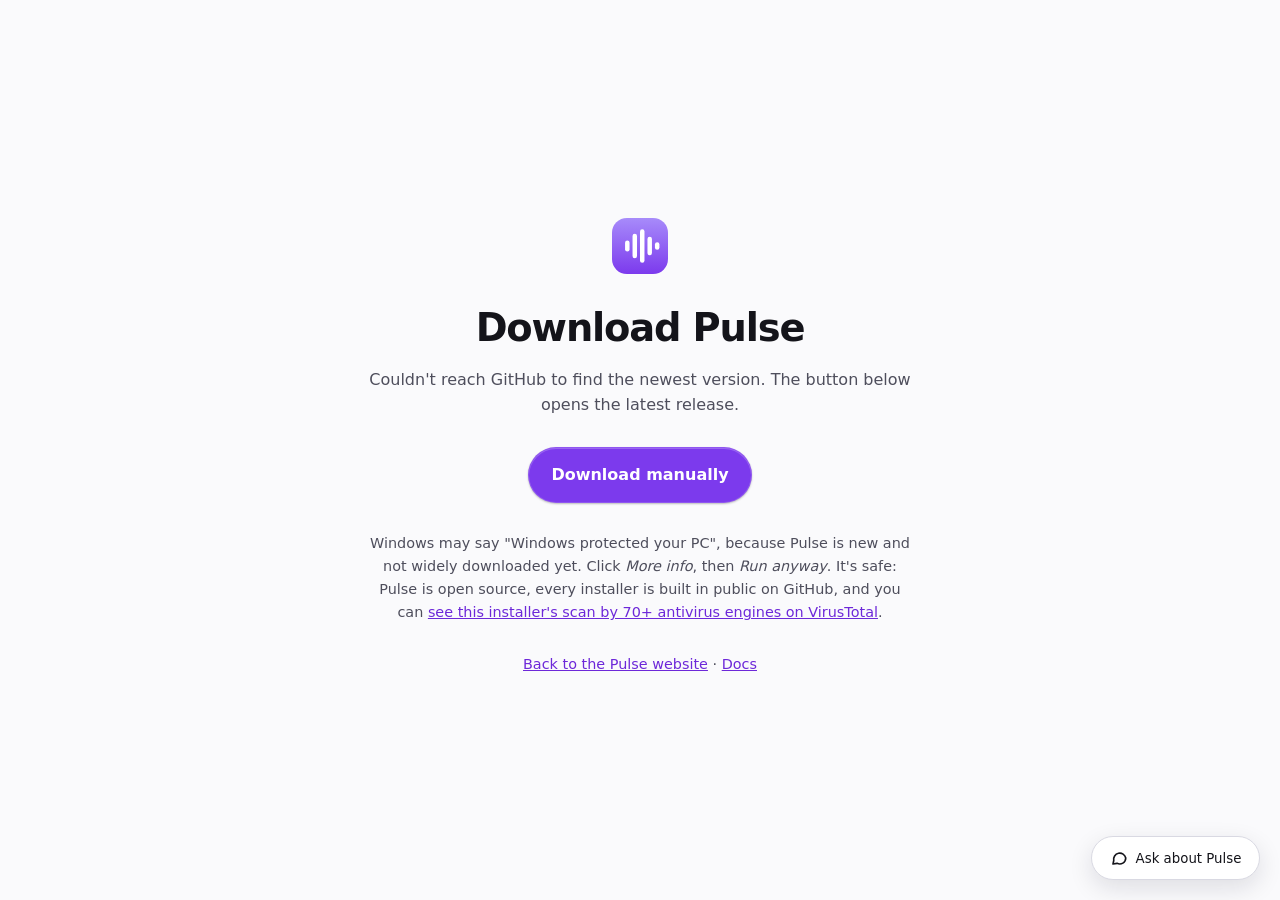
<file: download/index.html>
<!doctype html>
<html lang="en">
<head>
<meta charset="utf-8">
<script>try{var t=localStorage.getItem("pulse-theme");document.documentElement.dataset.theme=t||(matchMedia("(prefers-color-scheme: light)").matches?"light":"dark")}catch(e){document.documentElement.dataset.theme="dark"}</script>

<meta name="viewport" content="width=device-width, initial-scale=1">
<title>Downloading Pulse…</title>
<meta name="description" content="Download the latest version of Pulse for Windows.">
<meta name="theme-color" content="#0b0b0e">
<link rel="canonical" href="https://listen2pulse.github.io/download/">
<link rel="icon" href="../favicon.ico" sizes="any">
<link rel="icon" href="../img/favicon-32.png" sizes="32x32" type="image/png">
<link rel="apple-touch-icon" href="../img/apple-touch-icon.png">
<meta property="og:type" content="website">
<meta property="og:site_name" content="Pulse">
<meta property="og:url" content="https://listen2pulse.github.io/download/">
<meta property="og:title" content="Download Pulse for Windows">
<meta property="og:description" content="Download the latest version of Pulse for Windows.">
<meta property="og:image" content="https://listen2pulse.github.io/img/social-3.png">
<meta property="og:image:width" content="1200">
<meta property="og:image:height" content="630">
<meta property="og:image:alt" content="Pulse, a music player that leaves your games alone. Free, open source, about 90 MB in Gaming mode.">
<meta name="twitter:card" content="summary_large_image">
<meta name="twitter:image" content="https://listen2pulse.github.io/img/social-3.png">
<style>
:root { --bg: #0b0b0e; --surface: #16161b; --border: #2c2c36; --text: #ededf1; --muted: #a3a3b0; --accent: #7c3aed; --accent-soft: #a78bfa; color-scheme: dark; }
* { box-sizing: border-box; }
body { margin: 0; min-height: 100vh; display: grid; place-items: center; background: var(--bg); color: var(--text); font: 400 1rem/1.6 "Segoe UI Variable Text", "Segoe UI", system-ui, -apple-system, Arial, sans-serif; padding: 1.5rem; }
main { max-width: 34rem; text-align: center; }
h1 { font-size: clamp(1.8rem, 5vw, 2.4rem); letter-spacing: -.03em; margin: 1rem 0 .5rem; }
p { color: var(--muted); margin: .4rem 0; }
a { color: var(--accent-soft); }
.btn { display: inline-flex; gap: .5rem; align-items: center; margin-top: 1.4rem; padding: .9rem 1.4rem; border-radius: 999px; border: 1px solid rgba(255, 255, 255, .14); background: var(--accent); color: #fff; font-weight: 600; text-decoration: none; box-shadow: inset 0 1px 0 rgba(255, 255, 255, .22), 0 1px 2px rgba(0, 0, 0, .25); transition: transform .35s cubic-bezier(.2, .8, .2, 1), box-shadow .35s cubic-bezier(.2, .8, .2, 1); }
.btn:hover { background: #8b5cf6; }
a:focus-visible { outline: 3px solid var(--accent-soft); outline-offset: 3px; border-radius: 8px; }
.note { margin-top: 1.8rem; font-size: .9rem; }
.logo { width: 56px; height: 56px; }

/* Cursor: black arrow with a purple edge; purple over anything clickable.
   Native cursors (no script), only for mouse users. */
@media (pointer: fine) {
  html { cursor: url("data:image/svg+xml,%3Csvg xmlns='http://www.w3.org/2000/svg' width='28' height='28' viewBox='0 0 28 28'%3E%3Cpath d='M4 3v19.5l5.6-5.4 3.6 8.4 3.6-1.6-3.6-8.2H21z' fill='%230b0b0e' stroke='%23a78bfa' stroke-width='1.8' stroke-linejoin='round'/%3E%3C/svg%3E") 4 3, auto; }
  a, button, summary, label, [role="button"] { cursor: url("data:image/svg+xml,%3Csvg xmlns='http://www.w3.org/2000/svg' width='28' height='28' viewBox='0 0 28 28'%3E%3Cpath d='M4 3v19.5l5.6-5.4 3.6 8.4 3.6-1.6-3.6-8.2H21z' fill='%237c3aed' stroke='%23f5f3ff' stroke-width='1.8' stroke-linejoin='round'/%3E%3C/svg%3E") 4 3, pointer; }
}
</style>
<link rel="stylesheet" href="../site.css">
<script defer src="../stats.js"></script>
</head>
<body>
<main>
  <svg class="logo" viewBox="0 0 30 30" aria-hidden="true"><defs><linearGradient id="g" x1="0" y1="0" x2="0" y2="1"><stop offset="0" stop-color="#a78bfa"/><stop offset="1" stop-color="#7c3aed"/></linearGradient></defs><rect width="30" height="30" rx="8" fill="url(#g)"/><g fill="#fff"><rect x="7" y="12" width="2.4" height="6" rx="1.2"/><rect x="11" y="8.5" width="2.4" height="13" rx="1.2"/><rect x="15" y="6" width="2.4" height="18" rx="1.2"/><rect x="19" y="10" width="2.4" height="10" rx="1.2"/><rect x="23" y="13" width="2.4" height="4" rx="1.2"/></g></svg>
  <h1 id="title">Getting the latest Pulse…</h1>
  <p id="status" role="status">Your download will start in a moment.</p>
  <a class="btn" id="manual" href="https://github.com/mercy123xz/Pulse/releases/latest">Download manually</a>
  <p class="note">Windows may say "Windows protected your PC", because Pulse is new and not widely downloaded yet. Click <em>More info</em>, then <em>Run anyway</em>. It's safe: Pulse is open source, every installer is built in public on GitHub, and you can <a href="https://www.virustotal.com/gui/file/30df3a255756e04b3ba68929d413888adbd8e922ad4345ade657209fe89770b0">see this installer's scan by 70+ antivirus engines on VirusTotal</a>.</p>
  <p class="note"><a href="../">Back to the Pulse website</a> · <a href="../docs/">Docs</a></p>
</main>
<script>
// Finds the newest installer on GitHub and starts downloading it right away.
(function () {
  var title = document.getElementById("title");
  var status = document.getElementById("status");
  var manual = document.getElementById("manual");
  fetch("https://api.github.com/repos/mercy123xz/Pulse/releases/latest", { headers: { Accept: "application/vnd.github+json" } })
    .then(function (r) { return r.ok ? r.json() : Promise.reject(r.status); })
    .then(function (rel) {
      var exe = (rel.assets || []).find(function (a) { return /\.exe$/i.test(a.name); });
      if (!exe) throw new Error("no installer");
      var version = String(rel.tag_name || "").replace(/^v/, "");
      var mb = (exe.size / 1048576).toFixed(1);
      title.textContent = "Downloading Pulse " + version;
      status.textContent = exe.name + " (" + mb + " MB) should be downloading now. If it isn't, use the button below.";
      manual.href = exe.browser_download_url;
      manual.textContent = "Download Pulse " + version;
      document.title = "Downloading Pulse " + version;
      window.location.href = exe.browser_download_url;
    })
    .catch(function () {
      title.textContent = "Download Pulse";
      status.textContent = "Couldn't reach GitHub to find the newest version. The button below opens the latest release.";
    });
})();
</script>
<noscript><p style="text-align:center">JavaScript is off: use the button above to open the latest release.</p></noscript>
<script src="../ask.js" defer></script>
<script src="../site.js" defer></script>
</body>
</html>
</file>
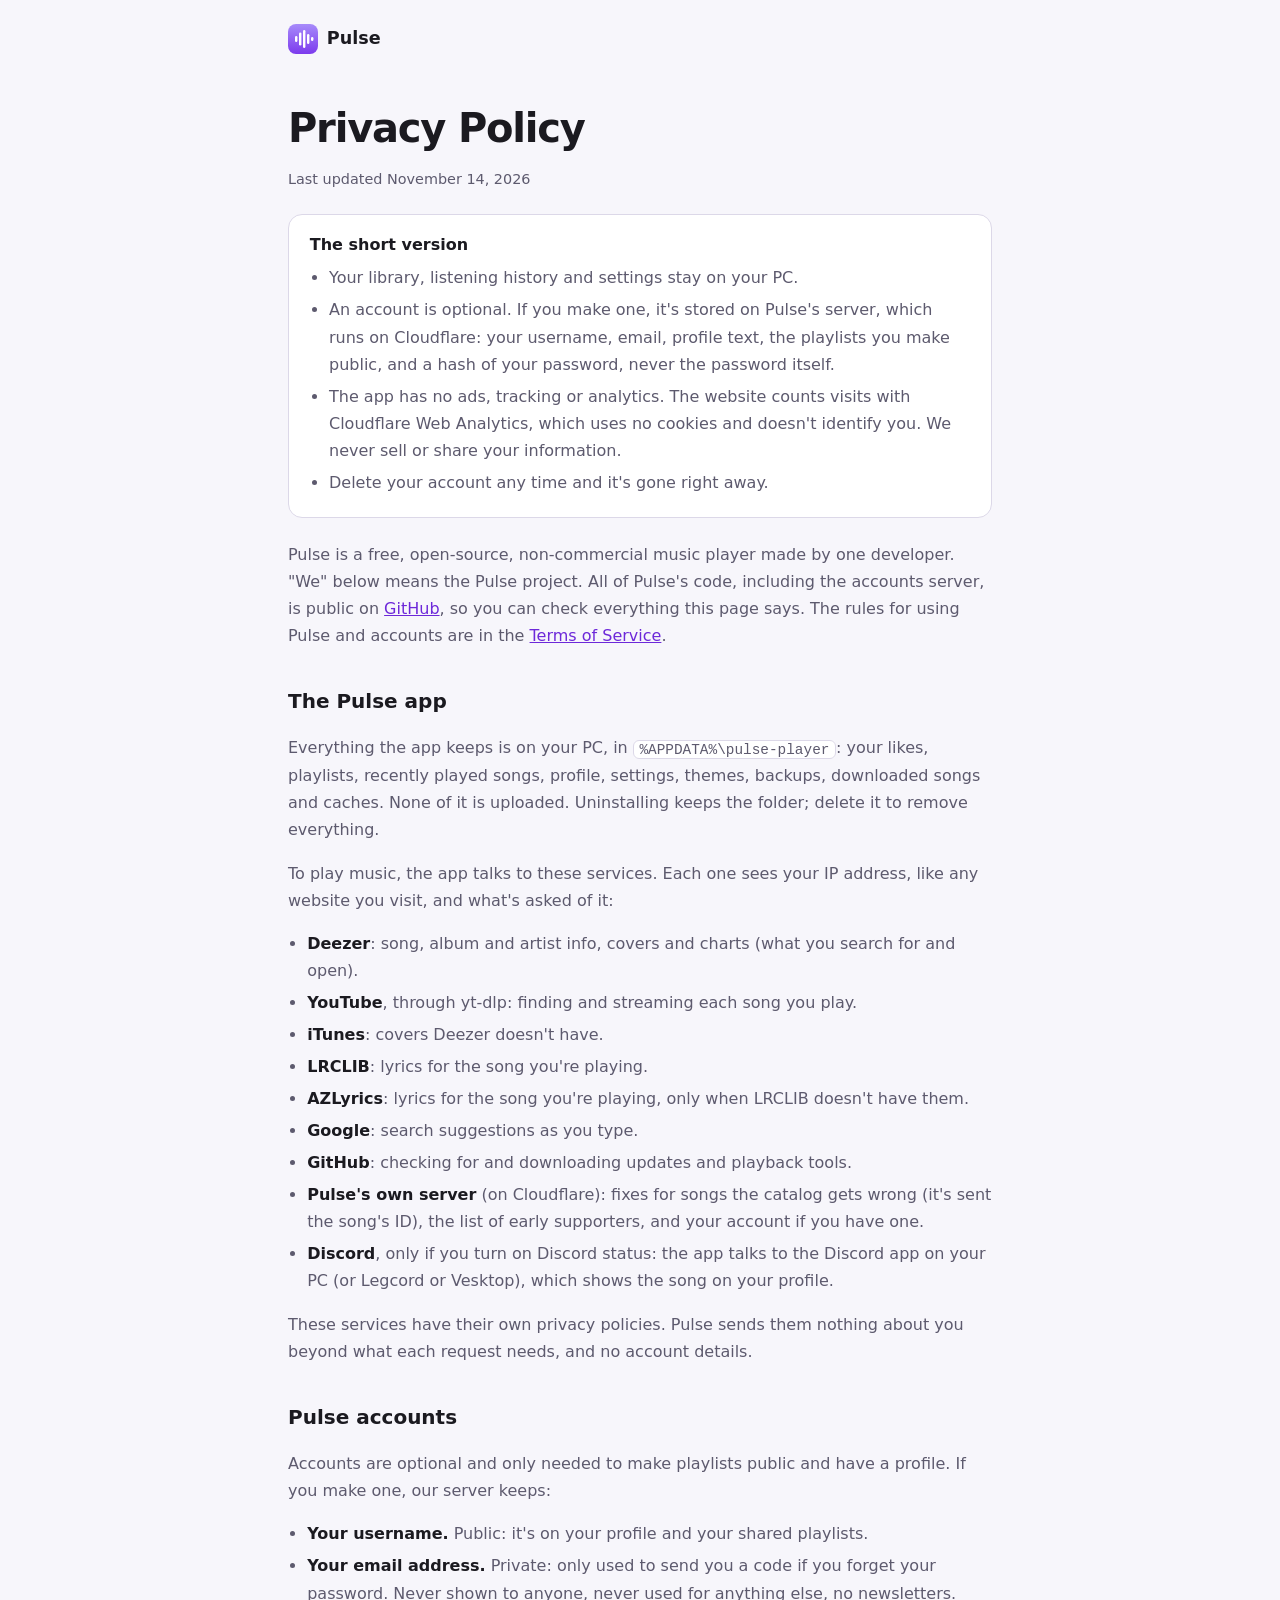
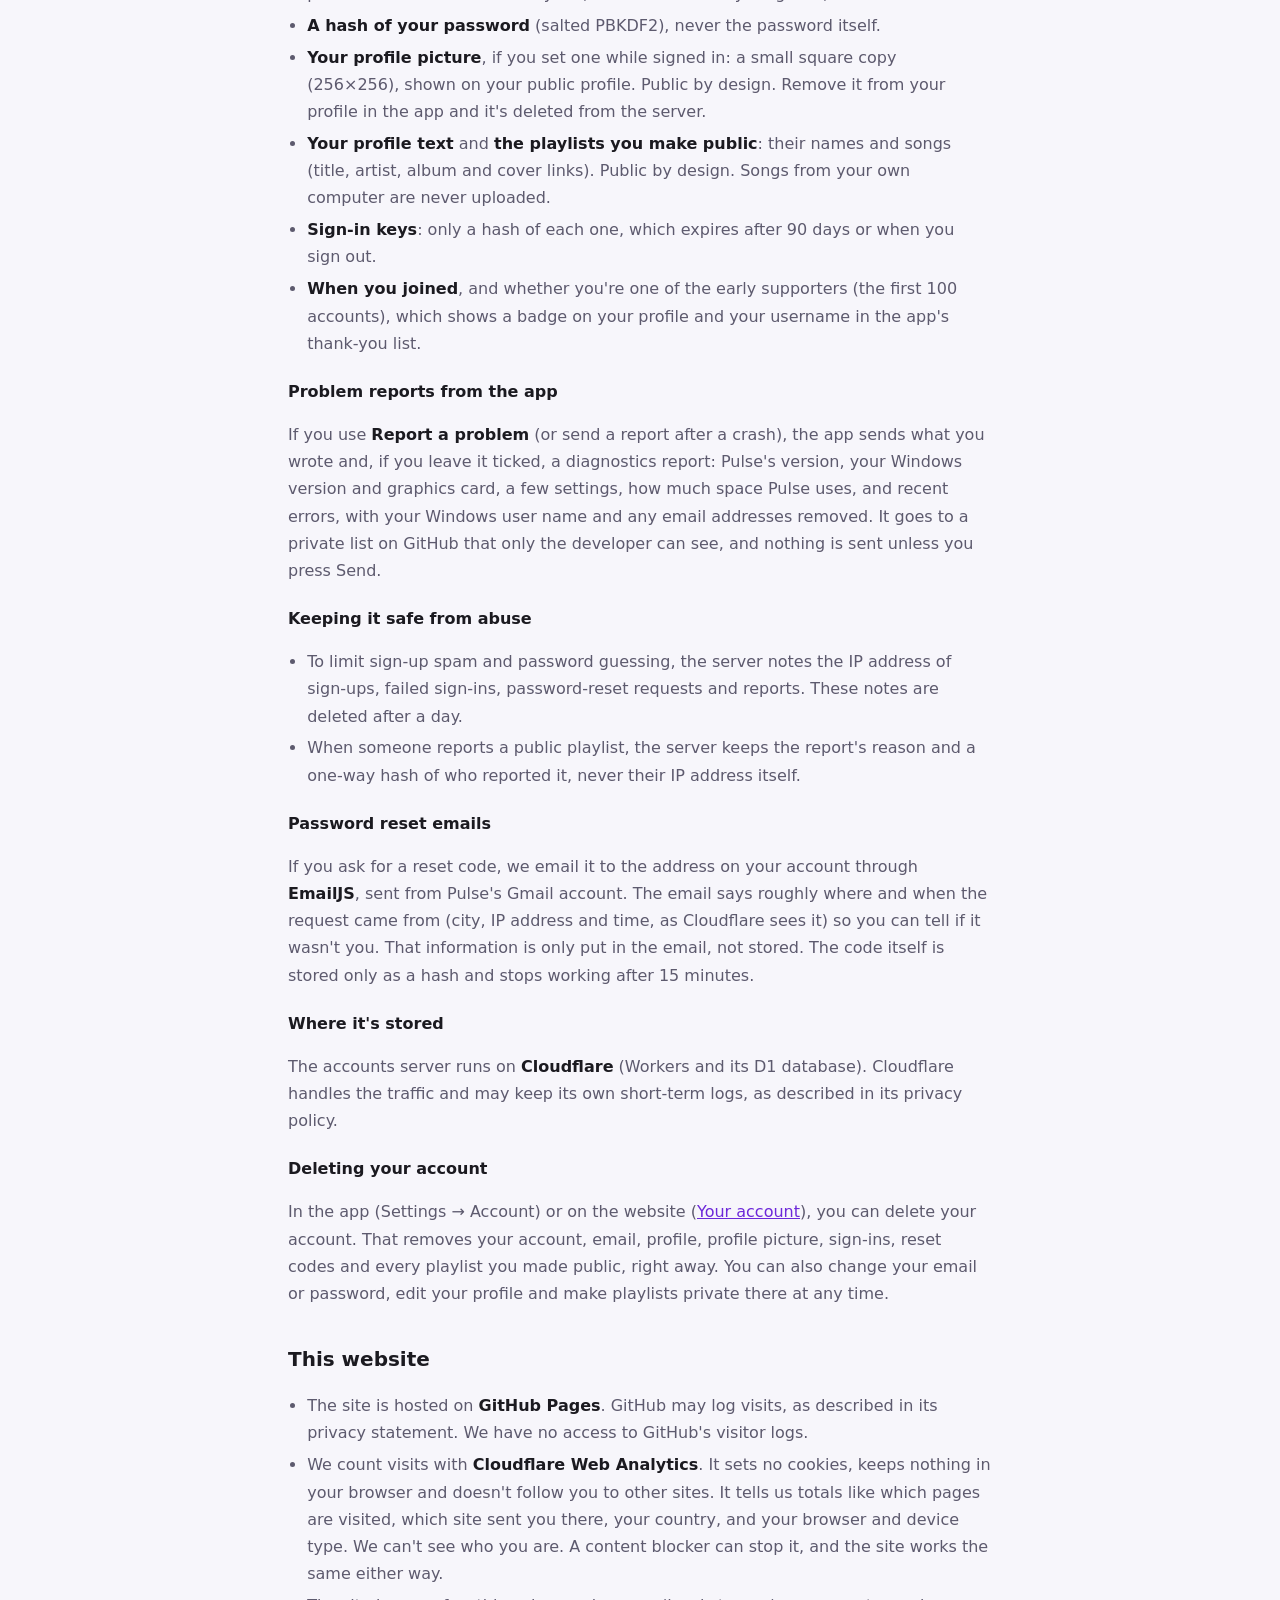
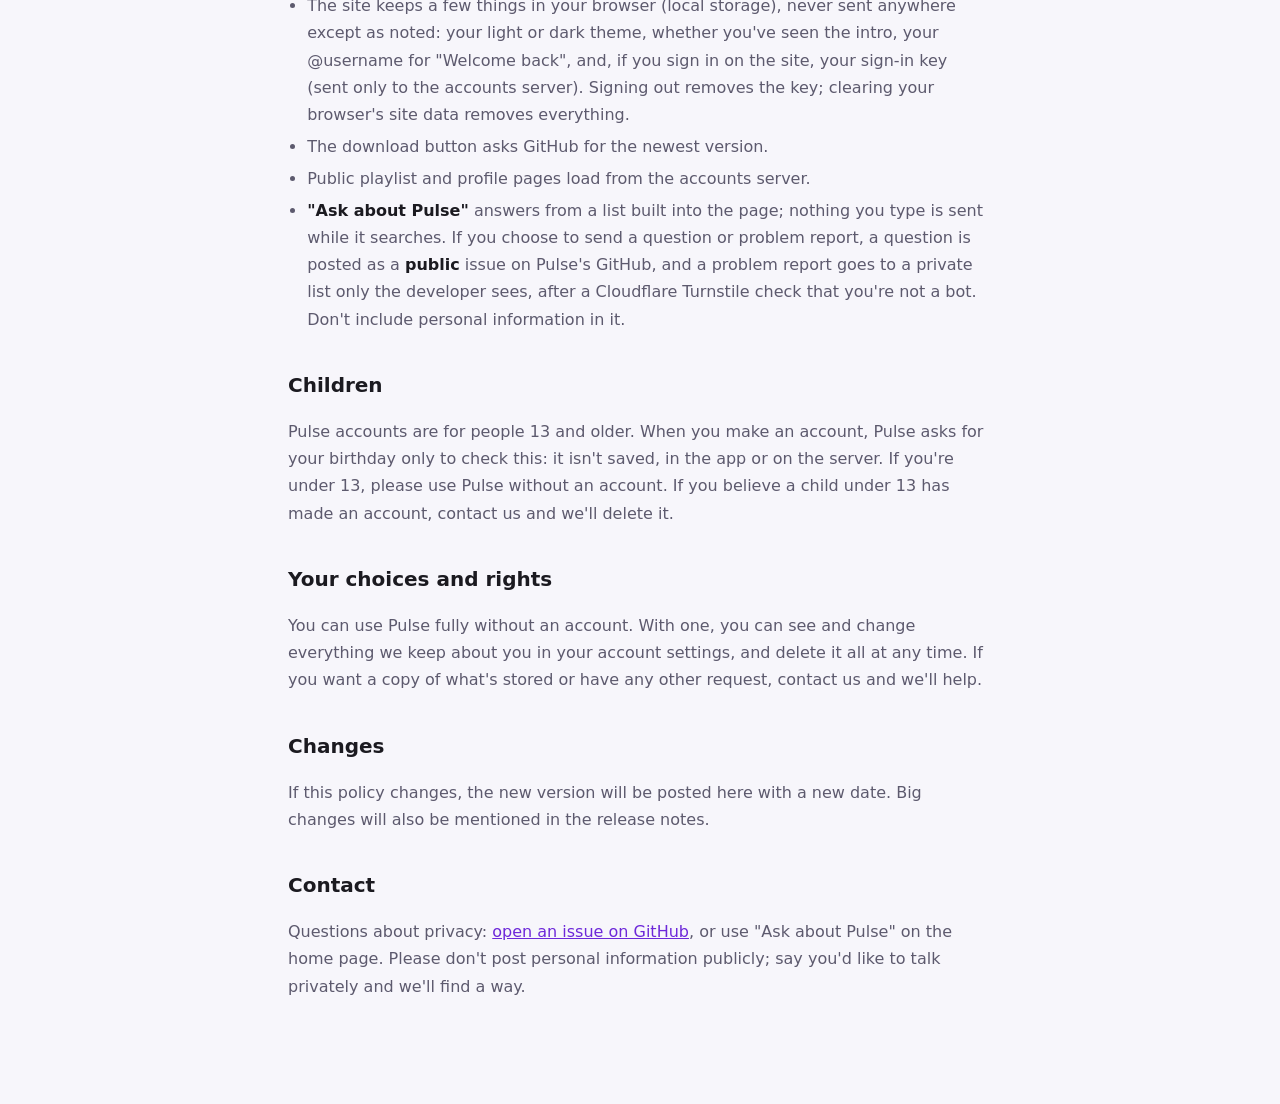
<file: privacy/index.html>
<!doctype html>
<html lang="en">
<head>
<meta charset="utf-8">
<script>try{var t=localStorage.getItem("pulse-theme");document.documentElement.dataset.theme=t||(matchMedia("(prefers-color-scheme: light)").matches?"light":"dark")}catch(e){document.documentElement.dataset.theme="dark"}</script>
<meta name="viewport" content="width=device-width, initial-scale=1">
<title>Privacy Policy · Pulse</title>
<meta name="description" content="What Pulse keeps, what it sends where, and what you can do about it.">
<meta name="theme-color" content="#0b0b0e">
<link rel="canonical" href="https://listen2pulse.github.io/privacy/">
<link rel="icon" href="../favicon.ico" sizes="any">
<link rel="icon" href="../img/favicon-32.png" sizes="32x32" type="image/png">
<link rel="apple-touch-icon" href="../img/apple-touch-icon.png">
<meta property="og:type" content="article">
<meta property="og:site_name" content="Pulse">
<meta property="og:url" content="https://listen2pulse.github.io/privacy/">
<meta property="og:title" content="Privacy Policy · Pulse">
<meta property="og:description" content="What Pulse keeps, what it sends where, and what you can do about it.">
<meta property="og:image" content="https://listen2pulse.github.io/img/social-3.png">
<meta property="og:image:width" content="1200">
<meta property="og:image:height" content="630">
<meta property="og:image:alt" content="Pulse, a music player that leaves your games alone. Free, open source, about 90 MB in Gaming mode.">
<meta name="twitter:card" content="summary_large_image">
<meta name="twitter:image" content="https://listen2pulse.github.io/img/social-3.png">
<style>
:root { --bg: #0b0b0e; --surface: #16161b; --border: #2c2c36; --text: #ededf1; --muted: #a3a3b0; --accent-soft: #a78bfa; color-scheme: dark; }
html[data-theme="light"] { --bg: #f7f6fb; --surface: #ffffff; --border: #dcd8e8; --text: #1b1a20; --muted: #5d5a6e; --accent-soft: #6d28d9; color-scheme: light; }
* { box-sizing: border-box; }
body { margin: 0; background: var(--bg); color: var(--text); font: 400 1rem/1.7 "Segoe UI Variable Text", "Segoe UI", system-ui, -apple-system, Arial, sans-serif; padding: 1.5rem; }
main { max-width: 44rem; margin: 0 auto; padding-bottom: 4rem; }
.home { display: inline-flex; align-items: center; gap: .55rem; color: var(--text); text-decoration: none; font-weight: 700; font-size: 1.1rem; }
.home svg { width: 30px; height: 30px; }
h1 { font-size: clamp(1.9rem, 5vw, 2.5rem); letter-spacing: -.03em; margin: 2rem 0 .3rem; }
h2 { font-size: 1.25rem; margin: 2.2rem 0 .5rem; }
h3 { font-size: 1rem; margin: 1.3rem 0 .3rem; }
p, li { color: var(--muted); }
strong, b { color: var(--text); }
a { color: var(--accent-soft); }
a:focus-visible { outline: 2px solid var(--accent-soft); outline-offset: 3px; border-radius: 4px; }
ul { padding-left: 1.2rem; }
li { margin: .3rem 0; }
code { font-size: .9em; background: var(--surface); border: 1px solid var(--border); border-radius: 6px; padding: .05rem .35rem; }
.summary { background: var(--surface); border: 1px solid var(--border); border-radius: 14px; padding: 1rem 1.3rem; margin-top: 1.4rem; }
.summary ul { margin: .4rem 0 0; }
.updated { margin: 0; font-size: .9rem; }
</style>
<script defer src="../stats.js"></script>
<style>@media all { @view-transition { navigation: auto; } ::view-transition-old(root) { animation: .22s ease-in both vt-out; } ::view-transition-new(root) { animation: .32s cubic-bezier(.2, .7, .2, 1) both vt-in; } @keyframes vt-out { to { opacity: 0; } } @keyframes vt-in { from { opacity: 0; transform: translateY(8px); } } }</style>
</head>
<body>
<main>
  <a class="home" href="../">
    <svg viewBox="0 0 30 30" aria-hidden="true"><defs><linearGradient id="g" x1="0" y1="0" x2="0" y2="1"><stop offset="0" stop-color="#a78bfa"/><stop offset="1" stop-color="#7c3aed"/></linearGradient></defs><rect width="30" height="30" rx="8" fill="url(#g)"/><g fill="#fff"><rect x="7" y="12" width="2.4" height="6" rx="1.2"/><rect x="11" y="8.5" width="2.4" height="13" rx="1.2"/><rect x="15" y="6" width="2.4" height="18" rx="1.2"/><rect x="19" y="10" width="2.4" height="10" rx="1.2"/><rect x="23" y="13" width="2.4" height="4" rx="1.2"/></g></svg>
    Pulse
  </a>

  <h1>Privacy Policy</h1>
  <p class="updated">Last updated November 14, 2026</p>

  <div class="summary">
    <strong>The short version</strong>
    <ul>
      <li>Your library, listening history and settings stay on your PC.</li>
      <li>An account is optional. If you make one, it's stored on Pulse's server, which runs on Cloudflare: your username, email, profile text, the playlists you make public, and a hash of your password, never the password itself.</li>
      <li>The app has no ads, tracking or analytics. The website counts visits with Cloudflare Web Analytics, which uses no cookies and doesn't identify you. We never sell or share your information.</li>
      <li>Delete your account any time and it's gone right away.</li>
    </ul>
  </div>

  <p style="margin-top:1.4rem">Pulse is a free, open-source, non-commercial music player made by one developer. "We" below means the Pulse project. All of Pulse's code, including the accounts server, is public on <a href="https://github.com/mercy123xz/Pulse">GitHub</a>, so you can check everything this page says. The rules for using Pulse and accounts are in the <a href="../terms/">Terms of Service</a>.</p>

  <h2>The Pulse app</h2>
  <p>Everything the app keeps is on your PC, in <code>%APPDATA%\pulse-player</code>: your likes, playlists, recently played songs, profile, settings, themes, backups, downloaded songs and caches. None of it is uploaded. Uninstalling keeps the folder; delete it to remove everything.</p>
  <p>To play music, the app talks to these services. Each one sees your IP address, like any website you visit, and what's asked of it:</p>
  <ul>
    <li><strong>Deezer</strong>: song, album and artist info, covers and charts (what you search for and open).</li>
    <li><strong>YouTube</strong>, through yt-dlp: finding and streaming each song you play.</li>
    <li><strong>iTunes</strong>: covers Deezer doesn't have.</li>
    <li><strong>LRCLIB</strong>: lyrics for the song you're playing.</li>
    <li><strong>AZLyrics</strong>: lyrics for the song you're playing, only when LRCLIB doesn't have them.</li>
    <li><strong>Google</strong>: search suggestions as you type.</li>
    <li><strong>GitHub</strong>: checking for and downloading updates and playback tools.</li>
    <li><strong>Pulse's own server</strong> (on Cloudflare): fixes for songs the catalog gets wrong (it's sent the song's ID), the list of early supporters, and your account if you have one.</li>
<li><strong>Discord</strong>, only if you turn on Discord status: the app talks to the Discord app on your PC (or Legcord or Vesktop), which shows the song on your profile.</li>
  </ul>
  <p>These services have their own privacy policies. Pulse sends them nothing about you beyond what each request needs, and no account details.</p>

  <h2>Pulse accounts</h2>
  <p>Accounts are optional and only needed to make playlists public and have a profile. If you make one, our server keeps:</p>
  <ul>
    <li><strong>Your username.</strong> Public: it's on your profile and your shared playlists.</li>
    <li><strong>Your email address.</strong> Private: only used to send you a code if you forget your password. Never shown to anyone, never used for anything else, no newsletters.</li>
    <li><strong>A hash of your password</strong> (salted PBKDF2), never the password itself.</li>
    <li><strong>Your profile picture</strong>, if you set one while signed in: a small square copy (256×256), shown on your public profile. Public by design. Remove it from your profile in the app and it's deleted from the server.</li>
<li><strong>Your profile text</strong> and <strong>the playlists you make public</strong>: their names and songs (title, artist, album and cover links). Public by design. Songs from your own computer are never uploaded.</li>
    <li><strong>Sign-in keys</strong>: only a hash of each one, which expires after 90 days or when you sign out.</li>
    <li><strong>When you joined</strong>, and whether you're one of the early supporters (the first 100 accounts), which shows a badge on your profile and your username in the app's thank-you list.</li>
  </ul>
  <h3>Problem reports from the app</h3>
<p>If you use <strong>Report a problem</strong> (or send a report after a crash), the app sends what you wrote and, if you leave it ticked, a diagnostics report: Pulse's version, your Windows version and graphics card, a few settings, how much space Pulse uses, and recent errors, with your Windows user name and any email addresses removed. It goes to a private list on GitHub that only the developer can see, and nothing is sent unless you press Send.</p>
<h3>Keeping it safe from abuse</h3>
  <ul>
    <li>To limit sign-up spam and password guessing, the server notes the IP address of sign-ups, failed sign-ins, password-reset requests and reports. These notes are deleted after a day.</li>
    <li>When someone reports a public playlist, the server keeps the report's reason and a one-way hash of who reported it, never their IP address itself.</li>
  </ul>
  <h3>Password reset emails</h3>
  <p>If you ask for a reset code, we email it to the address on your account through <strong>EmailJS</strong>, sent from Pulse's Gmail account. The email says roughly where and when the request came from (city, IP address and time, as Cloudflare sees it) so you can tell if it wasn't you. That information is only put in the email, not stored. The code itself is stored only as a hash and stops working after 15 minutes.</p>
  <h3>Where it's stored</h3>
  <p>The accounts server runs on <strong>Cloudflare</strong> (Workers and its D1 database). Cloudflare handles the traffic and may keep its own short-term logs, as described in its privacy policy.</p>
  <h3>Deleting your account</h3>
  <p>In the app (Settings → Account) or on the website (<a href="../account/">Your account</a>), you can delete your account. That removes your account, email, profile, profile picture, sign-ins, reset codes and every playlist you made public, right away. You can also change your email or password, edit your profile and make playlists private there at any time.</p>

  <h2>This website</h2>
  <ul>
    <li>The site is hosted on <strong>GitHub Pages</strong>. GitHub may log visits, as described in its privacy statement. We have no access to GitHub's visitor logs.</li>
    <li>We count visits with <strong>Cloudflare Web Analytics</strong>. It sets no cookies, keeps nothing in your browser and doesn't follow you to other sites. It tells us totals like which pages are visited, which site sent you there, your country, and your browser and device type. We can't see who you are. A content blocker can stop it, and the site works the same either way.</li>
    <li>The site keeps a few things in your browser (local storage), never sent anywhere except as noted: your light or dark theme, whether you've seen the intro, your @username for "Welcome back", and, if you sign in on the site, your sign-in key (sent only to the accounts server). Signing out removes the key; clearing your browser's site data removes everything.</li>
    <li>The download button asks GitHub for the newest version.</li>
    <li>Public playlist and profile pages load from the accounts server.</li>
    <li><strong>"Ask about Pulse"</strong> answers from a list built into the page; nothing you type is sent while it searches. If you choose to send a question or problem report, a question is posted as a <strong>public</strong> issue on Pulse's GitHub, and a problem report goes to a private list only the developer sees, after a Cloudflare Turnstile check that you're not a bot. Don't include personal information in it.</li>
  </ul>

  <h2>Children</h2>
  <p>Pulse accounts are for people 13 and older. When you make an account, Pulse asks for your birthday only to check this: it isn't saved, in the app or on the server. If you're under 13, please use Pulse without an account. If you believe a child under 13 has made an account, contact us and we'll delete it.</p>

  <h2>Your choices and rights</h2>
  <p>You can use Pulse fully without an account. With one, you can see and change everything we keep about you in your account settings, and delete it all at any time. If you want a copy of what's stored or have any other request, contact us and we'll help.</p>

  <h2>Changes</h2>
  <p>If this policy changes, the new version will be posted here with a new date. Big changes will also be mentioned in the release notes.</p>

  <h2>Contact</h2>
  <p>Questions about privacy: <a href="https://github.com/mercy123xz/Pulse/issues">open an issue on GitHub</a>, or use "Ask about Pulse" on the home page. Please don't post personal information publicly; say you'd like to talk privately and we'll find a way.</p>
</main>
</body>
</html>
</file>
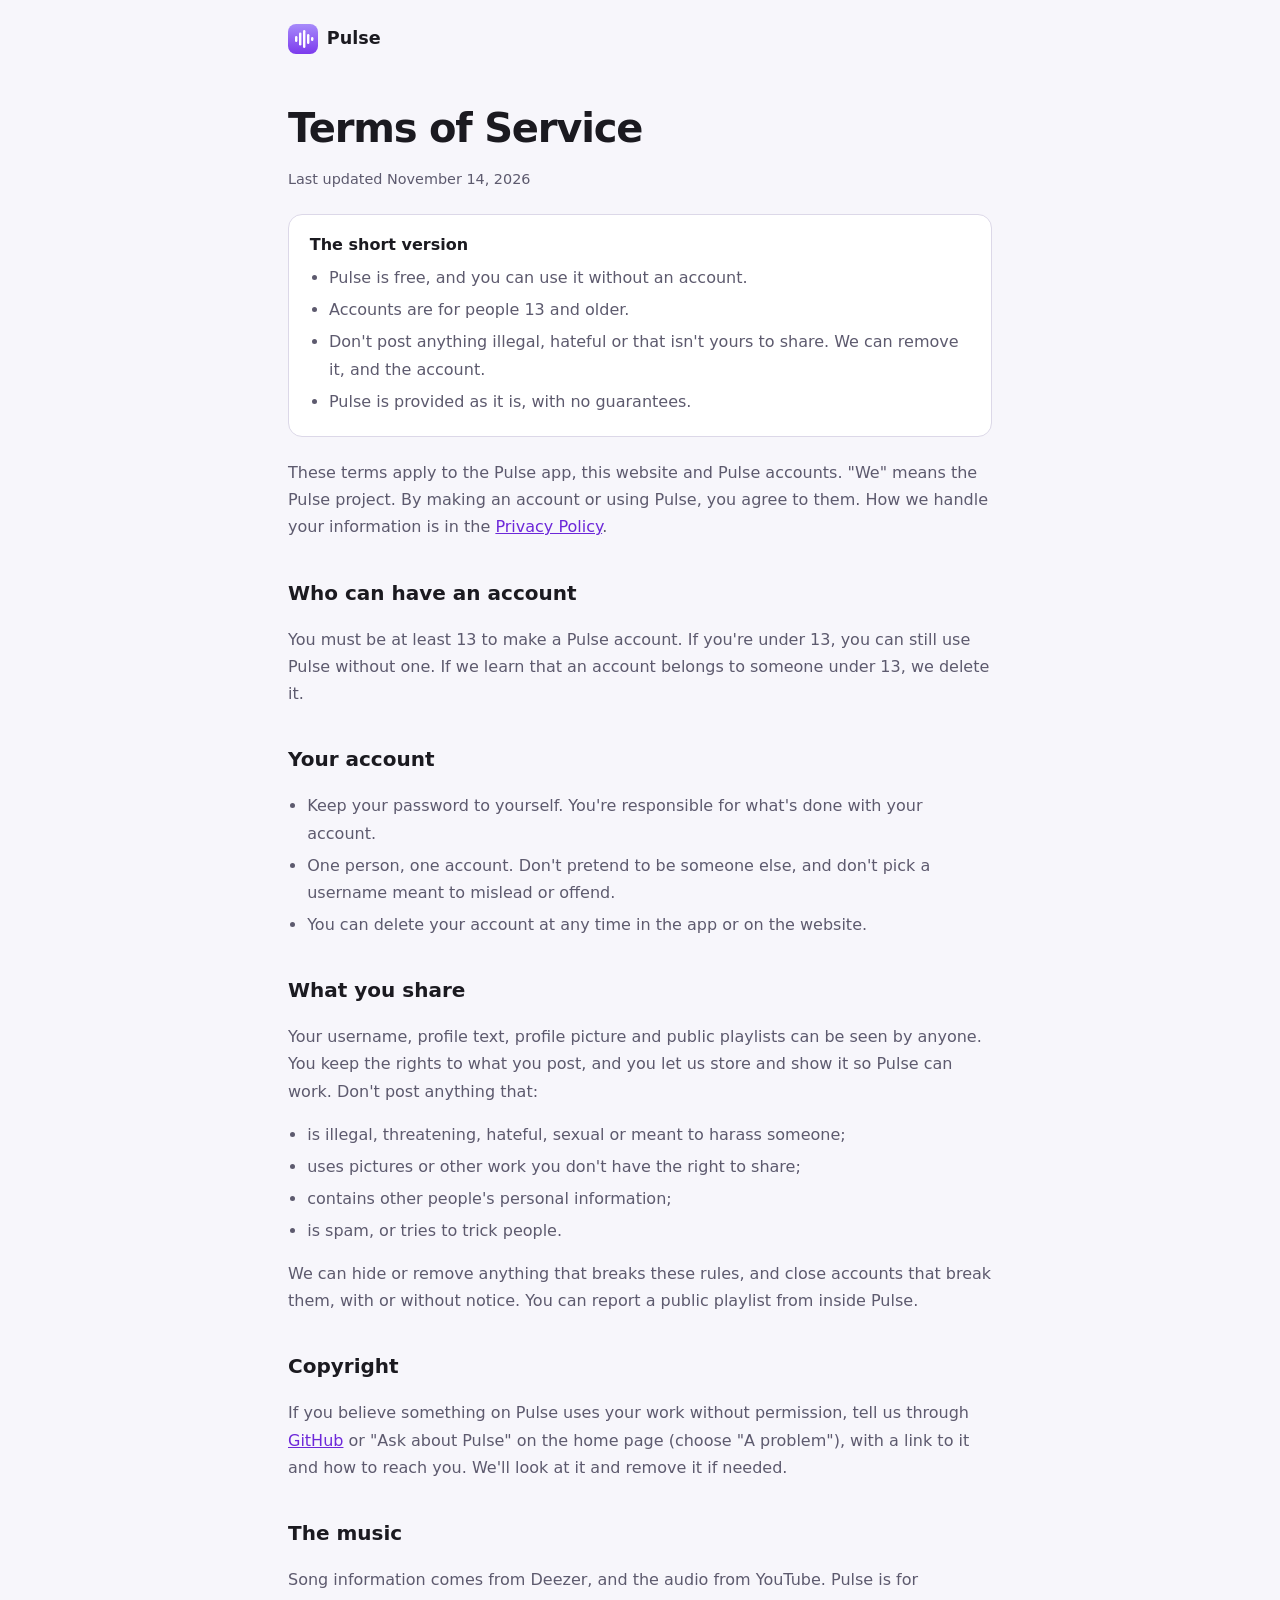
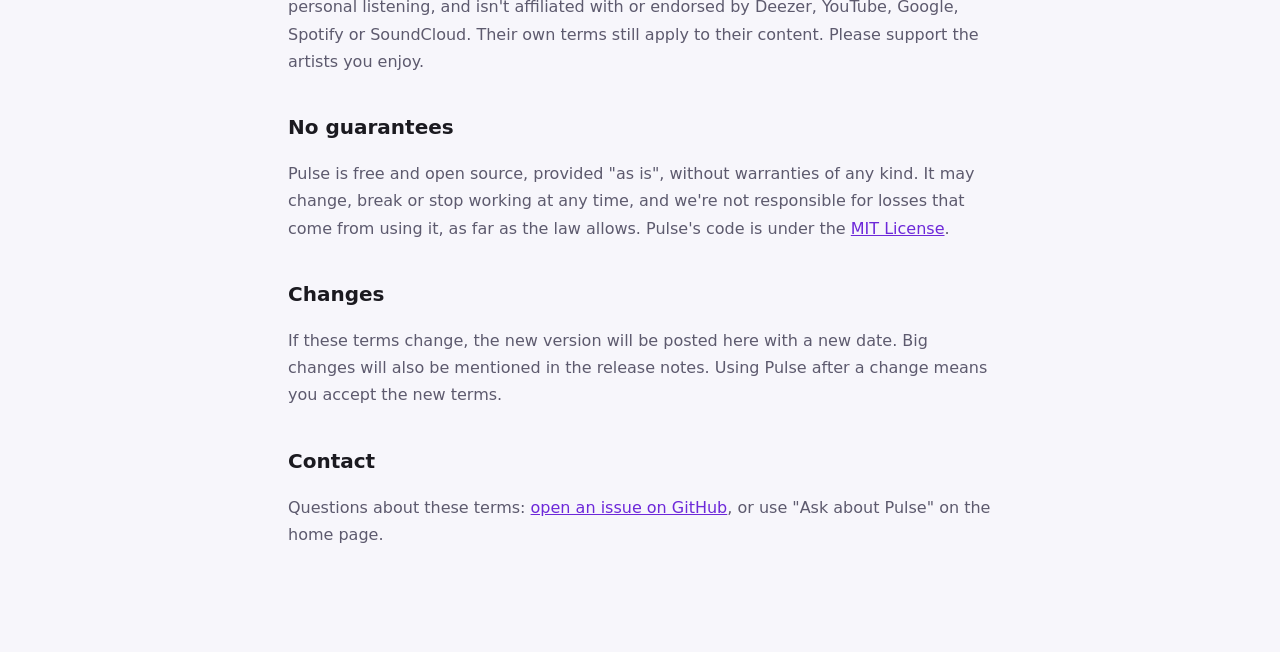
<file: terms/index.html>
<!doctype html>
<html lang="en">
<head>
<meta charset="utf-8">
<script>try{var t=localStorage.getItem("pulse-theme");document.documentElement.dataset.theme=t||(matchMedia("(prefers-color-scheme: light)").matches?"light":"dark")}catch(e){document.documentElement.dataset.theme="dark"}</script>
<meta name="viewport" content="width=device-width, initial-scale=1">
<title>Terms of Service · Pulse</title>
<meta name="description" content="The rules for using Pulse and Pulse accounts.">
<meta name="theme-color" content="#0b0b0e">
<link rel="canonical" href="https://listen2pulse.github.io/terms/">
<link rel="icon" href="../favicon.ico" sizes="any">
<link rel="icon" href="../img/favicon-32.png" sizes="32x32" type="image/png">
<link rel="apple-touch-icon" href="../img/apple-touch-icon.png">
<meta property="og:type" content="article">
<meta property="og:site_name" content="Pulse">
<meta property="og:url" content="https://listen2pulse.github.io/terms/">
<meta property="og:title" content="Terms of Service · Pulse">
<meta property="og:description" content="The rules for using Pulse and Pulse accounts.">
<meta property="og:image" content="https://listen2pulse.github.io/img/social-3.png">
<meta property="og:image:width" content="1200">
<meta property="og:image:height" content="630">
<meta property="og:image:alt" content="Pulse, a music player that leaves your games alone. Free, open source, about 90 MB in Gaming mode.">
<meta name="twitter:card" content="summary_large_image">
<meta name="twitter:image" content="https://listen2pulse.github.io/img/social-3.png">
<style>
:root { --bg: #0b0b0e; --surface: #16161b; --border: #2c2c36; --text: #ededf1; --muted: #a3a3b0; --accent-soft: #a78bfa; color-scheme: dark; }
html[data-theme="light"] { --bg: #f7f6fb; --surface: #ffffff; --border: #dcd8e8; --text: #1b1a20; --muted: #5d5a6e; --accent-soft: #6d28d9; color-scheme: light; }
* { box-sizing: border-box; }
body { margin: 0; background: var(--bg); color: var(--text); font: 400 1rem/1.7 "Segoe UI Variable Text", "Segoe UI", system-ui, -apple-system, Arial, sans-serif; padding: 1.5rem; }
main { max-width: 44rem; margin: 0 auto; padding-bottom: 4rem; }
.home { display: inline-flex; align-items: center; gap: .55rem; color: var(--text); text-decoration: none; font-weight: 700; font-size: 1.1rem; }
.home svg { width: 30px; height: 30px; }
h1 { font-size: clamp(1.9rem, 5vw, 2.5rem); letter-spacing: -.03em; margin: 2rem 0 .3rem; }
h2 { font-size: 1.25rem; margin: 2.2rem 0 .5rem; }
h3 { font-size: 1rem; margin: 1.3rem 0 .3rem; }
p, li { color: var(--muted); }
strong, b { color: var(--text); }
a { color: var(--accent-soft); }
a:focus-visible { outline: 2px solid var(--accent-soft); outline-offset: 3px; border-radius: 4px; }
ul { padding-left: 1.2rem; }
li { margin: .3rem 0; }
code { font-size: .9em; background: var(--surface); border: 1px solid var(--border); border-radius: 6px; padding: .05rem .35rem; }
.summary { background: var(--surface); border: 1px solid var(--border); border-radius: 14px; padding: 1rem 1.3rem; margin-top: 1.4rem; }
.summary ul { margin: .4rem 0 0; }
.updated { margin: 0; font-size: .9rem; }
</style>
<script defer src="../stats.js"></script>
<style>@media all { @view-transition { navigation: auto; } ::view-transition-old(root) { animation: .22s ease-in both vt-out; } ::view-transition-new(root) { animation: .32s cubic-bezier(.2, .7, .2, 1) both vt-in; } @keyframes vt-out { to { opacity: 0; } } @keyframes vt-in { from { opacity: 0; transform: translateY(8px); } } }</style>
</head>
<body>
<main>
  <a class="home" href="../">
    <svg viewBox="0 0 30 30" aria-hidden="true"><defs><linearGradient id="g" x1="0" y1="0" x2="0" y2="1"><stop offset="0" stop-color="#a78bfa"/><stop offset="1" stop-color="#7c3aed"/></linearGradient></defs><rect width="30" height="30" rx="8" fill="url(#g)"/><g fill="#fff"><rect x="7" y="12" width="2.4" height="6" rx="1.2"/><rect x="11" y="8.5" width="2.4" height="13" rx="1.2"/><rect x="15" y="6" width="2.4" height="18" rx="1.2"/><rect x="19" y="10" width="2.4" height="10" rx="1.2"/><rect x="23" y="13" width="2.4" height="4" rx="1.2"/></g></svg>
    Pulse
  </a>

  <h1>Terms of Service</h1>
  <p class="updated">Last updated November 14, 2026</p>

  <div class="summary">
    <strong>The short version</strong>
    <ul>
      <li>Pulse is free, and you can use it without an account.</li>
      <li>Accounts are for people 13 and older.</li>
      <li>Don't post anything illegal, hateful or that isn't yours to share. We can remove it, and the account.</li>
      <li>Pulse is provided as it is, with no guarantees.</li>
    </ul>
  </div>

  <p style="margin-top:1.4rem">These terms apply to the Pulse app, this website and Pulse accounts. "We" means the Pulse project. By making an account or using Pulse, you agree to them. How we handle your information is in the <a href="../privacy/">Privacy Policy</a>.</p>

  <h2>Who can have an account</h2>
  <p>You must be at least 13 to make a Pulse account. If you're under 13, you can still use Pulse without one. If we learn that an account belongs to someone under 13, we delete it.</p>

  <h2>Your account</h2>
  <ul>
    <li>Keep your password to yourself. You're responsible for what's done with your account.</li>
    <li>One person, one account. Don't pretend to be someone else, and don't pick a username meant to mislead or offend.</li>
    <li>You can delete your account at any time in the app or on the website.</li>
  </ul>

  <h2>What you share</h2>
  <p>Your username, profile text, profile picture and public playlists can be seen by anyone. You keep the rights to what you post, and you let us store and show it so Pulse can work. Don't post anything that:</p>
  <ul>
    <li>is illegal, threatening, hateful, sexual or meant to harass someone;</li>
    <li>uses pictures or other work you don't have the right to share;</li>
    <li>contains other people's personal information;</li>
    <li>is spam, or tries to trick people.</li>
  </ul>
  <p>We can hide or remove anything that breaks these rules, and close accounts that break them, with or without notice. You can report a public playlist from inside Pulse.</p>

  <h2>Copyright</h2>
  <p>If you believe something on Pulse uses your work without permission, tell us through <a href="https://github.com/mercy123xz/Pulse/issues">GitHub</a> or "Ask about Pulse" on the home page (choose "A problem"), with a link to it and how to reach you. We'll look at it and remove it if needed.</p>

  <h2>The music</h2>
  <p>Song information comes from Deezer, and the audio from YouTube. Pulse is for personal listening, and isn't affiliated with or endorsed by Deezer, YouTube, Google, Spotify or SoundCloud. Their own terms still apply to their content. Please support the artists you enjoy.</p>

  <h2>No guarantees</h2>
  <p>Pulse is free and open source, provided "as is", without warranties of any kind. It may change, break or stop working at any time, and we're not responsible for losses that come from using it, as far as the law allows. Pulse's code is under the <a href="https://github.com/mercy123xz/Pulse/blob/main/LICENSE">MIT License</a>.</p>

  <h2>Changes</h2>
  <p>If these terms change, the new version will be posted here with a new date. Big changes will also be mentioned in the release notes. Using Pulse after a change means you accept the new terms.</p>

  <h2>Contact</h2>
  <p>Questions about these terms: <a href="https://github.com/mercy123xz/Pulse/issues">open an issue on GitHub</a>, or use "Ask about Pulse" on the home page.</p>
</main>
</body>
</html>
</file>
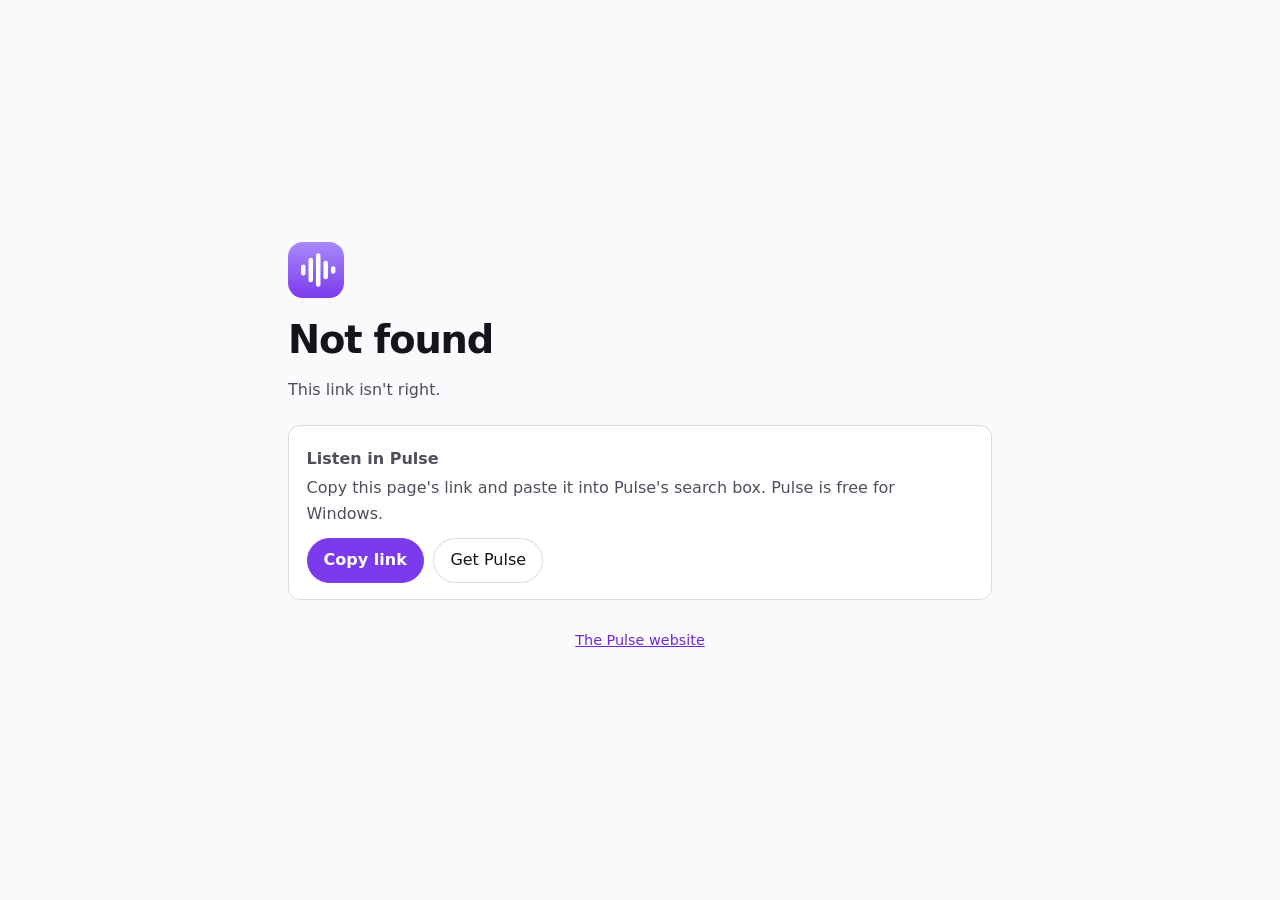
<file: p.html>
<!doctype html>
<html lang="en">
<head>
<meta charset="utf-8">
<script>try{var t=localStorage.getItem("pulse-theme");document.documentElement.dataset.theme=t||(matchMedia("(prefers-color-scheme: light)").matches?"light":"dark")}catch(e){document.documentElement.dataset.theme="dark"}</script>
<meta name="viewport" content="width=device-width, initial-scale=1">
<title>Playlist · Pulse</title>
<meta name="robots" content="noindex">
<meta name="theme-color" content="#0b0b0e">
<meta name="description" content="A playlist shared from Pulse, the free music player for Windows.">
<link rel="icon" href="favicon.ico" sizes="any">
<link rel="icon" href="img/favicon-32.png" sizes="32x32" type="image/png">
<meta property="og:site_name" content="Pulse">
<meta property="og:description" content="A playlist shared from Pulse, the free music player for Windows.">
<meta property="og:image" content="https://listen2pulse.github.io/img/social-3.png">
<meta name="twitter:card" content="summary_large_image">
<style>
:root { --bg: #0b0b0e; --surface: #16161b; --border: #2c2c36; --text: #ededf1; --muted: #a3a3b0; --accent: #7c3aed; --accent-soft: #a78bfa; color-scheme: dark; }
* { box-sizing: border-box; }
body { margin: 0; min-height: 100vh; display: grid; place-items: center; background: var(--bg); color: var(--text); font: 400 1rem/1.6 "Segoe UI Variable Text", "Segoe UI", system-ui, -apple-system, Arial, sans-serif; padding: 1.5rem; }
main { max-width: 34rem; text-align: center; }
h1 { font-size: clamp(1.8rem, 5vw, 2.4rem); letter-spacing: -.03em; margin: 1rem 0 .5rem; }
p { color: var(--muted); margin: .4rem 0; }
a { color: var(--accent-soft); }
.btn { display: inline-flex; gap: .5rem; align-items: center; margin-top: 1.4rem; padding: .85rem 1.35rem; border-radius: 999px; background: var(--accent); color: #fff; font-weight: 600; text-decoration: none; box-shadow: 0 8px 28px rgba(124, 58, 237, .35); }
.btn:hover { background: #6d28d9; }
a:focus-visible { outline: 3px solid var(--accent-soft); outline-offset: 3px; border-radius: 8px; }
.note { margin-top: 1.8rem; font-size: .9rem; }
.logo { width: 56px; height: 56px; }

/* Cursor: black arrow with a purple edge; purple over anything clickable.
   Native cursors (no script), only for mouse users. */
@media (pointer: fine) {
  html { cursor: url("data:image/svg+xml,%3Csvg xmlns='http://www.w3.org/2000/svg' width='28' height='28' viewBox='0 0 28 28'%3E%3Cpath d='M4 3v19.5l5.6-5.4 3.6 8.4 3.6-1.6-3.6-8.2H21z' fill='%230b0b0e' stroke='%23a78bfa' stroke-width='1.8' stroke-linejoin='round'/%3E%3C/svg%3E") 4 3, auto; }
  a, button, summary, label, [role="button"] { cursor: url("data:image/svg+xml,%3Csvg xmlns='http://www.w3.org/2000/svg' width='28' height='28' viewBox='0 0 28 28'%3E%3Cpath d='M4 3v19.5l5.6-5.4 3.6 8.4 3.6-1.6-3.6-8.2H21z' fill='%237c3aed' stroke='%23f5f3ff' stroke-width='1.8' stroke-linejoin='round'/%3E%3C/svg%3E") 4 3, pointer; }
}
</style>
<style>
main { max-width: 44rem; width: 100%; text-align: left; }
.top { display: flex; gap: 1.2rem; align-items: center; margin-top: 1.2rem; }
.cover { width: 132px; height: 132px; border-radius: 12px; object-fit: cover; background: var(--surface); flex: none; box-shadow: 0 10px 30px rgba(0,0,0,.4); }
.avatar { width: 112px; height: 112px; border-radius: 50%; display: grid; place-items: center; background: linear-gradient(#a78bfa, #7c3aed); font-size: 2.6rem; font-weight: 700; color: #fff; flex: none; }
.kind { text-transform: uppercase; letter-spacing: .08em; font-size: .75rem; font-weight: 600; color: var(--muted); margin: 0; }
h1 { text-align: left; margin: .2rem 0 .3rem; overflow-wrap: anywhere; }
ol { list-style: none; padding: 0; margin: 1.6rem 0 0; }
li { display: grid; grid-template-columns: 2rem 44px 1fr auto; gap: .8rem; align-items: center; padding: .45rem .5rem; border-radius: 8px; }
li:hover { background: var(--surface); }
li .n { color: var(--muted); text-align: right; font-variant-numeric: tabular-nums; }
li img, li .ph { width: 44px; height: 44px; border-radius: 6px; object-fit: cover; background: var(--surface); }
li .t { min-width: 0; }
li .t b, li .t span { display: block; white-space: nowrap; overflow: hidden; text-overflow: ellipsis; }
li .t span, li .d { color: var(--muted); font-size: .9rem; }
.cards { display: grid; grid-template-columns: repeat(auto-fill, minmax(150px, 1fr)); gap: 1rem; margin-top: 1.2rem; }
.card { display: block; text-decoration: none; color: var(--text); background: var(--surface); padding: .7rem; border-radius: 12px; }
.card img, .card .ph { width: 100%; aspect-ratio: 1; border-radius: 8px; object-fit: cover; background: var(--border); display: block; }
.card b { display: block; margin-top: .5rem; overflow-wrap: anywhere; }
.card span { color: var(--muted); font-size: .85rem; }
.open { margin-top: 1.4rem; padding: 1rem 1.1rem; border: 1px solid var(--border); border-radius: 12px; background: var(--surface); }
.open p { margin: .25rem 0; }
.open .row { display: flex; gap: .6rem; flex-wrap: wrap; margin-top: .7rem; }
.open button, .open a.b { font: inherit; padding: .55rem 1rem; border-radius: 999px; border: 1px solid var(--border); background: transparent; color: var(--text); text-decoration: none; }
.open .main { background: var(--accent); border-color: var(--accent); color: #fff; font-weight: 600; }
.center { text-align: center; }
html[data-theme="light"] .avatar { color: #fff; }
</style>
<link rel="stylesheet" href="site.css">
<script defer src="stats.js"></script>
</head>
<body>
<main>
  <a href="./" aria-label="Pulse website"><svg class="logo" viewBox="0 0 30 30" aria-hidden="true"><defs><linearGradient id="g" x1="0" y1="0" x2="0" y2="1"><stop offset="0" stop-color="#a78bfa"/><stop offset="1" stop-color="#7c3aed"/></linearGradient></defs><rect width="30" height="30" rx="8" fill="url(#g)"/><g fill="#fff"><rect x="7" y="12" width="2.4" height="6" rx="1.2"/><rect x="11" y="8.5" width="2.4" height="13" rx="1.2"/><rect x="15" y="6" width="2.4" height="18" rx="1.2"/><rect x="19" y="10" width="2.4" height="10" rx="1.2"/><rect x="23" y="13" width="2.4" height="4" rx="1.2"/></g></svg></a>
  <div id="page" aria-live="polite"><p>Loading…</p></div>
  <div class="open">
    <p><b>Listen in Pulse</b></p>
    <p>Copy this page's link and paste it into Pulse's search box. Pulse is free for Windows.</p>
    <div class="row"><button class="main" id="copy" type="button">Copy link</button><a class="b" href="download/">Get Pulse</a></div>
  </div>
  <p class="note center"><a href="./">The Pulse website</a></p>
</main>
<script src="share.js"></script>
<script>PulseShare.playlist();</script>
<script src="site.js" defer></script>
</body>
</html>
</file>
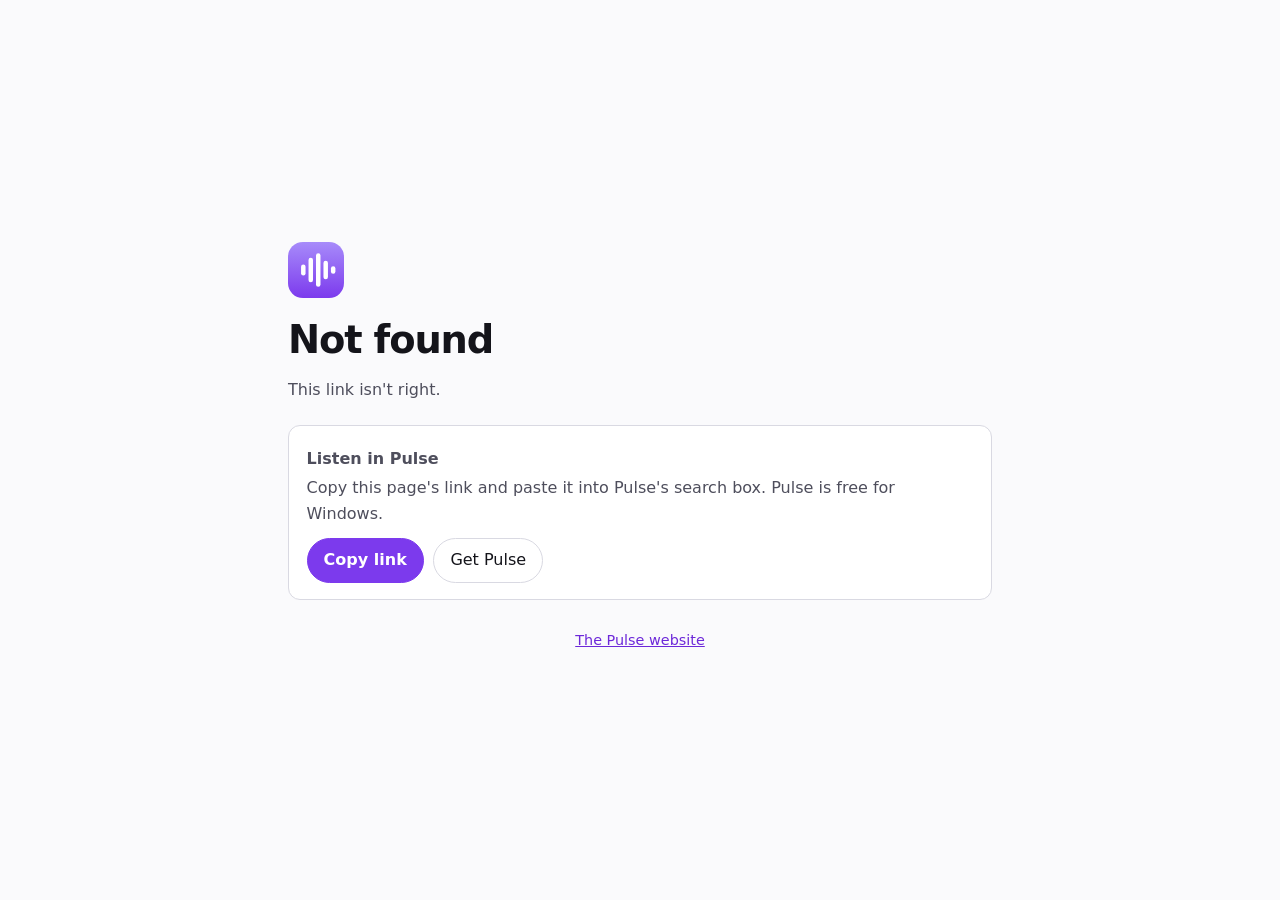
<file: u.html>
<!doctype html>
<html lang="en">
<head>
<meta charset="utf-8">
<script>try{var t=localStorage.getItem("pulse-theme");document.documentElement.dataset.theme=t||(matchMedia("(prefers-color-scheme: light)").matches?"light":"dark")}catch(e){document.documentElement.dataset.theme="dark"}</script>
<meta name="viewport" content="width=device-width, initial-scale=1">
<title>Profile · Pulse</title>
<meta name="robots" content="noindex">
<meta name="theme-color" content="#0b0b0e">
<meta name="description" content="A profile on Pulse, the free music player for Windows.">
<link rel="icon" href="favicon.ico" sizes="any">
<link rel="icon" href="img/favicon-32.png" sizes="32x32" type="image/png">
<meta property="og:site_name" content="Pulse">
<meta property="og:description" content="A profile on Pulse, the free music player for Windows.">
<meta property="og:image" content="https://listen2pulse.github.io/img/social-3.png">
<meta name="twitter:card" content="summary_large_image">
<style>
:root { --bg: #0b0b0e; --surface: #16161b; --border: #2c2c36; --text: #ededf1; --muted: #a3a3b0; --accent: #7c3aed; --accent-soft: #a78bfa; color-scheme: dark; }
* { box-sizing: border-box; }
body { margin: 0; min-height: 100vh; display: grid; place-items: center; background: var(--bg); color: var(--text); font: 400 1rem/1.6 "Segoe UI Variable Text", "Segoe UI", system-ui, -apple-system, Arial, sans-serif; padding: 1.5rem; }
main { max-width: 34rem; text-align: center; }
h1 { font-size: clamp(1.8rem, 5vw, 2.4rem); letter-spacing: -.03em; margin: 1rem 0 .5rem; }
p { color: var(--muted); margin: .4rem 0; }
a { color: var(--accent-soft); }
.btn { display: inline-flex; gap: .5rem; align-items: center; margin-top: 1.4rem; padding: .85rem 1.35rem; border-radius: 999px; background: var(--accent); color: #fff; font-weight: 600; text-decoration: none; box-shadow: 0 8px 28px rgba(124, 58, 237, .35); }
.btn:hover { background: #6d28d9; }
a:focus-visible { outline: 3px solid var(--accent-soft); outline-offset: 3px; border-radius: 8px; }
.note { margin-top: 1.8rem; font-size: .9rem; }
.logo { width: 56px; height: 56px; }

/* Cursor: black arrow with a purple edge; purple over anything clickable.
   Native cursors (no script), only for mouse users. */
@media (pointer: fine) {
  html { cursor: url("data:image/svg+xml,%3Csvg xmlns='http://www.w3.org/2000/svg' width='28' height='28' viewBox='0 0 28 28'%3E%3Cpath d='M4 3v19.5l5.6-5.4 3.6 8.4 3.6-1.6-3.6-8.2H21z' fill='%230b0b0e' stroke='%23a78bfa' stroke-width='1.8' stroke-linejoin='round'/%3E%3C/svg%3E") 4 3, auto; }
  a, button, summary, label, [role="button"] { cursor: url("data:image/svg+xml,%3Csvg xmlns='http://www.w3.org/2000/svg' width='28' height='28' viewBox='0 0 28 28'%3E%3Cpath d='M4 3v19.5l5.6-5.4 3.6 8.4 3.6-1.6-3.6-8.2H21z' fill='%237c3aed' stroke='%23f5f3ff' stroke-width='1.8' stroke-linejoin='round'/%3E%3C/svg%3E") 4 3, pointer; }
}
</style>
<style>
main { max-width: 44rem; width: 100%; text-align: left; }
.top { display: flex; gap: 1.2rem; align-items: center; margin-top: 1.2rem; }
.cover { width: 132px; height: 132px; border-radius: 12px; object-fit: cover; background: var(--surface); flex: none; box-shadow: 0 10px 30px rgba(0,0,0,.4); }
.avatar { width: 112px; height: 112px; border-radius: 50%; display: grid; place-items: center; background: linear-gradient(#a78bfa, #7c3aed); font-size: 2.6rem; font-weight: 700; color: #fff; flex: none; }
.badge { display: inline-flex; align-items: center; gap: .35em; margin: .2rem 0 .4rem; padding: .2rem .65rem; border-radius: 999px; font-size: .8rem; font-weight: 600; color: #fbbf24; background: rgba(251, 191, 36, .1); border: 1px solid rgba(251, 191, 36, .35); }
.kind { text-transform: uppercase; letter-spacing: .08em; font-size: .75rem; font-weight: 600; color: var(--muted); margin: 0; }
h1 { text-align: left; margin: .2rem 0 .3rem; overflow-wrap: anywhere; }
ol { list-style: none; padding: 0; margin: 1.6rem 0 0; }
li { display: grid; grid-template-columns: 2rem 44px 1fr auto; gap: .8rem; align-items: center; padding: .45rem .5rem; border-radius: 8px; }
li:hover { background: var(--surface); }
li .n { color: var(--muted); text-align: right; font-variant-numeric: tabular-nums; }
li img, li .ph { width: 44px; height: 44px; border-radius: 6px; object-fit: cover; background: var(--surface); }
li .t { min-width: 0; }
li .t b, li .t span { display: block; white-space: nowrap; overflow: hidden; text-overflow: ellipsis; }
li .t span, li .d { color: var(--muted); font-size: .9rem; }
.cards { display: grid; grid-template-columns: repeat(auto-fill, minmax(150px, 1fr)); gap: 1rem; margin-top: 1.2rem; }
.card { display: block; text-decoration: none; color: var(--text); background: var(--surface); padding: .7rem; border-radius: 12px; }
.card img, .card .ph { width: 100%; aspect-ratio: 1; border-radius: 8px; object-fit: cover; background: var(--border); display: block; }
.card b { display: block; margin-top: .5rem; overflow-wrap: anywhere; }
.card span { color: var(--muted); font-size: .85rem; }
.open { margin-top: 1.4rem; padding: 1rem 1.1rem; border: 1px solid var(--border); border-radius: 12px; background: var(--surface); }
.open p { margin: .25rem 0; }
.open .row { display: flex; gap: .6rem; flex-wrap: wrap; margin-top: .7rem; }
.open button, .open a.b { font: inherit; padding: .55rem 1rem; border-radius: 999px; border: 1px solid var(--border); background: transparent; color: var(--text); text-decoration: none; }
.open .main { background: var(--accent); border-color: var(--accent); color: #fff; font-weight: 600; }
.center { text-align: center; }
html[data-theme="light"] .avatar { color: #fff; }
img.avatar { object-fit: cover; background: #1d1b26; }
</style>
<link rel="stylesheet" href="site.css">
<script defer src="stats.js"></script>
</head>
<body>
<main>
  <a href="./" aria-label="Pulse website"><svg class="logo" viewBox="0 0 30 30" aria-hidden="true"><defs><linearGradient id="g" x1="0" y1="0" x2="0" y2="1"><stop offset="0" stop-color="#a78bfa"/><stop offset="1" stop-color="#7c3aed"/></linearGradient></defs><rect width="30" height="30" rx="8" fill="url(#g)"/><g fill="#fff"><rect x="7" y="12" width="2.4" height="6" rx="1.2"/><rect x="11" y="8.5" width="2.4" height="13" rx="1.2"/><rect x="15" y="6" width="2.4" height="18" rx="1.2"/><rect x="19" y="10" width="2.4" height="10" rx="1.2"/><rect x="23" y="13" width="2.4" height="4" rx="1.2"/></g></svg></a>
  <div id="page" aria-live="polite"><p>Loading…</p></div>
  <div class="open">
    <p><b>Listen in Pulse</b></p>
    <p>Copy this page's link and paste it into Pulse's search box. Pulse is free for Windows.</p>
    <div class="row"><button class="main" id="copy" type="button">Copy link</button><a class="b" href="download/">Get Pulse</a></div>
  </div>
  <p class="note center"><a href="./">The Pulse website</a></p>
</main>
<script src="share.js"></script>
<script>PulseShare.profile();</script>
<script src="site.js" defer></script>
</body>
</html>
</file>
<file: site.css>
/* Shared by every page: the floating menu (with its phone version), the light theme,
   and the scroll-in motion. The theme is set on <html data-theme> before the page
   draws (a small script in each page's <head>), so there's no flash. */

/* ---------- Floating menu ---------- */
header.top { position: sticky; top: 0; z-index: 10; padding: .8rem 0; pointer-events: none; background: none; border: 0; backdrop-filter: none; }
.nav { position: relative; pointer-events: auto; display: flex; align-items: center; gap: 1rem; width: min(100% - 1.5rem, 980px); height: auto; margin-inline: auto; padding: .45rem .45rem .45rem 1rem; background: rgba(19, 19, 24, .86); border: 1px solid var(--border); border-radius: 999px; box-shadow: 0 10px 40px rgba(0, 0, 0, .35); }
@supports (backdrop-filter: blur(10px)) { .nav { background: rgba(19, 19, 24, .66); backdrop-filter: blur(10px) saturate(140%); } }
.brand { display: flex; align-items: center; gap: .55rem; color: var(--text); text-decoration: none; font-weight: 700; font-size: 1.08rem; letter-spacing: -.01em; }
.brand svg { width: 26px; height: 26px; }
.brand small { color: var(--muted); font-weight: 500; font-size: .92rem; }
html { scroll-padding-top: 90px; }
.nav nav { margin-inline: auto; }
.nav ul { display: flex; gap: .2rem; list-style: none; margin: 0; padding: 0; }
.nav ul a { display: block; padding: .45rem .8rem; border-radius: 999px; color: var(--muted); text-decoration: none; font-size: .93rem; }
.nav ul a:hover, .nav ul a[aria-current] { color: var(--text); background: var(--surface-2); }
.nav .btn { padding: .6rem 1.05rem; font-size: .9rem; margin: 0; box-shadow: none; }

/* Round icon buttons in the menu: theme switch and (on phones) the menu */
.nav-icon { flex: none; display: grid; place-items: center; width: 38px; height: 38px; border-radius: 50%; border: 1px solid transparent; background: none; color: var(--muted); }
.nav-icon:hover { color: var(--text); background: var(--surface-2); }
.nav-icon:focus-visible { outline: 3px solid var(--accent-soft); outline-offset: 2px; }
.nav-icon svg { width: 19px; height: 19px; }
.account-btn { text-decoration: none; }
.account-btn.signed-in { background: var(--surface-2); border-color: var(--border); color: var(--text); font-weight: 700; font-size: .95rem; }
.account-btn.signed-in:hover { color: var(--text); border-color: var(--muted); }
.nav-icon .sun { display: none; }
[data-theme="light"] .nav-icon .sun { display: block; }
[data-theme="light"] .nav-icon .moon { display: none; }
.menu-btn { display: none; }
.menu-btn .i-close, .menu-btn[aria-expanded="true"] .i-open { display: none; }
.menu-btn[aria-expanded="true"] .i-close { display: inline; }

/* Phone: the links move into a panel under the menu */
.menu-panel { position: absolute; left: 0; right: 0; top: calc(100% + .5rem); display: grid; gap: .2rem; padding: .5rem; background: var(--surface); border: 1px solid var(--border); border-radius: 20px; box-shadow: 0 24px 60px rgba(0, 0, 0, .45); }
.menu-panel[hidden] { display: none; }
.menu-panel a { display: block; padding: .8rem 1rem; border-radius: 12px; color: var(--text); text-decoration: none; font-size: 1rem; }
.menu-panel a:hover, .menu-panel a:focus-visible { background: var(--surface-2); outline: none; }
.menu-panel .btn { justify-content: center; margin-top: .3rem; }
@media (max-width: 760px) {
  .nav nav { display: none; }
  .menu-btn { display: grid; }
  .nav .theme-btn { margin-left: auto; }
  .nav > .btn { padding: .55rem .9rem; }
}
@media (max-width: 440px) { .nav { gap: .35rem; } .nav > .btn { padding: .55rem .8rem; font-size: .85rem; } }
@media (max-width: 380px) { .nav > .btn { display: none; } }
@media all {
  .menu-panel:not([hidden]) { animation: menu-in .18s ease-out; }
  @keyframes menu-in { from { opacity: 0; transform: translateY(-6px); } }
}

/* ---------- Light theme (Pulse's own Default Light colors) ---------- */
html[data-theme="light"] {
  --bg: #fafafc; --bg-2: #f3f3f7; --surface: #ffffff; --surface-2: #ececf2; --border: #d9d9e2;
  --text: #14141a; --muted: #4e4e5c; --accent: #7c3aed; --accent-soft: #6d28d9;
  color-scheme: light;
}
[data-theme="light"] .nav { background: rgba(255, 255, 255, .82); box-shadow: 0 10px 40px rgba(20, 20, 40, .1); }
@supports (backdrop-filter: blur(10px)) { [data-theme="light"] .nav { background: rgba(255, 255, 255, .7); } }
[data-theme="light"] .menu-panel { box-shadow: 0 24px 60px rgba(20, 20, 40, .16); }
[data-theme="light"] .window { box-shadow: 0 30px 80px rgba(30, 20, 60, .18); }
[data-theme="light"] .window-bar i { background: #cfcfd8; }
[data-theme="light"] .download .box { background: radial-gradient(120% 140% at 50% 0%, rgba(124, 58, 237, .14), #ffffff 60%); }
[data-theme="light"] .meter, [data-theme="light"] .d-app { box-shadow: 0 40px 100px -30px rgba(30, 20, 60, .25); }
[data-theme="light"] .spark { background-image: linear-gradient(rgba(20, 20, 40, .08) 1px, transparent 1px); }
[data-theme="light"] .perf .copy small, [data-theme="light"] .d-hint, [data-theme="light"] .metric h3, [data-theme="light"] .spark .axis { color: #646472; }
[data-theme="light"] .ask-fab { background: #ffffff; color: #14141a; border-color: #d9d9e2; box-shadow: 0 8px 24px rgba(20, 20, 40, .12); }
@media (min-width: 1100px) { [data-theme="light"] .hero .window { box-shadow: -40px 40px 90px rgba(30, 20, 60, .18), -10px 0 60px rgba(124, 58, 237, .12); } }
/* Docs */
[data-theme="light"] article p, [data-theme="light"] article li, [data-theme="light"] td { color: #33333d; }
[data-theme="light"] .callout { background: #ffffff; }
[data-theme="light"] .flow li::before { background: var(--surface-2); }
/* Switching themes fades instead of snapping */
html.theme-fade, html.theme-fade * { transition: background-color .3s ease, color .3s ease, border-color .3s ease !important; }

/* ---------- Scroll-in motion ---------- */
@media all {
  html.motion .reveal { opacity: 0; transform: translateY(22px); transition: opacity .7s cubic-bezier(.2, .7, .2, 1) var(--d, 0s), transform .7s cubic-bezier(.2, .7, .2, 1) var(--d, 0s); }
  html.motion .reveal.in { opacity: 1; transform: none; }
}

/* Launch video in What's new */
.launch { position: relative; margin: 0 0 1rem; }
.launch video { display: block; width: 100%; aspect-ratio: 16 / 9; border-radius: 12px; background: #0b0b0e; cursor: pointer; }
.launch-sound { position: absolute; right: .6rem; top: .6rem; width: 38px; height: 38px; border-radius: 50%; border: 1px solid rgba(255,255,255,.25); background: rgba(11,11,14,.65); color: #fff; display: grid; place-items: center; backdrop-filter: blur(6px); }
.launch-sound:hover { background: rgba(124,58,237,.85); }
.launch-sound .i-on, .launch-sound.on .i-off { display: none; }
.launch-sound.on .i-on { display: block; }
.launch figcaption { margin-top: .4rem; font-size: .78rem; color: var(--muted); }
[data-theme="light"] .ask-fab:hover { background: #f3f3f7; border-color: #b9b9c6; }

/* ---------- Smooth movement ---------- */
/* Lenis does the smooth scrolling where it runs (smooth.js); the browser's own would fight it. */
html.lenis { scroll-behavior: auto !important; }
/* Pages cross-fade into each other (browsers that support it), unless motion is reduced. */
@media all {
  @view-transition { navigation: auto; }
  ::view-transition-old(root) { animation: .22s cubic-bezier(.4, 0, 1, 1) both vt-out; }
  ::view-transition-new(root) { animation: .32s cubic-bezier(.2, .7, .2, 1) both vt-in; }
  @keyframes vt-out { to { opacity: 0; } }
  @keyframes vt-in { from { opacity: 0; transform: translateY(8px); } }
}
</file>
<file: vendor/lenis.css>
html.lenis,
html.lenis body {
  height: auto;
}

.lenis:not(.lenis-autoToggle).lenis-stopped {
  overflow: clip;
}

.lenis [data-lenis-prevent],
.lenis [data-lenis-prevent-wheel],
.lenis [data-lenis-prevent-touch],
.lenis [data-lenis-prevent-vertical],
.lenis [data-lenis-prevent-horizontal] {
  overscroll-behavior: contain;
}

.lenis.lenis-smooth iframe {
  pointer-events: none;
}

.lenis.lenis-autoToggle {
  transition-property: overflow;
  transition-duration: 1ms;
  transition-behavior: allow-discrete;
}
</file>
